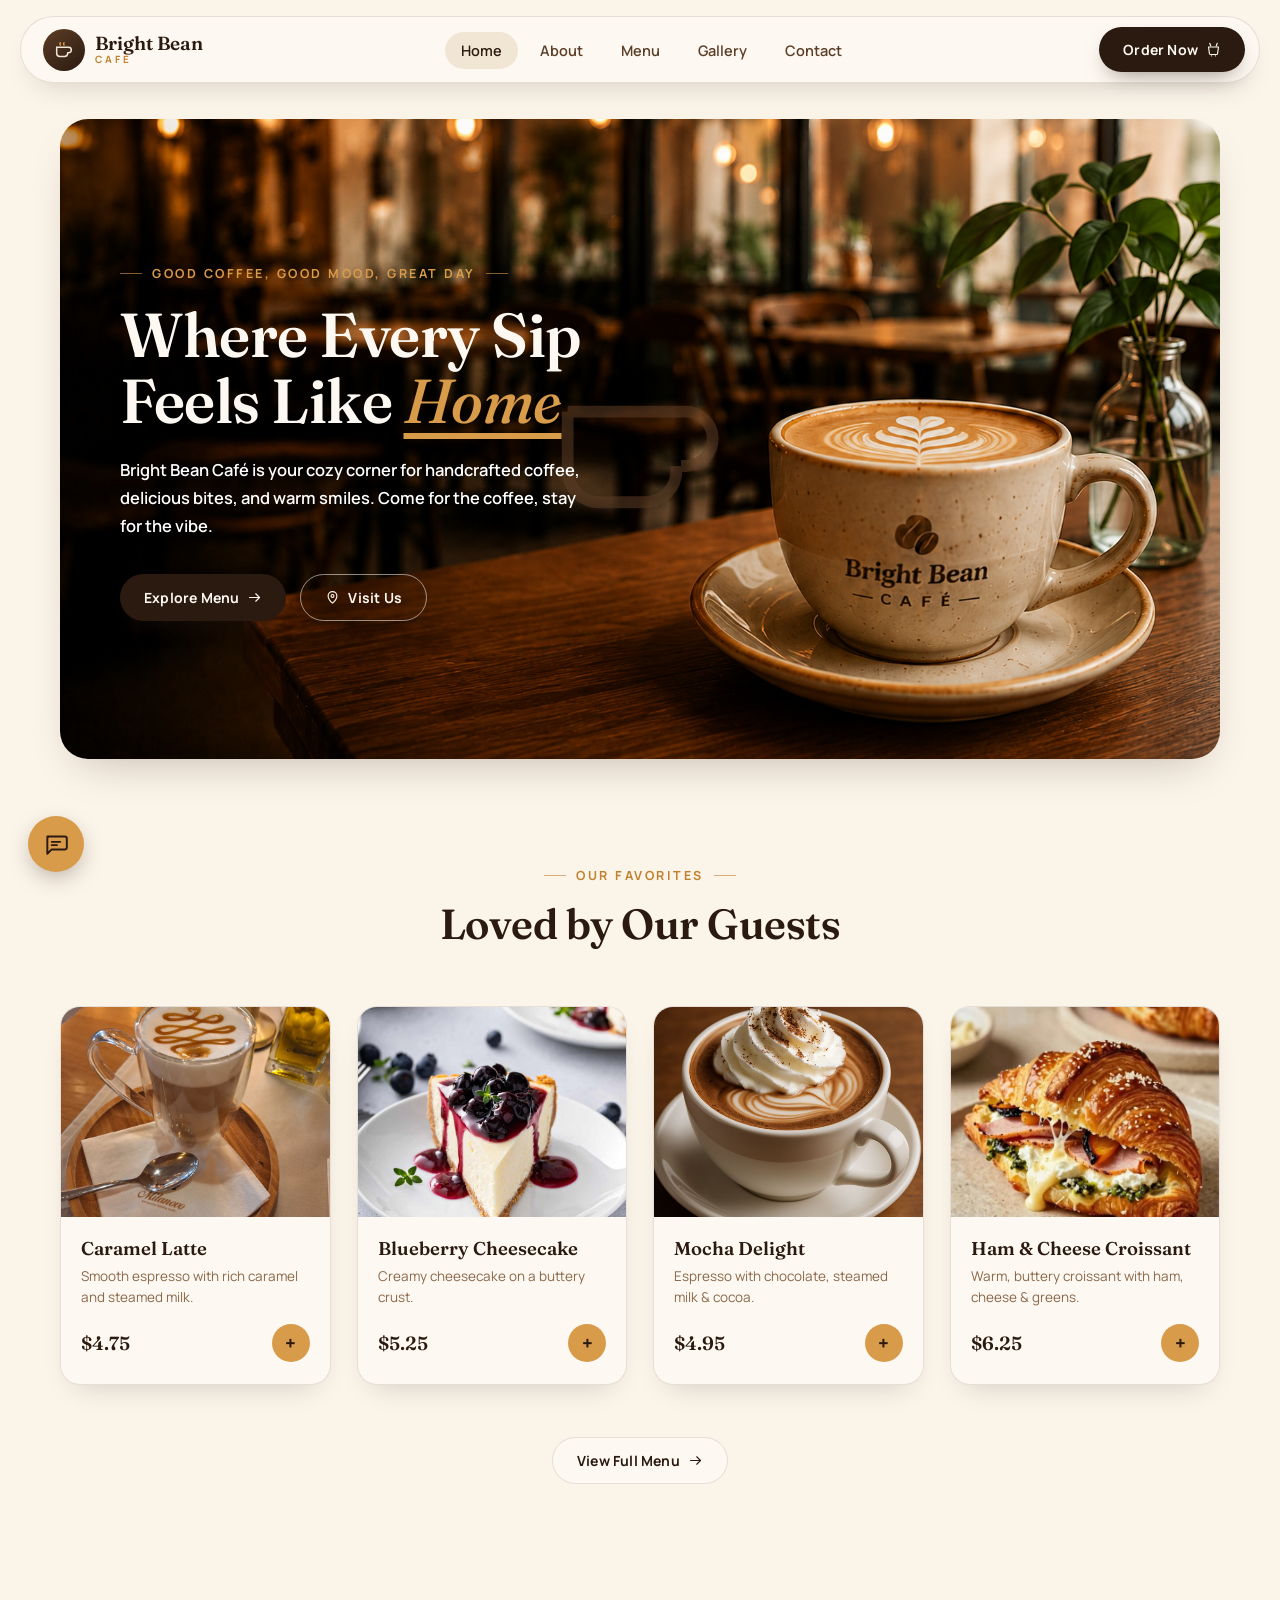
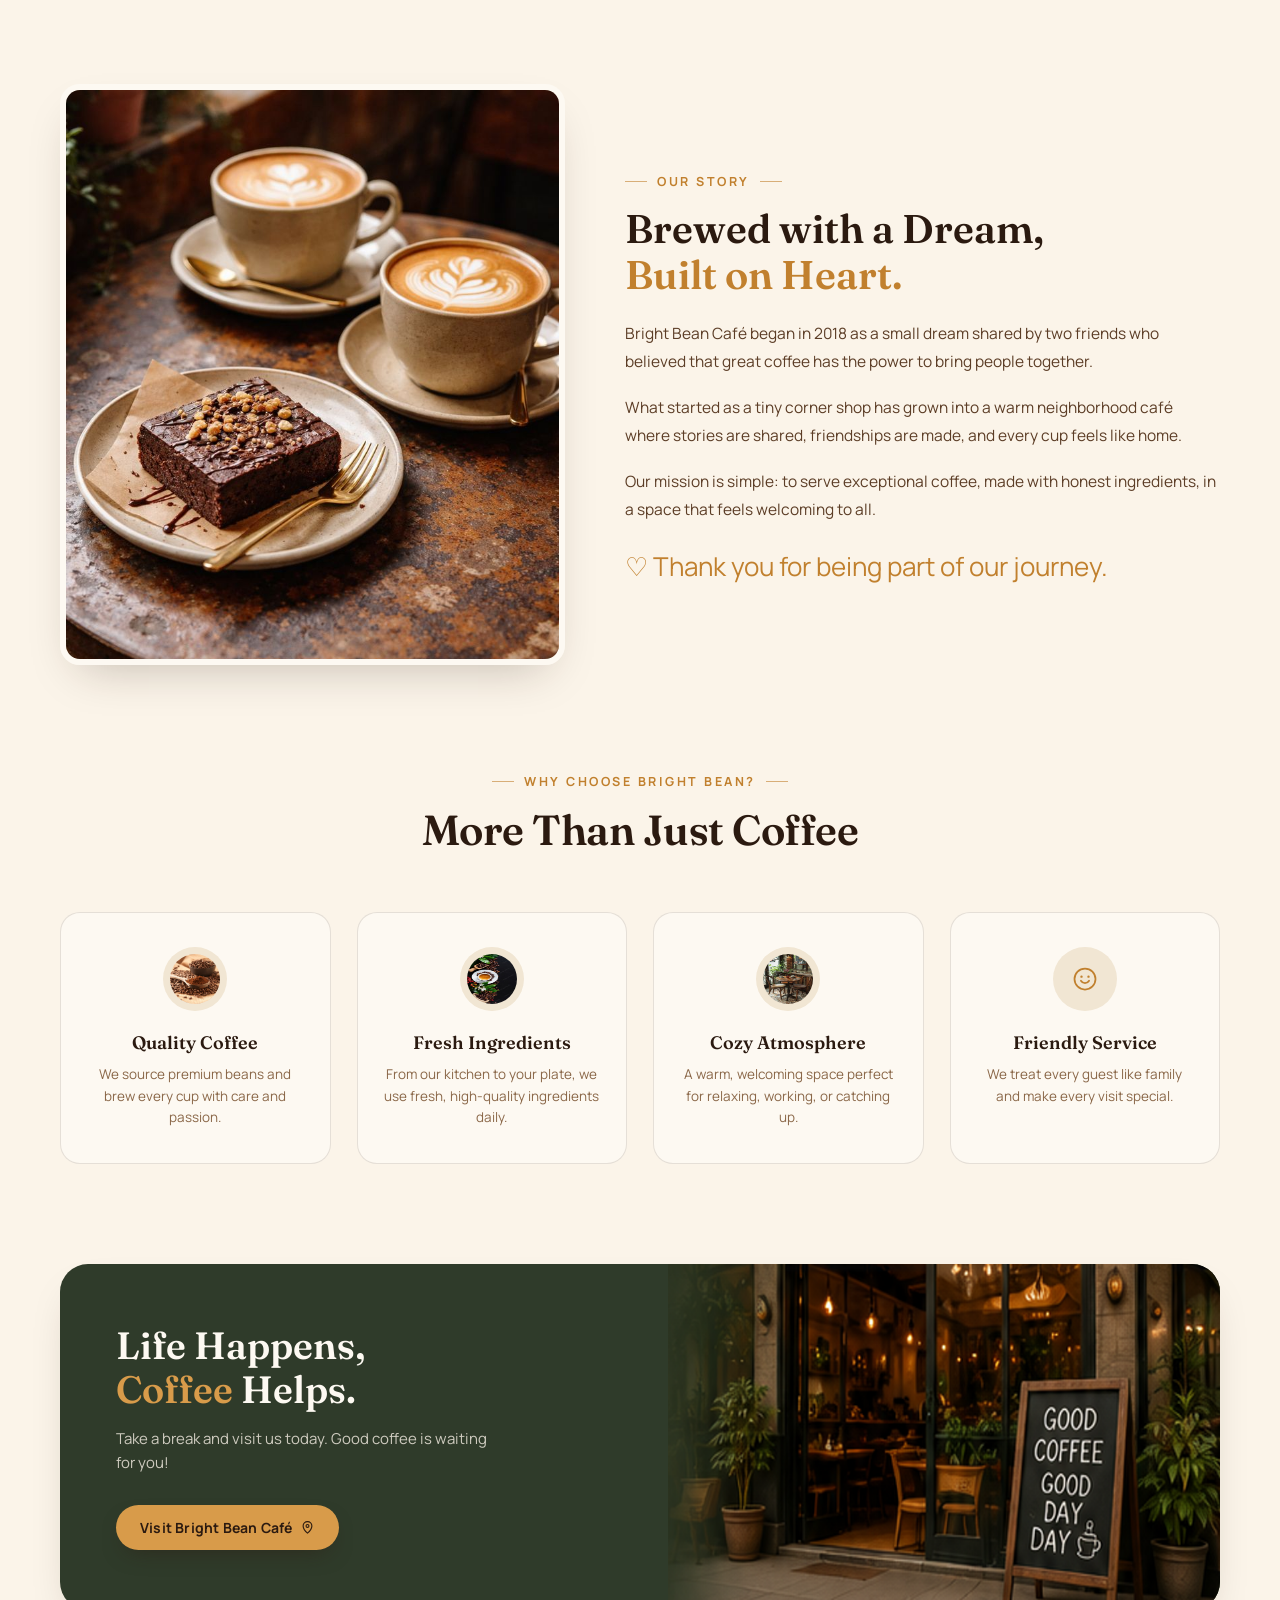
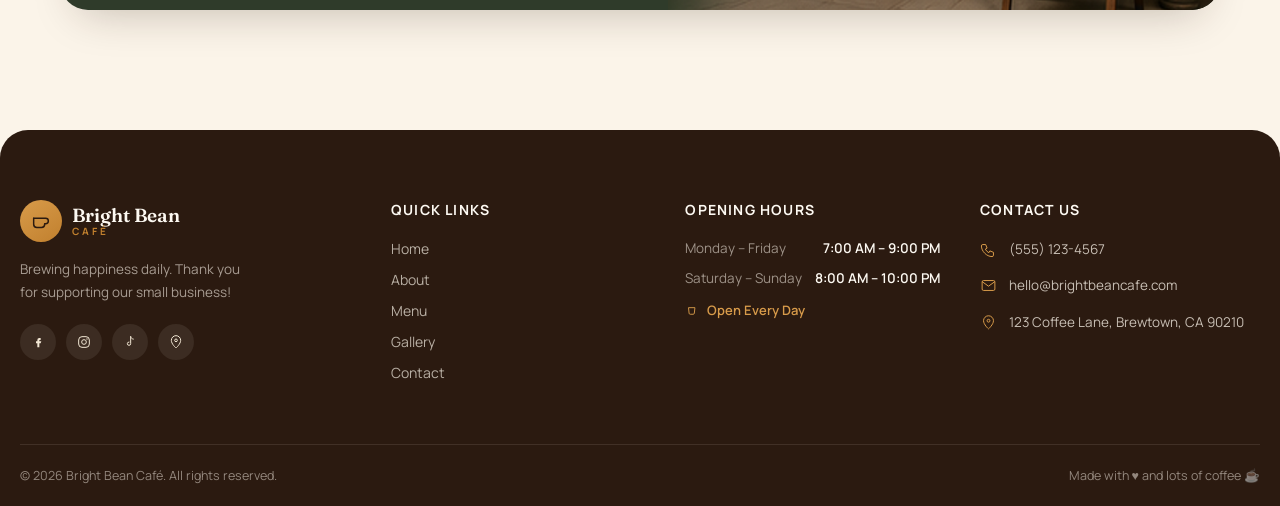
<file: index.html>
<!DOCTYPE html>
<html lang="en">
<head>
<meta charset="UTF-8">
<meta name="viewport" content="width=device-width, initial-scale=1.0">
<title>Bright Bean Café — Where Every Sip Feels Like Home</title>
<link rel="preconnect" href="https://fonts.googleapis.com">
<link href="https://fonts.googleapis.com/css2?family=Fraunces:ital,opsz,wght@0,9..144,300;0,9..144,500;0,9..144,600;0,9..144,700;1,9..144,500&family=Manrope:wght@400;500;600;700;800&display=swap" rel="stylesheet">
<style>

/* ============================================
   IMAGE SLOTS — where to drop in your photos
   ------------------------------------------------
   Every image lives inside a <div class="ph"> block.
   To add your own photo, just replace the empty
   background-image comment for that #id in the CSS
   section marked "IMAGE HOOKS" near the bottom,
   e.g.  #ph-hero { background-image:url('hero.jpg'); }
   Until then, each slot shows a soft placeholder so
   the layout stays intact.
   ============================================ */

:root{
  --cream:        #FBF4E9;
  --cream-soft:    #FDF9F2;
  --beige:        #F1E6D3;
  --coffee-950:   #2B1A10;
  --coffee-900:   #3B2415;
  --coffee-700:   #5C3D26;
  --coffee-500:   #8A6748;
  --caramel:      #D89B4A;
  --caramel-dark: #C1802E;
  --green:        #2F3B2A;
  --green-soft:   #4B5B41;
  --line:         rgba(59,36,21,0.12);
  --shadow-soft:  0 20px 45px -20px rgba(43,26,16,0.28);
  --shadow-card:  0 14px 30px -16px rgba(43,26,16,0.22);
  --radius-lg:    28px;
  --radius-md:    20px;
  --radius-sm:    14px;
  --font-display: "Fraunces", Georgia, serif;
  --font-body:    "Manrope", sans-serif;
}

*{ box-sizing:border-box; margin:0; padding:0; }
html{ scroll-behavior:smooth; }
body{
  font-family:var(--font-body);
  color:var(--coffee-950);
  background:var(--cream);
  -webkit-font-smoothing:antialiased;
  overflow-x:hidden;
}
img{ max-width:100%; display:block; }
a{ color:inherit; text-decoration:none; }
button{ font-family:inherit; cursor:pointer; border:none; }
ul{ list-style:none; }
.wrap{ max-width:1240px; margin:0 auto; padding:0 40px; }

/* eyebrow label */
.eyebrow{
  display:inline-flex; align-items:center; gap:10px;
  font-family:var(--font-body); font-weight:700; font-size:12.5px;
  letter-spacing:2.5px; text-transform:uppercase; color:var(--caramel-dark);
}
.eyebrow::before, .eyebrow::after{ content:""; width:22px; height:1px; background:var(--caramel-dark); opacity:.6; }

/* placeholder image styling (shared by all slots) */
.ph{
  position:relative;
  display:flex; align-items:center; justify-content:center;
  background:
    repeating-linear-gradient(135deg, rgba(59,36,21,0.05) 0 2px, transparent 2px 14px),
    linear-gradient(160deg, #EFE1CB, #E4D2B4);
  color:var(--coffee-700);
  background-size:cover; background-position:center;
  overflow:hidden;
}
 
.ph svg{ width:34%; height:34%; opacity:.55; }

/* ============ NAVBAR ============ */
.navbar{
  position:sticky; top:0; z-index:100;
  padding:16px 0;
}
.navbar .wrap{
  display:flex; align-items:center; justify-content:space-between;
  background:rgba(253,249,242,0.9);
  backdrop-filter:blur(14px);
  border:1px solid var(--line);
  border-radius:100px;
  padding:10px 14px 10px 22px;
  box-shadow:var(--shadow-card);
}
.logo{ display:flex; align-items:center; gap:10px; }
.logo-mark{
  width:42px; height:42px; border-radius:50%;
  background:linear-gradient(145deg, var(--coffee-700), var(--coffee-950));
  display:flex; align-items:center; justify-content:center;
  flex-shrink:0;
}
.logo-mark svg{ width:22px; height:22px; }
.logo-text{ line-height:1.05; }
.logo-text .brand{
  font-family:var(--font-display); font-weight:600; font-size:19px; color:var(--coffee-950);
}
.logo-text .sub{
  font-size:10px; letter-spacing:3px; color:var(--caramel-dark); font-weight:700;
}

.nav-links{ display:flex; align-items:center; gap:6px; }
.nav-links a{
  font-size:14.5px; font-weight:600; color:var(--coffee-700);
  padding:9px 16px; border-radius:100px; position:relative;
  transition:color .2s ease, background .2s ease;
}
.nav-links a:hover{ color:var(--coffee-950); background:var(--beige); }
.nav-links a.active{ color:var(--coffee-950); background:var(--beige); }

.btn{
  display:inline-flex; align-items:center; justify-content:center; gap:8px;
  font-weight:700; font-size:14px; letter-spacing:.2px;
  border-radius:100px; padding:13px 24px;
  transition:transform .25s ease, box-shadow .25s ease, background .25s ease, color .25s ease;
  white-space:nowrap;
}
.btn-primary{
  background:var(--coffee-950); color:var(--cream-soft);
  box-shadow:0 10px 22px -10px rgba(43,26,16,0.55);
}
.btn-primary:hover{ transform:translateY(-2px); box-shadow:0 16px 28px -12px rgba(43,26,16,0.6); }
.btn-outline{
  background:var(--cream-soft); color:var(--coffee-950); border:1.5px solid var(--line);
}
.btn-outline:hover{ background:var(--coffee-950); color:var(--cream-soft); transform:translateY(-2px); }
.btn-ghost{
  background:transparent; color:var(--cream-soft); border:1.5px solid rgba(251,244,233,0.55);
}
.btn-ghost:hover{ background:rgba(251,244,233,0.15); }

.nav-cta{ display:flex; align-items:center; gap:10px; }
.burger{
  display:none; width:42px; height:42px; border-radius:50%;
  background:var(--coffee-950); align-items:center; justify-content:center;
  flex-direction:column; gap:4px;
}
.burger span{ width:16px; height:2px; background:var(--cream); border-radius:2px; }

/* ============ HERO ============ */
.hero{ padding:20px 0 0; }
.hero-inner{
  position:relative;
  border-radius:var(--radius-lg);
  overflow:hidden;
  min-height:640px;
  display:flex; align-items:center;
  padding:70px 60px;
  box-shadow:var(--shadow-soft);
}
.hero-inner .ph{ position:absolute; inset:0; z-index:-1;
  background: url("Images2/hero-back2.png");
  background-size: cover;
 }
 
.hero-content{ position:relative; z-index:2; max-width:600px; color:var(--cream-soft); }
.hero .eyebrow{ color:var(--caramel); }
.hero .eyebrow::before, .hero .eyebrow::after{ background:var(--caramel); }
.hero h1{
  font-family:var(--font-display); font-weight:600;
  font-size:clamp(40px, 5.4vw, 62px); line-height:1.06;
  margin:20px 0 22px; letter-spacing:-0.5px;
}
.hero h1 em{ font-style:italic; color:var(--caramel); font-weight:500; text-decoration:underline; text-decoration-color: var(--caramel); text-underline-offset:10px; }
.hero p{
  font-size:16.5px; line-height:1.7; color: white;
  font-weight: 600;
  max-width:460px; margin-bottom:34px;
}
.hero-actions{ display:flex; gap:14px; flex-wrap:wrap; }

/* ============ SECTION HEADERS ============ */
.section{ padding:100px 0; }
.section-head{ text-align:center; max-width:600px; margin:0 auto 56px; }
.section-head h2{
  font-family:var(--font-display); font-weight:600;
  font-size:clamp(30px, 4vw, 42px); margin-top:14px; letter-spacing:-.5px;
}

/* ============ FAVORITES / MENU CARDS ============ */
.card-grid{
  display:grid; grid-template-columns:repeat(4, 1fr); gap:26px;
}
.food-card{
  background:var(--cream-soft); border-radius:var(--radius-md);
  overflow:hidden; border:1px solid var(--line);
  box-shadow:var(--shadow-card);
  transition:transform .35s ease, box-shadow .35s ease;
}
.food-card:hover{ transform:translateY(-8px); box-shadow:0 26px 40px -20px rgba(43,26,16,0.32); }
.food-card .ph{ height:210px; }
.food-card-body{ padding:20px 20px 22px; }
.food-card-body h3{
  font-family:var(--font-display); font-weight:600; font-size:18.5px; margin-bottom:6px;
}
.food-card-body p{
  font-size:13.5px; color:var(--coffee-500); line-height:1.55; min-height:40px;
}
.food-card-foot{
  display:flex; align-items:center; justify-content:space-between; margin-top:16px;
}
.price{ font-family:var(--font-display); font-weight:600; font-size:19px; color:var(--coffee-950); }
.add-btn{
  width:38px; height:38px; border-radius:50%;
  background:var(--caramel); color:var(--coffee-950); font-size:19px; font-weight:800;
  display:flex; align-items:center; justify-content:center;
  transition:transform .2s ease, background .2s ease;
}
.add-btn:hover{ background:var(--coffee-950); color:var(--caramel); transform:scale(1.08) rotate(90deg); }

.section-cta{ text-align:center; margin-top:52px; }

/* ============ STORY SECTION ============ */
.story{
  display:grid; grid-template-columns:0.85fr 1fr; gap:60px; align-items:center;
}
.story .ph{
  aspect-ratio:4/4.6; border-radius:var(--radius-md);
  box-shadow:var(--shadow-soft); border:6px solid var(--cream-soft);
}
.story-text h2{
  font-family:var(--font-display); font-weight:600;
  font-size:clamp(28px, 3.4vw, 40px); line-height:1.15; margin:16px 0 22px;
}
.story-text h2 em{ font-style:normal; color:var(--caramel-dark); display:block; }
.story-text p{ font-size:15.5px; line-height:1.8; color:var(--coffee-700); margin-bottom:18px; }
.story-signoff{
  font-family:var(--font-script); font-size:26px; color:var(--caramel-dark);
  margin-top:24px;
}

/* ============ WHY CHOOSE ============ */
.why-grid{
  display:grid; grid-template-columns:repeat(4, 1fr); gap:26px;
}
.why-card{
  background:var(--cream-soft); border:1px solid var(--line); border-radius:var(--radius-md);
  padding:34px 26px; text-align:center;
  transition:transform .3s ease, box-shadow .3s ease, border-color .3s ease;
}
.why-card:hover{ transform:translateY(-6px); box-shadow:var(--shadow-card); border-color:transparent; }
.why-icon{
  width:64px; height:64px; border-radius:50%; margin:0 auto 20px;
  background:var(--beige); display:flex; align-items:center; justify-content:center; 
}
.why-icon img{
  height: 50px;
  width: 50px;
  border-radius: 50%;
}
.why-icon svg{ width:28px; height:28px; }
.why-card h3{ font-family:var(--font-display); font-weight:600; font-size:18px; margin-bottom:10px; }
.why-card p{ font-size:13.5px; color:var(--coffee-500); line-height:1.6; }

/* ============ PROMO CTA ============ */
.promo{
  border-radius:var(--radius-lg);
  background:var(--green);
  display:grid; grid-template-columns:1.1fr 1fr; align-items:stretch;
  overflow:hidden;
  box-shadow:var(--shadow-soft);
  position:relative;
}
.promo-text{ padding:60px 56px; color:var(--cream-soft); align-self:center; position:relative; z-index:2; }
.promo-text h2{
  font-family:var(--font-display); font-weight:600; font-size:clamp(28px, 3.4vw, 38px);
  line-height:1.15; margin-bottom:16px;
}
.promo-text h2 span{ color:var(--caramel); }
.promo-text p{ font-size:15px; color:rgba(251,244,233,0.78); margin-bottom:30px; line-height:1.6; max-width:380px; }
.promo .ph img{ height:100%; width: 100%;}
.promo-icon-deco{
  position:absolute; top:24px; right:-10px; width:110px; height:110px; opacity:.15; z-index:1;
}

/* ============ FOOTER ============ */
footer{ background:var(--coffee-950); color:rgba(251,244,233,0.75); margin-top:20px; border-radius: var(--radius-lg) var(--radius-lg) 0 0;}
.footer-top{ padding:70px 0 50px; }
.footer-grid{
  display:grid; grid-template-columns:1.3fr 1fr 1fr 1.1fr; gap:40px;
}
.footer-brand .logo-text .brand{ color:var(--cream-soft); }
.footer-brand p{ font-size:13.5px; line-height:1.7; margin:16px 0 20px; max-width:230px; color:rgba(251,244,233,0.6); }
.footer-brand .logo-mark{ background:linear-gradient(145deg, var(--caramel), var(--caramel-dark)); }
.social-row{ display:flex; gap:10px; }
.social-row a{
  width:36px; height:36px; border-radius:50%; background:rgba(251,244,233,0.08);
  display:flex; align-items:center; justify-content:center; transition:background .2s ease, transform .2s ease;
}
.social-row a:hover{ background:var(--caramel); transform:translateY(-3px); }
.social-row svg{ width:16px; height:16px; }

.footer-col h4{
  font-family:var(--font-body); font-size:14px; font-weight:700; color:var(--cream-soft);
  text-transform:uppercase; letter-spacing:1.2px; margin-bottom:20px;
}
.footer-col ul li{ margin-bottom:12px; font-size:14px; }
.footer-col ul li a{ color:rgba(251,244,233,0.68); transition:color .2s ease, padding-left .2s ease; }
.footer-col ul li a:hover{ color:var(--caramel); padding-left:4px; }

.hours-row{ display:flex; justify-content:space-between; font-size:13.5px; margin-bottom:12px; gap:10px;}
.hours-row span:first-child{ color:rgba(251,244,233,0.55); }
.hours-row span:last-child{ font-weight:600; color:var(--cream-soft); text-align:right; }
.hours-note{ display:flex; align-items:center; gap:8px; font-size:13px; color:var(--caramel); margin-top:14px; font-weight:600; }

.contact-item{ display:flex; align-items:flex-start; gap:12px; margin-bottom:16px; font-size:13.5px; line-height:1.5; }
.contact-item svg{ width:17px; height:17px; flex-shrink:0; margin-top:2px; color:var(--caramel); }

.footer-bottom{
  border-top:1px solid rgba(251,244,233,0.1);
  padding:22px 0; display:flex; justify-content:space-between; align-items:center;
  font-size:12.5px; color:rgba(251,244,233,0.5);
}

/* ============ SCROLL REVEAL ============ */
.reveal{ opacity:0; transform:translateY(26px); transition:opacity .7s ease, transform .7s ease; }
.reveal.in-view{ opacity:1; transform:translateY(0); }

/* ============ RESPONSIVE ============ */
@media (max-width:980px){
  .wrap{ padding:0 24px; }
  .card-grid, .why-grid{ grid-template-columns:repeat(2, 1fr); }
  .promo{ grid-template-columns:1fr; }
  .promo .ph{ min-height:220px; order:-1; }
  .footer-grid{ grid-template-columns:1fr 1fr; }
}
@media (max-width:760px){
  .nav-links{
    position:absolute; top:calc(100% + 10px); left:0; right:0;
    background:var(--cream-soft); border:1px solid var(--line); border-radius:20px;
    flex-direction:column; align-items:stretch; padding:12px; gap:2px;
    box-shadow:var(--shadow-card);
    display:none;
  }
  .nav-links.open{ display:flex; }
  .nav-links a{ padding:12px 16px; }
  .burger{ display:flex; }
  .btn-primary.nav-order{ display:none; }
  .hero-inner{ padding:44px 26px; min-height:560px; }
  .hero p{ max-width:100%; }
  .card-grid, .why-grid{ grid-template-columns:1fr; }
  .section{ padding:70px 0; }
  .promo-text{ padding:40px 28px; }
  .footer-grid{ grid-template-columns:1fr; gap:34px; }
  .footer-bottom{ flex-direction:column; gap:8px; text-align:center; }
}

/* ============ IMAGE HOOKS ============
   Uncomment / edit any line below once you have a photo,
   or simply set the same selector's background-image in
   your own stylesheet loaded after this one.
--------------------------------------------------------- */
/* #ph-hero        { background-image:url('images/hero.jpg'); } */
/* #ph-caramel     { background-image:url('images/caramel-latte.jpg'); } */
/* #ph-cheesecake  { background-image:url('images/blueberry-cheesecake.jpg'); } */
/* #ph-mocha       { background-image:url('images/mocha-delight.jpg'); } */
/* #ph-croissant   { background-image:url('images/ham-cheese-croissant.jpg'); } */
/* #ph-promo       { background-image:url('images/storefront.jpg'); } */

</style>
</head>
<body>

<!-- ============ NAVBAR ============ -->
<nav class="navbar">
  <div class="wrap">
    <a href="#home" class="logo">
      <span class="logo-mark">
        <svg viewBox="0 0 24 24" fill="none"><path d="M4 9h13a3 3 0 0 1 0 6h-.5" stroke="#F1E6D3" stroke-width="1.6" stroke-linecap="round"/><path d="M4 9v6.5A3.5 3.5 0 0 0 7.5 19h5A3.5 3.5 0 0 0 16 15.5V15" stroke="#F1E6D3" stroke-width="1.6" stroke-linecap="round"/><path d="M8 4c-.8.8-.8 1.6 0 2.4M12 4c-.8.8-.8 1.6 0 2.4" stroke="#D89B4A" stroke-width="1.6" stroke-linecap="round"/></svg>
      </span>
      <span class="logo-text">
        <div class="brand">Bright Bean</div>
        <div class="sub">CAFÉ</div>
      </span>
    </a>

    <ul class="nav-links" id="navLinks">
      <li><a href="#home" class="active">Home</a></li>
      <li><a href="#about">About</a></li>
      <li><a href="html/menu.html">Menu</a></li>
      <li><a href="gallery.html">Gallery</a></li>
      <li><a href="html/contact.html">Contact</a></li>
    </ul>

    <div class="nav-cta">
      <button class="btn btn-primary nav-order">Order Now
        <svg width="15" height="15" viewBox="0 0 24 24" fill="none"><path d="M6 2l1.5 4M18 2l-1.5 4M4 8h16l-1.5 10.5a2 2 0 0 1-2 1.5H7.5a2 2 0 0 1-2-1.5L4 8z" stroke="currentColor" stroke-width="1.8" stroke-linecap="round" stroke-linejoin="round"/><circle cx="9" cy="22" r="1" fill="currentColor"/><circle cx="15" cy="22" r="1" fill="currentColor"/></svg>
      </button>
      <button class="burger" id="burgerBtn" aria-label="Open menu"><span></span><span></span><span></span></button>
    </div>
  </div>
</nav>

<!-- ============ HERO ============ -->
<header class="hero" id="home">
  <div class="wrap">
    <div class="hero-inner">
      <div class="ph" id="ph-hero" data-label="Add: café interior + latte cup photo">
        <svg viewBox="0 0 24 24" fill="none"><path d="M4 9h13a3 3 0 0 1 0 6h-.5" stroke="currentColor" stroke-width="1.3"/><path d="M4 9v6.5A3.5 3.5 0 0 0 7.5 19h5A3.5 3.5 0 0 0 16 15.5V15" stroke="currentColor" stroke-width="1.3"/></svg>
      </div>
      <div class="hero-overlay"></div>
      <div class="hero-content reveal">
        <span class="eyebrow">Good Coffee, Good Mood, Great Day</span>
        <h1>Where Every Sip<br>Feels Like <em>Home</em></h1>
        <p>Bright Bean Café is your cozy corner for handcrafted coffee, delicious bites, and warm smiles. Come for the coffee, stay for the vibe.</p>
        <div class="hero-actions">
          <a href="#menu" class="btn btn-primary">Explore Menu
            <svg width="15" height="15" viewBox="0 0 24 24" fill="none"><path d="M4 12h16M14 6l6 6-6 6" stroke="currentColor" stroke-width="1.8" stroke-linecap="round" stroke-linejoin="round"/></svg>
          </a>
          <a href="#contact" class="btn btn-ghost">
            <svg width="15" height="15" viewBox="0 0 24 24" fill="none"><path d="M12 21s7-6.1 7-11.5A7 7 0 0 0 5 9.5C5 14.9 12 21 12 21z" stroke="currentColor" stroke-width="1.8" stroke-linejoin="round"/><circle cx="12" cy="9.5" r="2.3" stroke="currentColor" stroke-width="1.8"/></svg>
            Visit Us
          </a>
        </div>
      </div>
    </div>
  </div>
</header>

<!-- ============ FAVORITES / MENU ============ -->
<section class="section" id="menu">
  <div class="wrap">
    <div class="section-head reveal">
      <span class="eyebrow">Our Favorites</span>
      <h2>Loved by Our Guests</h2>
    </div>

    <div class="card-grid">
      <article class="food-card reveal">
        <div class="ph" id="ph-caramel" data-label="Caramel latte photo">
          <img src="Images2/caramel.jpg" alt="">
        </div>
        <div class="food-card-body">
          <h3>Caramel Latte</h3>
          <p>Smooth espresso with rich caramel and steamed milk.</p>
          <div class="food-card-foot">
            <span class="price">$4.75</span>
            <button class="add-btn" aria-label="Add Caramel Latte">+</button>
          </div>
        </div>
      </article>

      <article class="food-card reveal">
        <div class="ph" id="ph-cheesecake" data-label="Blueberry cheesecake photo">
           <img src="Images2/blueberry.jpg" alt="">
        </div>
        <div class="food-card-body">
          <h3>Blueberry Cheesecake</h3>
          <p>Creamy cheesecake on a buttery crust.</p>
          <div class="food-card-foot">
            <span class="price">$5.25</span>
            <button class="add-btn" aria-label="Add Blueberry Cheesecake">+</button>
          </div>
        </div>
      </article>

      <article class="food-card reveal">
        <div class="ph" id="ph-mocha" data-label="Mocha delight photo">
           <img src="Images2/mocha.jpg" alt="">
        </div>
        <div class="food-card-body">
          <h3>Mocha Delight</h3>
          <p>Espresso with chocolate, steamed milk &amp; cocoa.</p>
          <div class="food-card-foot">
            <span class="price">$4.95</span>
            <button class="add-btn" aria-label="Add Mocha Delight">+</button>
          </div>
        </div>
      </article>

      <article class="food-card reveal">
        <div class="ph" id="ph-croissant" data-label="Ham &amp; cheese croissant photo">
           <img src="Images2/ham.jpg" alt="">
        </div>
        <div class="food-card-body">
          <h3>Ham &amp; Cheese Croissant</h3>
          <p>Warm, buttery croissant with ham, cheese &amp; greens.</p>
          <div class="food-card-foot">
            <span class="price">$6.25</span>
            <button class="add-btn" aria-label="Add Ham and Cheese Croissant">+</button>
          </div>
        </div>
      </article>
    </div>

    <div class="section-cta reveal">
      <a href="html/menu.html" class="btn btn-outline">View Full Menu
        <svg width="15" height="15" viewBox="0 0 24 24" fill="none"><path d="M4 12h16M14 6l6 6-6 6" stroke="currentColor" stroke-width="1.8" stroke-linecap="round" stroke-linejoin="round"/></svg>
      </a>
    </div>
  </div>
</section>


<!-- =========== About us ========================================== -->
<section class="section" id="about">
  <div class="wrap story">
    <div class="ph reveal" id="ph-story" data-label="Add: storefront sign + latte photo">
       <img src="Images2/aboutus.jpg" alt="">
    </div>
    <div class="story-text reveal">
      <span class="eyebrow">Our Story</span>
      <h2>Brewed with a Dream,<em>Built on Heart.</em></h2>
      <p>Bright Bean Café began in 2018 as a small dream shared by two friends who believed that great coffee has the power to bring people together.</p>
      <p>What started as a tiny corner shop has grown into a warm neighborhood café where stories are shared, friendships are made, and every cup feels like home.</p>
      <p>Our mission is simple: to serve exceptional coffee, made with honest ingredients, in a space that feels welcoming to all.</p>
      <div class="story-signoff">♡ Thank you for being part of our journey.</div>
    </div>
  </div>
</section>

<!-- ============ WHY CHOOSE ============ -->
<section class="section"  style="padding-top:0;">
  <div class="wrap">
    <div class="section-head reveal">
      <span class="eyebrow">Why Choose Bright Bean?</span>
      <h2>More Than Just Coffee</h2>
    </div>

    <div class="why-grid">
      <div class="why-card reveal">
        <div class="why-icon">
           <img src="Images2/quality.jpg" alt="">
        </div>
        <h3>Quality Coffee</h3>
        <p>We source premium beans and brew every cup with care and passion.</p>
      </div>
      <div class="why-card reveal">
        <div class="why-icon">
          <img src="Images2/fresh.jpg" alt="">
        </div>
        <h3>Fresh Ingredients</h3>
        <p>From our kitchen to your plate, we use fresh, high-quality ingredients daily.</p>
      </div>
      <div class="why-card reveal">
        <div class="why-icon">
           <img src="Images2/sofa.jpg" alt="">
        </div>
        <h3>Cozy Atmosphere</h3>
        <p>A warm, welcoming space perfect for relaxing, working, or catching up.</p>
      </div>
      <div class="why-card reveal">
        <div class="why-icon">
          <svg viewBox="0 0 24 24" fill="none"><circle cx="12" cy="12" r="9" stroke="#C1802E" stroke-width="1.5"/><path d="M8.5 13.5s1.2 2 3.5 2 3.5-2 3.5-2" stroke="#C1802E" stroke-width="1.5" stroke-linecap="round"/><circle cx="9" cy="10" r="1" fill="#C1802E"/><circle cx="15" cy="10" r="1" fill="#C1802E"/></svg>
        </div>
        <h3>Friendly Service</h3>
        <p>We treat every guest like family and make every visit special.</p>
      </div>
    </div>
  </div>
</section>

<!-- ============ PROMO CTA ============ -->
<section class="section" id="gallery" style="padding-top:0;">
  <div class="wrap">
    <div class="promo reveal">
      <div class="promo-text">
        <h2>Life Happens,<br><span>Coffee</span> Helps.</h2>
        <p>Take a break and visit us today. Good coffee is waiting for you!</p>
        <a href="#contact" class="btn btn-primary" style="background:var(--caramel); color:var(--coffee-950);">Visit Bright Bean Café
          <svg width="15" height="15" viewBox="0 0 24 24" fill="none"><path d="M12 21s7-6.1 7-11.5A7 7 0 0 0 5 9.5C5 14.9 12 21 12 21z" stroke="currentColor" stroke-width="1.8" stroke-linejoin="round"/><circle cx="12" cy="9.5" r="2.3" stroke="currentColor" stroke-width="1.8"/></svg>
        </a>
      </div>
      <div class="ph" id="ph-promo" data-label="Add: storefront / signage photo">
         <img src="Images2/cta_banner.png" alt="" >
      </div>
    </div>
  </div>
</section>

<!-- ============ FOOTER ============ -->
<footer id="contact">
  <div class="wrap footer-top">
    <div class="footer-grid">
      <div class="footer-brand">
        <a href="#home" class="logo">
          <span class="logo-mark">
            <svg viewBox="0 0 24 24" fill="none"><path d="M4 9h13a3 3 0 0 1 0 6h-.5" stroke="#2B1A10" stroke-width="1.6" stroke-linecap="round"/><path d="M4 9v6.5A3.5 3.5 0 0 0 7.5 19h5A3.5 3.5 0 0 0 16 15.5V15" stroke="#2B1A10" stroke-width="1.6" stroke-linecap="round"/></svg>
          </span>
          <span class="logo-text">
            <div class="brand">Bright Bean</div>
            <div class="sub">CAFÉ</div>
          </span>
        </a>
        <p>Brewing happiness daily. Thank you for supporting our small business!</p>
        <div class="social-row">
          <a href="#" aria-label="Facebook"><svg viewBox="0 0 24 24" fill="none"><path d="M14 9h2V6h-2a3 3 0 0 0-3 3v2H9v3h2v6h3v-6h2l1-3h-3v-1.5c0-.5.3-.5.5-.5z" fill="#F1E6D3"/></svg></a>
          <a href="#" aria-label="Instagram"><svg viewBox="0 0 24 24" fill="none"><rect x="4" y="4" width="16" height="16" rx="5" stroke="#F1E6D3" stroke-width="1.5"/><circle cx="12" cy="12" r="3.5" stroke="#F1E6D3" stroke-width="1.5"/><circle cx="16.5" cy="7.5" r="1" fill="#F1E6D3"/></svg></a>
          <a href="#" aria-label="TikTok"><svg viewBox="0 0 24 24" fill="none"><path d="M13 4v10.5a2.5 2.5 0 1 1-2.5-2.5" stroke="#F1E6D3" stroke-width="1.5" stroke-linecap="round"/><path d="M13 4c.3 2 2 3.5 4 3.7" stroke="#F1E6D3" stroke-width="1.5" stroke-linecap="round"/></svg></a>
          <a href="#" aria-label="Location"><svg viewBox="0 0 24 24" fill="none"><path d="M12 21s7-6.1 7-11.5A7 7 0 0 0 5 9.5C5 14.9 12 21 12 21z" stroke="#F1E6D3" stroke-width="1.5" stroke-linejoin="round"/><circle cx="12" cy="9.5" r="2" stroke="#F1E6D3" stroke-width="1.5"/></svg></a>
        </div>
      </div>

      <div class="footer-col">
        <h4>Quick Links</h4>
        <ul>
          <li><a href="#home">Home</a></li>
          <li><a href="#about">About</a></li>
          <li><a href="#menu">Menu</a></li>
          <li><a href="#gallery">Gallery</a></li>
          <li><a href="#contact">Contact</a></li>
        </ul>
      </div>

      <div class="footer-col">
        <h4>Opening Hours</h4>
        <div class="hours-row"><span>Monday – Friday</span><span>7:00 AM – 9:00 PM</span></div>
        <div class="hours-row"><span>Saturday – Sunday</span><span>8:00 AM – 10:00 PM</span></div>
        <div class="hours-note">
          <svg width="14" height="14" viewBox="0 0 24 24" fill="none"><path d="M6 8h11l-1 9.5a2 2 0 0 1-2 1.8H9a2 2 0 0 1-2-1.8L6 8z" stroke="currentColor" stroke-width="1.6"/></svg>
          Open Every Day
        </div>
      </div>

      <div class="footer-col">
        <h4>Contact Us</h4>
        <div class="contact-item">
          <svg viewBox="0 0 24 24" fill="none"><path d="M4 5h4l2 5-2.5 1.5a11 11 0 0 0 5 5L14 14l5 2v4a2 2 0 0 1-2 2C9.5 22 2 14.5 2 7a2 2 0 0 1 2-2z" stroke="currentColor" stroke-width="1.4"/></svg>
          <span>(555) 123-4567</span>
        </div>
        <div class="contact-item">
          <svg viewBox="0 0 24 24" fill="none"><rect x="3" y="5" width="18" height="14" rx="2" stroke="currentColor" stroke-width="1.4"/><path d="M3 6.5l9 6.5 9-6.5" stroke="currentColor" stroke-width="1.4"/></svg>
          <span>hello@brightbeancafe.com</span>
        </div>
        <div class="contact-item">
          <svg viewBox="0 0 24 24" fill="none"><path d="M12 21s7-6.1 7-11.5A7 7 0 0 0 5 9.5C5 14.9 12 21 12 21z" stroke="currentColor" stroke-width="1.4" stroke-linejoin="round"/><circle cx="12" cy="9.5" r="2" stroke="currentColor" stroke-width="1.4"/></svg>
          <span>123 Coffee Lane, Brewtown, CA 90210</span>
        </div>
      </div>
    </div>
  </div>

  <div class="wrap footer-bottom">
    <span>© 2026 Bright Bean Café. All rights reserved.</span>
    <span>Made with ♥ and lots of coffee ☕</span>
  </div>
</footer>

<script>
// ---- Mobile nav toggle ----
const burger = document.getElementById('burgerBtn');
const navLinks = document.getElementById('navLinks');
burger.addEventListener('click', () => {
  navLinks.classList.toggle('open');
});
navLinks.querySelectorAll('a').forEach(link => {
  link.addEventListener('click', () => navLinks.classList.remove('open'));
});

// ---- Active nav link on scroll ----
const sections = document.querySelectorAll('section[id], header[id]');
const navItems = document.querySelectorAll('.nav-links a');
const setActive = () => {
  let current = sections[0]?.id;
  const scrollPos = window.scrollY + 140;
  sections.forEach(sec => {
    if (scrollPos >= sec.offsetTop) current = sec.id;
  });
  navItems.forEach(a => {
    a.classList.toggle('active', a.getAttribute('href') === '#' + current);
  });
};
window.addEventListener('scroll', setActive);
setActive();

// ---- Scroll reveal ----
const revealEls = document.querySelectorAll('.reveal');
const io = new IntersectionObserver((entries) => {
  entries.forEach(entry => {
    if (entry.isIntersecting) {
      entry.target.classList.add('in-view');
      io.unobserve(entry.target);
    }
  });
}, { threshold: 0.15 });
revealEls.forEach(el => io.observe(el));

// ---- "Add to cart" micro-interaction ----
document.querySelectorAll('.add-btn').forEach(btn => {
  btn.addEventListener('click', () => {
    btn.textContent = '✓';
    btn.style.background = 'var(--green)';
    btn.style.color = '#F1E6D3';
    setTimeout(() => {
      btn.textContent = '+';
      btn.style.background = '';
      btn.style.color = '';
    }, 900);
  });
});

// ---- Order Now smooth-scrolls to menu ----
document.querySelectorAll('.nav-order').forEach(btn => {
  btn.addEventListener('click', () => {
    document.getElementById('menu').scrollIntoView({ behavior: 'smooth' });
  });
});
</script>
<script src="js/chat-widget.js"></script>
</body>
</html>
</file>
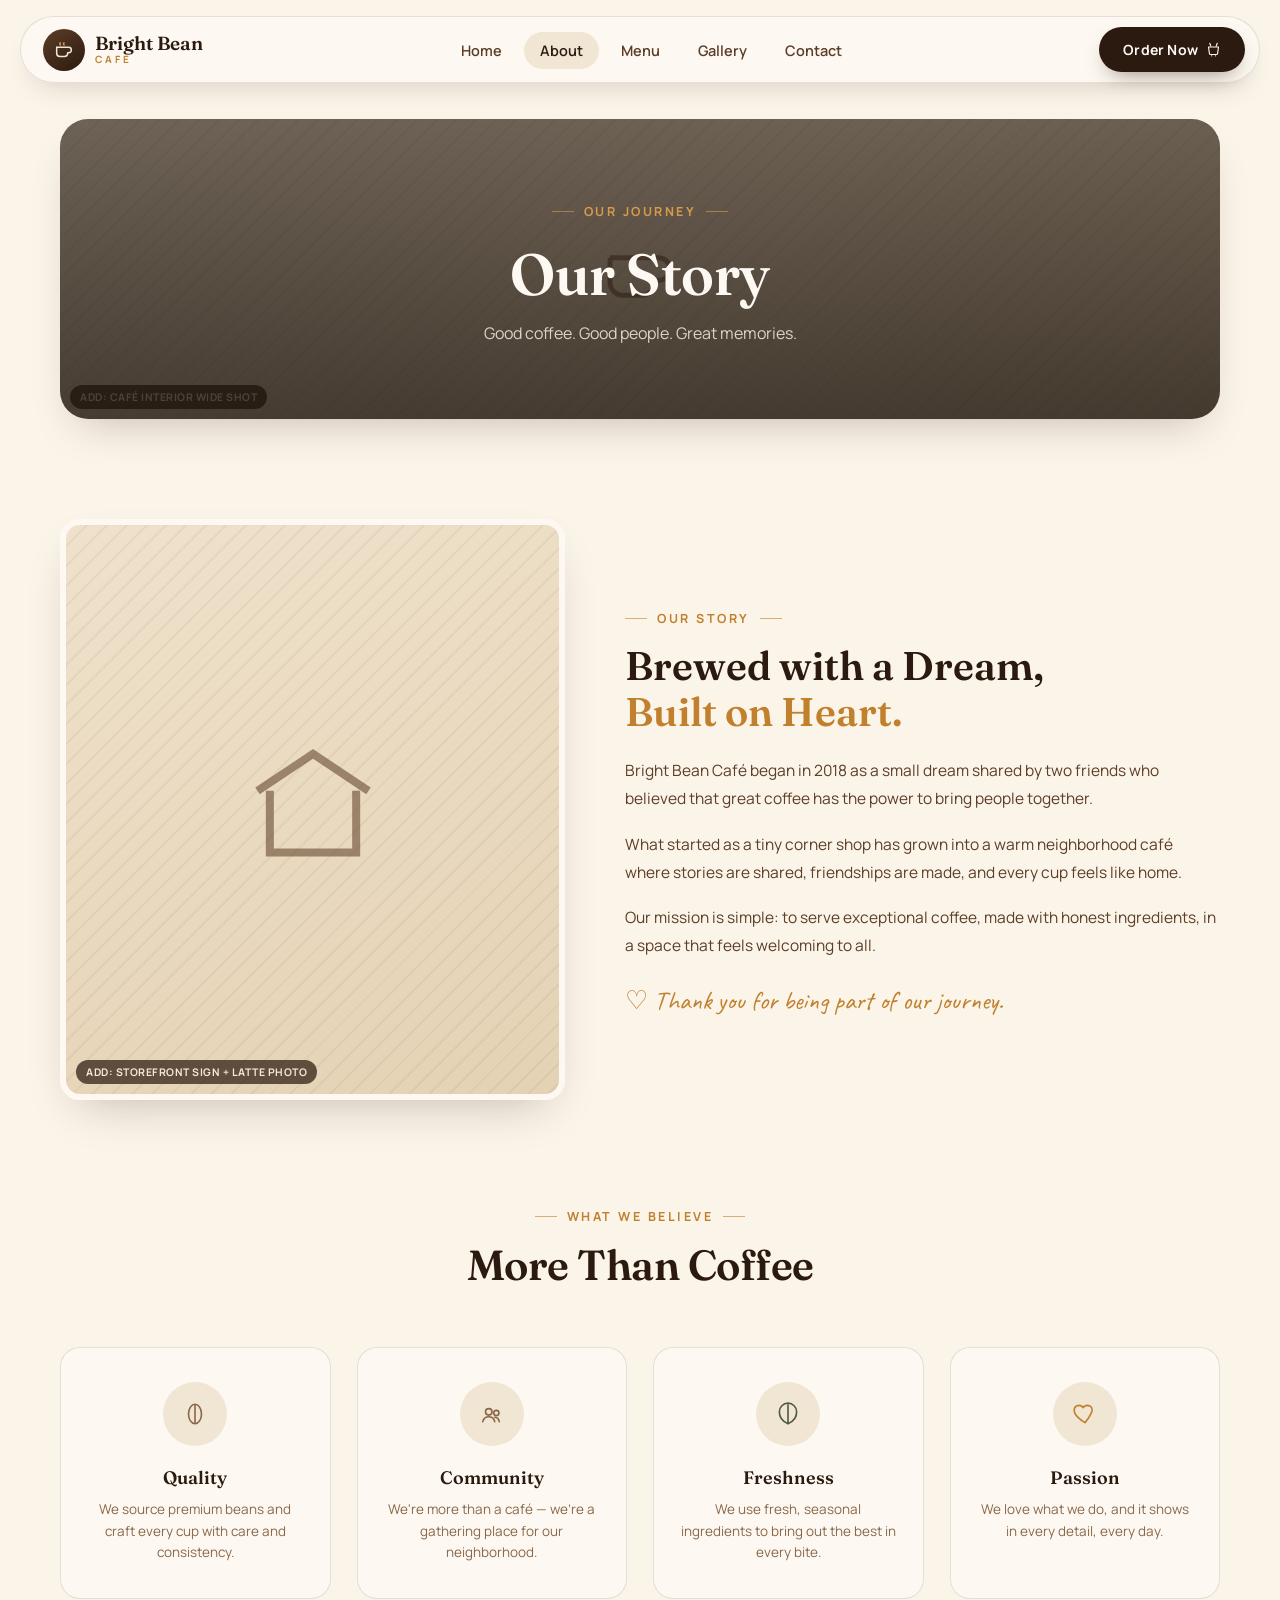
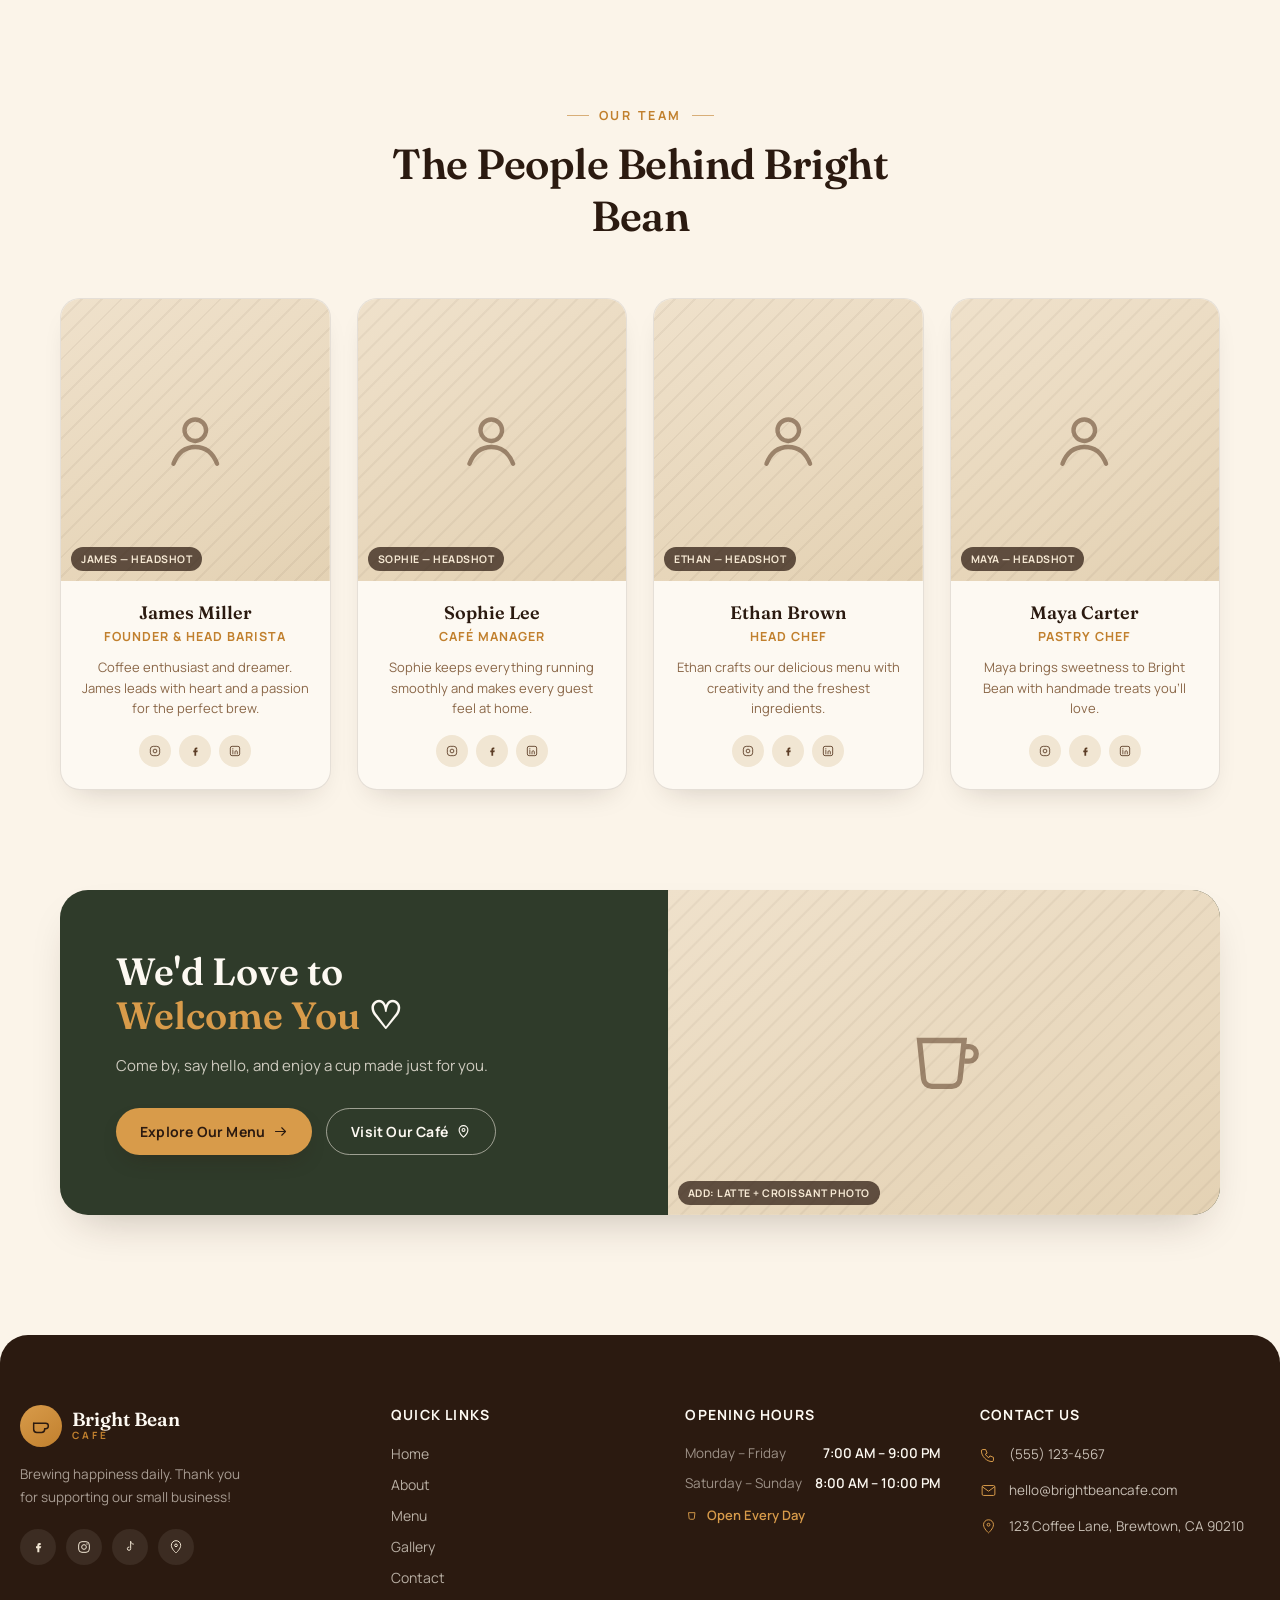
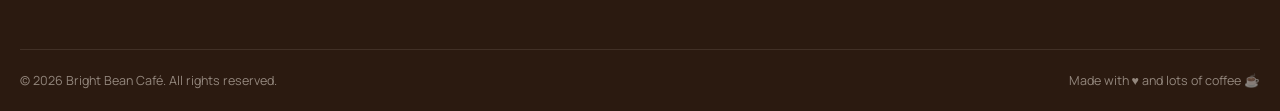
<file: bright-bean-cafe-about.html>
<!DOCTYPE html>
<html lang="en">
<head>
<meta charset="UTF-8">
<meta name="viewport" content="width=device-width, initial-scale=1.0">
<title>Our Story — Bright Bean Café</title>
<link rel="preconnect" href="https://fonts.googleapis.com">
<link href="https://fonts.googleapis.com/css2?family=Fraunces:ital,opsz,wght@0,9..144,300;0,9..144,500;0,9..144,600;0,9..144,700;1,9..144,500&family=Manrope:wght@400;500;600;700;800&family=Caveat:wght@600&display=swap" rel="stylesheet">
<style>

/* ============================================
   IMAGE SLOTS — where to drop in your photos
   ------------------------------------------------
   Every image lives inside a <div class="ph"> block.
   To add your own photo, replace the empty
   background-image comment for that #id in the
   "IMAGE HOOKS" block near the bottom of this
   stylesheet, e.g. #ph-hero { background-image:url('about-hero.jpg'); }
   Until then, each slot shows a soft placeholder so
   the layout stays intact.
   ============================================ */

:root{
  --cream:        #FBF4E9;
  --cream-soft:    #FDF9F2;
  --beige:        #F1E6D3;
  --coffee-950:   #2B1A10;
  --coffee-900:   #3B2415;
  --coffee-700:   #5C3D26;
  --coffee-500:   #8A6748;
  --caramel:      #D89B4A;
  --caramel-dark: #C1802E;
  --green:        #2F3B2A;
  --green-soft:   #4B5B41;
  --line:         rgba(59,36,21,0.12);
  --shadow-soft:  0 20px 45px -20px rgba(43,26,16,0.28);
  --shadow-card:  0 14px 30px -16px rgba(43,26,16,0.22);
  --radius-lg:    28px;
  --radius-md:    20px;
  --radius-sm:    14px;
  --font-display: "Fraunces", Georgia, serif;
  --font-body:    "Manrope", sans-serif;
  --font-script:  "Caveat", cursive;
}

*{ box-sizing:border-box; margin:0; padding:0; }
html{ scroll-behavior:smooth; }
body{
  font-family:var(--font-body);
  color:var(--coffee-950);
  background:var(--cream);
  -webkit-font-smoothing:antialiased;
  overflow-x:hidden;
}
img{ max-width:100%; display:block; }
a{ color:inherit; text-decoration:none; }
button{ font-family:inherit; cursor:pointer; border:none; }
ul{ list-style:none; }
.wrap{ max-width:1240px; margin:0 auto; padding:0 40px; }

.eyebrow{
  display:inline-flex; align-items:center; gap:10px;
  font-family:var(--font-body); font-weight:700; font-size:12.5px;
  letter-spacing:2.5px; text-transform:uppercase; color:var(--caramel-dark);
}
.eyebrow::before, .eyebrow::after{ content:""; width:22px; height:1px; background:var(--caramel-dark); opacity:.6; }

/* placeholder image styling (shared by all slots) */
.ph{
  position:relative;
  display:flex; align-items:center; justify-content:center;
  background:
    repeating-linear-gradient(135deg, rgba(59,36,21,0.05) 0 2px, transparent 2px 14px),
    linear-gradient(160deg, #EFE1CB, #E4D2B4);
  color:var(--coffee-700);
  background-size:cover; background-position:center;
  overflow:hidden;
}
.ph::after{
  content:attr(data-label);
  position:absolute; bottom:10px; left:10px;
  font-family:var(--font-body); font-size:10.5px; font-weight:700;
  letter-spacing:.5px; text-transform:uppercase;
  background:rgba(43,26,16,0.72); color:#F6E9D4;
  padding:5px 10px; border-radius:20px;
  pointer-events:none;
}
.ph svg{ width:30%; height:30%; opacity:.55; }

/* ============ NAVBAR (consistent across pages) ============ */
.navbar{ position:sticky; top:0; z-index:100; padding:16px 0; }
.navbar .wrap{
  display:flex; align-items:center; justify-content:space-between;
  background:rgba(253,249,242,0.9);
  backdrop-filter:blur(14px);
  border:1px solid var(--line);
  border-radius:100px;
  padding:10px 14px 10px 22px;
  box-shadow:var(--shadow-card);
}
.logo{ display:flex; align-items:center; gap:10px; }
.logo-mark{
  width:42px; height:42px; border-radius:50%;
  background:linear-gradient(145deg, var(--coffee-700), var(--coffee-950));
  display:flex; align-items:center; justify-content:center;
  flex-shrink:0;
}
.logo-mark svg{ width:22px; height:22px; }
.logo-text{ line-height:1.05; }
.logo-text .brand{ font-family:var(--font-display); font-weight:600; font-size:19px; color:var(--coffee-950); }
.logo-text .sub{ font-size:10px; letter-spacing:3px; color:var(--caramel-dark); font-weight:700; }

.nav-links{ display:flex; align-items:center; gap:6px; }
.nav-links a{
  font-size:14.5px; font-weight:600; color:var(--coffee-700);
  padding:9px 16px; border-radius:100px; position:relative;
  transition:color .2s ease, background .2s ease;
}
.nav-links a:hover{ color:var(--coffee-950); background:var(--beige); }
.nav-links a.active{ color:var(--coffee-950); background:var(--beige); }

.btn{
  display:inline-flex; align-items:center; justify-content:center; gap:8px;
  font-weight:700; font-size:14px; letter-spacing:.2px;
  border-radius:100px; padding:13px 24px;
  transition:transform .25s ease, box-shadow .25s ease, background .25s ease, color .25s ease;
  white-space:nowrap;
}
.btn-primary{ background:var(--coffee-950); color:var(--cream-soft); box-shadow:0 10px 22px -10px rgba(43,26,16,0.55); }
.btn-primary:hover{ transform:translateY(-2px); box-shadow:0 16px 28px -12px rgba(43,26,16,0.6); }
.btn-outline{ background:var(--cream-soft); color:var(--coffee-950); border:1.5px solid var(--line); }
.btn-outline:hover{ background:var(--coffee-950); color:var(--cream-soft); transform:translateY(-2px); }
.btn-ghost{ background:transparent; color:var(--cream-soft); border:1.5px solid rgba(251,244,233,0.55); }
.btn-ghost:hover{ background:rgba(251,244,233,0.15); }
.btn-caramel{ background:var(--caramel); color:var(--coffee-950); box-shadow:0 10px 22px -10px rgba(43,26,16,0.4); }
.btn-caramel:hover{ transform:translateY(-2px); background:var(--caramel-dark); }

.nav-cta{ display:flex; align-items:center; gap:10px; }
.burger{
  display:none; width:42px; height:42px; border-radius:50%;
  background:var(--coffee-950); align-items:center; justify-content:center;
  flex-direction:column; gap:4px;
}
.burger span{ width:16px; height:2px; background:var(--cream); border-radius:2px; }

/* ============ PAGE HERO ============ */
.page-hero{ padding:20px 0 0; }
.page-hero-inner{
  position:relative; border-radius:var(--radius-lg); overflow:hidden;
  min-height:300px; display:flex; align-items:center; justify-content:center;
  text-align:center; box-shadow:var(--shadow-soft);
}
.page-hero-inner .ph{ position:absolute; inset:0; z-index:0; }
.page-hero-overlay{ position:absolute; inset:0; z-index:1; background:linear-gradient(180deg, rgba(24,15,9,0.6), rgba(24,15,9,0.78)); }
.page-hero-content{ position:relative; z-index:2; color:var(--cream-soft); padding:50px 24px; }
.page-hero-content .eyebrow{ color:var(--caramel); justify-content:center; }
.page-hero-content .eyebrow::before, .page-hero-content .eyebrow::after{ background:var(--caramel); }
.page-hero-content h1{
  font-family:var(--font-display); font-weight:600;
  font-size:clamp(38px, 6vw, 58px); margin:18px 0 12px; letter-spacing:-0.5px;
}
.page-hero-content p{ font-size:16px; color:rgba(251,244,233,0.82); }

/* ============ SECTIONS ============ */
.section{ padding:100px 0; }
.section-head{ text-align:center; max-width:600px; margin:0 auto 56px; }
.section-head h2{
  font-family:var(--font-display); font-weight:600;
  font-size:clamp(30px, 4vw, 42px); margin-top:14px; letter-spacing:-.5px;
}

/* ============ STORY SECTION ============ */
.story{
  display:grid; grid-template-columns:0.85fr 1fr; gap:60px; align-items:center;
}
.story .ph{
  aspect-ratio:4/4.6; border-radius:var(--radius-md);
  box-shadow:var(--shadow-soft); border:6px solid var(--cream-soft);
}
.story-text h2{
  font-family:var(--font-display); font-weight:600;
  font-size:clamp(28px, 3.4vw, 40px); line-height:1.15; margin:16px 0 22px;
}
.story-text h2 em{ font-style:normal; color:var(--caramel-dark); display:block; }
.story-text p{ font-size:15.5px; line-height:1.8; color:var(--coffee-700); margin-bottom:18px; }
.story-signoff{
  font-family:var(--font-script); font-size:26px; color:var(--caramel-dark);
  margin-top:24px;
}

/* ============ VALUES / WHAT WE BELIEVE ============ */
.values-grid{ display:grid; grid-template-columns:repeat(4, 1fr); gap:26px; }
.value-card{
  background:var(--cream-soft); border:1px solid var(--line); border-radius:var(--radius-md);
  padding:34px 26px; text-align:center;
  transition:transform .3s ease, box-shadow .3s ease, border-color .3s ease;
}
.value-card:hover{ transform:translateY(-6px); box-shadow:var(--shadow-card); border-color:transparent; }
.value-icon{
  width:64px; height:64px; border-radius:50%; margin:0 auto 20px;
  background:var(--beige); display:flex; align-items:center; justify-content:center;
  font-size:26px;
}
.value-card h3{ font-family:var(--font-display); font-weight:600; font-size:18px; margin-bottom:10px; }
.value-card p{ font-size:13.5px; color:var(--coffee-500); line-height:1.6; }

/* ============ TEAM ============ */
.team-grid{ display:grid; grid-template-columns:repeat(4, 1fr); gap:26px; }
.team-card{
  background:var(--cream-soft); border:1px solid var(--line); border-radius:var(--radius-md);
  overflow:hidden; box-shadow:var(--shadow-card);
  transition:transform .35s ease, box-shadow .35s ease;
}
.team-card:hover{ transform:translateY(-8px); box-shadow:0 26px 40px -20px rgba(43,26,16,0.32); }
.team-card .ph{ aspect-ratio:1/1.05; }
.team-card-body{ padding:20px 20px 22px; text-align:center; }
.team-card-body h3{ font-family:var(--font-display); font-weight:600; font-size:18px; margin-bottom:4px; }
.team-role{ font-size:12.5px; font-weight:700; color:var(--caramel-dark); text-transform:uppercase; letter-spacing:1px; margin-bottom:12px; }
.team-card-body p{ font-size:13px; color:var(--coffee-500); line-height:1.6; margin-bottom:16px; }
.team-social{ display:flex; justify-content:center; gap:8px; }
.team-social a{
  width:32px; height:32px; border-radius:50%; background:var(--beige);
  display:flex; align-items:center; justify-content:center;
  transition:background .2s ease, transform .2s ease;
}
.team-social a:hover{ background:var(--coffee-950); transform:translateY(-2px); }
.team-social a:hover svg path, .team-social a:hover svg circle{ stroke:var(--cream-soft); }
.team-social svg{ width:14px; height:14px; }

/* ============ PROMO CTA (shared style w/ home) ============ */
.promo{
  border-radius:var(--radius-lg); background:var(--green);
  display:grid; grid-template-columns:1.1fr 1fr; align-items:stretch;
  overflow:hidden; box-shadow:var(--shadow-soft); position:relative;
}
.promo-text{ padding:60px 56px; color:var(--cream-soft); align-self:center; position:relative; z-index:2; }
.promo-text h2{
  font-family:var(--font-display); font-weight:600; font-size:clamp(28px, 3.4vw, 38px);
  line-height:1.15; margin-bottom:16px;
}
.promo-text h2 span{ color:var(--caramel); }
.promo-text p{ font-size:15px; color:rgba(251,244,233,0.78); margin-bottom:30px; line-height:1.6; max-width:380px; }
.promo .ph{ min-height:280px; }
.promo-actions{ display:flex; gap:14px; flex-wrap:wrap; }

/* ============ FOOTER (consistent across pages) ============ */
footer{ background:var(--coffee-950); color:rgba(251,244,233,0.75); margin-top:20px; border-radius:var(--radius-lg) var(--radius-lg) 0 0; }
.footer-top{ padding:70px 0 50px; }
.footer-grid{ display:grid; grid-template-columns:1.3fr 1fr 1fr 1.1fr; gap:40px; }
.footer-brand .logo-text .brand{ color:var(--cream-soft); }
.footer-brand p{ font-size:13.5px; line-height:1.7; margin:16px 0 20px; max-width:230px; color:rgba(251,244,233,0.6); }
.footer-brand .logo-mark{ background:linear-gradient(145deg, var(--caramel), var(--caramel-dark)); }
.social-row{ display:flex; gap:10px; }
.social-row a{
  width:36px; height:36px; border-radius:50%; background:rgba(251,244,233,0.08);
  display:flex; align-items:center; justify-content:center; transition:background .2s ease, transform .2s ease;
}
.social-row a:hover{ background:var(--caramel); transform:translateY(-3px); }
.social-row svg{ width:16px; height:16px; }
.footer-col h4{
  font-family:var(--font-body); font-size:14px; font-weight:700; color:var(--cream-soft);
  text-transform:uppercase; letter-spacing:1.2px; margin-bottom:20px;
}
.footer-col ul li{ margin-bottom:12px; font-size:14px; }
.footer-col ul li a{ color:rgba(251,244,233,0.68); transition:color .2s ease, padding-left .2s ease; }
.footer-col ul li a:hover{ color:var(--caramel); padding-left:4px; }
.hours-row{ display:flex; justify-content:space-between; font-size:13.5px; margin-bottom:12px; gap:10px; }
.hours-row span:first-child{ color:rgba(251,244,233,0.55); }
.hours-row span:last-child{ font-weight:600; color:var(--cream-soft); text-align:right; }
.hours-note{ display:flex; align-items:center; gap:8px; font-size:13px; color:var(--caramel); margin-top:14px; font-weight:600; }
.contact-item{ display:flex; align-items:flex-start; gap:12px; margin-bottom:16px; font-size:13.5px; line-height:1.5; }
.contact-item svg{ width:17px; height:17px; flex-shrink:0; margin-top:2px; color:var(--caramel); }
.footer-bottom{
  border-top:1px solid rgba(251,244,233,0.1); padding:22px 0;
  display:flex; justify-content:space-between; align-items:center;
  font-size:12.5px; color:rgba(251,244,233,0.5);
}

/* ============ SCROLL REVEAL ============ */
.reveal{ opacity:0; transform:translateY(26px); transition:opacity .7s ease, transform .7s ease; }
.reveal.in-view{ opacity:1; transform:translateY(0); }

/* ============ RESPONSIVE ============ */
@media (max-width:980px){
  .wrap{ padding:0 24px; }
  .values-grid{ grid-template-columns:repeat(2, 1fr); }
  .team-grid{ grid-template-columns:repeat(2, 1fr); }
  .story{ grid-template-columns:1fr; gap:34px; }
  .story .ph{ aspect-ratio:16/10; }
  .promo{ grid-template-columns:1fr; }
  .promo .ph{ min-height:220px; order:-1; }
  .footer-grid{ grid-template-columns:1fr 1fr; }
}
@media (max-width:760px){
  .nav-links{
    position:absolute; top:calc(100% + 10px); left:0; right:0;
    background:var(--cream-soft); border:1px solid var(--line); border-radius:20px;
    flex-direction:column; align-items:stretch; padding:12px; gap:2px;
    box-shadow:var(--shadow-card); display:none;
  }
  .nav-links.open{ display:flex; }
  .nav-links a{ padding:12px 16px; }
  .burger{ display:flex; }
  .btn-primary.nav-order{ display:none; }
  .values-grid, .team-grid{ grid-template-columns:1fr; }
  .section{ padding:70px 0; }
  .promo-text{ padding:40px 28px; }
  .footer-grid{ grid-template-columns:1fr; gap:34px; }
  .footer-bottom{ flex-direction:column; gap:8px; text-align:center; }
}

/* ============ IMAGE HOOKS ============
   Uncomment / edit any line below once you have a photo.
--------------------------------------------------------- */
/* #ph-hero        { background-image:url('images/about-hero.jpg'); } */
/* #ph-story       { background-image:url('images/storefront-sign.jpg'); } */
/* #ph-team-1      { background-image:url('images/team-james.jpg'); } */
/* #ph-team-2      { background-image:url('images/team-sophie.jpg'); } */
/* #ph-team-3      { background-image:url('images/team-ethan.jpg'); } */
/* #ph-team-4      { background-image:url('images/team-maya.jpg'); } */
/* #ph-promo       { background-image:url('images/latte-croissant.jpg'); } */

</style>
</head>
<body>

<!-- ============ NAVBAR ============ -->
<nav class="navbar">
  <div class="wrap">
    <a href="index.html" class="logo">
      <span class="logo-mark">
        <svg viewBox="0 0 24 24" fill="none"><path d="M4 9h13a3 3 0 0 1 0 6h-.5" stroke="#F1E6D3" stroke-width="1.6" stroke-linecap="round"/><path d="M4 9v6.5A3.5 3.5 0 0 0 7.5 19h5A3.5 3.5 0 0 0 16 15.5V15" stroke="#F1E6D3" stroke-width="1.6" stroke-linecap="round"/><path d="M8 4c-.8.8-.8 1.6 0 2.4M12 4c-.8.8-.8 1.6 0 2.4" stroke="#D89B4A" stroke-width="1.6" stroke-linecap="round"/></svg>
      </span>
      <span class="logo-text">
        <div class="brand">Bright Bean</div>
        <div class="sub">CAFÉ</div>
      </span>
    </a>

    <ul class="nav-links" id="navLinks">
      <li><a href="index.html">Home</a></li>
      <li><a href="about.html" class="active">About</a></li>
      <li><a href="menu.html">Menu</a></li>
      <li><a href="gallery.html">Gallery</a></li>
      <li><a href="contact.html">Contact</a></li>
    </ul>

    <div class="nav-cta">
      <button class="btn btn-primary nav-order">Order Now
        <svg width="15" height="15" viewBox="0 0 24 24" fill="none"><path d="M6 2l1.5 4M18 2l-1.5 4M4 8h16l-1.5 10.5a2 2 0 0 1-2 1.5H7.5a2 2 0 0 1-2-1.5L4 8z" stroke="currentColor" stroke-width="1.8" stroke-linecap="round" stroke-linejoin="round"/><circle cx="9" cy="22" r="1" fill="currentColor"/><circle cx="15" cy="22" r="1" fill="currentColor"/></svg>
      </button>
      <button class="burger" id="burgerBtn" aria-label="Open menu"><span></span><span></span><span></span></button>
    </div>
  </div>
</nav>

<!-- ============ PAGE HERO ============ -->
<header class="page-hero">
  <div class="wrap">
    <div class="page-hero-inner">
      <div class="ph" id="ph-hero" data-label="Add: café interior wide shot">
        <svg viewBox="0 0 24 24" fill="none"><path d="M4 9h13a3 3 0 0 1 0 6h-.5" stroke="currentColor" stroke-width="1.3"/><path d="M4 9v6.5A3.5 3.5 0 0 0 7.5 19h5A3.5 3.5 0 0 0 16 15.5V15" stroke="currentColor" stroke-width="1.3"/></svg>
      </div>
      <div class="page-hero-overlay"></div>
      <div class="page-hero-content reveal">
        <span class="eyebrow">Our Journey</span>
        <h1>Our Story</h1>
        <p>Good coffee. Good people. Great memories.</p>
      </div>
    </div>
  </div>
</header>

<!-- ============ STORY SECTION ============ -->
<section class="section">
  <div class="wrap story">
    <div class="ph reveal" id="ph-story" data-label="Add: storefront sign + latte photo">
      <svg viewBox="0 0 24 24" fill="none"><path d="M3 9l9-6 9 6" stroke="currentColor" stroke-width="1.3"/><path d="M5 9v10h14V9" stroke="currentColor" stroke-width="1.3"/></svg>
    </div>
    <div class="story-text reveal">
      <span class="eyebrow">Our Story</span>
      <h2>Brewed with a Dream,<em>Built on Heart.</em></h2>
      <p>Bright Bean Café began in 2018 as a small dream shared by two friends who believed that great coffee has the power to bring people together.</p>
      <p>What started as a tiny corner shop has grown into a warm neighborhood café where stories are shared, friendships are made, and every cup feels like home.</p>
      <p>Our mission is simple: to serve exceptional coffee, made with honest ingredients, in a space that feels welcoming to all.</p>
      <div class="story-signoff">♡ Thank you for being part of our journey.</div>
    </div>
  </div>
</section>

<!-- ============ WHAT WE BELIEVE ============ -->
<section class="section" style="padding-top:0;">
  <div class="wrap">
    <div class="section-head reveal">
      <span class="eyebrow">What We Believe</span>
      <h2>More Than Coffee</h2>
    </div>

    <div class="values-grid">
      <div class="value-card reveal">
        <div class="value-icon">
          <svg width="26" height="26" viewBox="0 0 24 24" fill="none"><ellipse cx="12" cy="12" rx="6" ry="9" stroke="#8A6748" stroke-width="1.5"/><path d="M12 3v18" stroke="#8A6748" stroke-width="1.5"/></svg>
        </div>
        <h3>Quality</h3>
        <p>We source premium beans and craft every cup with care and consistency.</p>
      </div>
      <div class="value-card reveal">
        <div class="value-icon">
          <svg width="26" height="26" viewBox="0 0 24 24" fill="none"><circle cx="9" cy="10" r="3" stroke="#8A6748" stroke-width="1.5"/><circle cx="16" cy="11" r="2.4" stroke="#8A6748" stroke-width="1.5"/><path d="M3.5 19c.6-2.8 2.7-4.5 5.5-4.5s4.9 1.7 5.5 4.5" stroke="#8A6748" stroke-width="1.5" stroke-linecap="round"/><path d="M14.5 15c2 0 3.7 1.5 4.2 4" stroke="#8A6748" stroke-width="1.5" stroke-linecap="round"/></svg>
        </div>
        <h3>Community</h3>
        <p>We're more than a café — we're a gathering place for our neighborhood.</p>
      </div>
      <div class="value-card reveal">
        <div class="value-icon">
          <svg width="26" height="26" viewBox="0 0 24 24" fill="none"><path d="M12 21c5-2 8-6 8-11a8 8 0 0 0-8-8 8 8 0 0 0-8 8c0 5 3 9 8 11z" stroke="#4B5B41" stroke-width="1.5"/><path d="M12 3v18" stroke="#4B5B41" stroke-width="1.5"/></svg>
        </div>
        <h3>Freshness</h3>
        <p>We use fresh, seasonal ingredients to bring out the best in every bite.</p>
      </div>
      <div class="value-card reveal">
        <div class="value-icon">
          <svg width="26" height="26" viewBox="0 0 24 24" fill="none"><path d="M12 20s-7.5-4.5-9.5-9C1 7 3 4 6.3 4c2 0 3.4 1.1 4 2.2.6-1.1 2-2.2 4-2.2C17.6 4 19.6 7 18 10.7c-2 4.5-6 9.3-6 9.3z" stroke="#C1802E" stroke-width="1.5" stroke-linejoin="round"/></svg>
        </div>
        <h3>Passion</h3>
        <p>We love what we do, and it shows in every detail, every day.</p>
      </div>
    </div>
  </div>
</section>

<!-- ============ TEAM ============ -->
<section class="section" style="padding-top:0;">
  <div class="wrap">
    <div class="section-head reveal">
      <span class="eyebrow">Our Team</span>
      <h2>The People Behind Bright Bean</h2>
    </div>

    <div class="team-grid">
      <article class="team-card reveal">
        <div class="ph" id="ph-team-1" data-label="James — headshot">
          <svg viewBox="0 0 24 24" fill="none"><circle cx="12" cy="9" r="3.2" stroke="currentColor" stroke-width="1.3"/><path d="M5.5 19c1.3-3.4 3.7-5 6.5-5s5.2 1.6 6.5 5" stroke="currentColor" stroke-width="1.3" stroke-linecap="round"/></svg>
        </div>
        <div class="team-card-body">
          <h3>James Miller</h3>
          <div class="team-role">Founder &amp; Head Barista</div>
          <p>Coffee enthusiast and dreamer. James leads with heart and a passion for the perfect brew.</p>
          <div class="team-social">
            <a href="#" aria-label="Instagram"><svg viewBox="0 0 24 24" fill="none"><rect x="4" y="4" width="16" height="16" rx="5" stroke="#5C3D26" stroke-width="1.5"/><circle cx="12" cy="12" r="3.2" stroke="#5C3D26" stroke-width="1.5"/></svg></a>
            <a href="#" aria-label="Facebook"><svg viewBox="0 0 24 24" fill="none"><path d="M14 9h2V6h-2a3 3 0 0 0-3 3v2H9v3h2v6h3v-6h2l1-3h-3v-1.5c0-.5.3-.5.5-.5z" fill="#5C3D26"/></svg></a>
            <a href="#" aria-label="LinkedIn"><svg viewBox="0 0 24 24" fill="none"><rect x="4" y="4" width="16" height="16" rx="3" stroke="#5C3D26" stroke-width="1.5"/><circle cx="8.3" cy="8.3" r="1" fill="#5C3D26"/><path d="M8.3 11v6M12 17v-3.5c0-1.4 1-2 2-2s2 .8 2 2V17" stroke="#5C3D26" stroke-width="1.4" stroke-linecap="round"/></svg></a>
          </div>
        </div>
      </article>

      <article class="team-card reveal">
        <div class="ph" id="ph-team-2" data-label="Sophie — headshot">
          <svg viewBox="0 0 24 24" fill="none"><circle cx="12" cy="9" r="3.2" stroke="currentColor" stroke-width="1.3"/><path d="M5.5 19c1.3-3.4 3.7-5 6.5-5s5.2 1.6 6.5 5" stroke="currentColor" stroke-width="1.3" stroke-linecap="round"/></svg>
        </div>
        <div class="team-card-body">
          <h3>Sophie Lee</h3>
          <div class="team-role">Café Manager</div>
          <p>Sophie keeps everything running smoothly and makes every guest feel at home.</p>
          <div class="team-social">
            <a href="#" aria-label="Instagram"><svg viewBox="0 0 24 24" fill="none"><rect x="4" y="4" width="16" height="16" rx="5" stroke="#5C3D26" stroke-width="1.5"/><circle cx="12" cy="12" r="3.2" stroke="#5C3D26" stroke-width="1.5"/></svg></a>
            <a href="#" aria-label="Facebook"><svg viewBox="0 0 24 24" fill="none"><path d="M14 9h2V6h-2a3 3 0 0 0-3 3v2H9v3h2v6h3v-6h2l1-3h-3v-1.5c0-.5.3-.5.5-.5z" fill="#5C3D26"/></svg></a>
            <a href="#" aria-label="LinkedIn"><svg viewBox="0 0 24 24" fill="none"><rect x="4" y="4" width="16" height="16" rx="3" stroke="#5C3D26" stroke-width="1.5"/><circle cx="8.3" cy="8.3" r="1" fill="#5C3D26"/><path d="M8.3 11v6M12 17v-3.5c0-1.4 1-2 2-2s2 .8 2 2V17" stroke="#5C3D26" stroke-width="1.4" stroke-linecap="round"/></svg></a>
          </div>
        </div>
      </article>

      <article class="team-card reveal">
        <div class="ph" id="ph-team-3" data-label="Ethan — headshot">
          <svg viewBox="0 0 24 24" fill="none"><circle cx="12" cy="9" r="3.2" stroke="currentColor" stroke-width="1.3"/><path d="M5.5 19c1.3-3.4 3.7-5 6.5-5s5.2 1.6 6.5 5" stroke="currentColor" stroke-width="1.3" stroke-linecap="round"/></svg>
        </div>
        <div class="team-card-body">
          <h3>Ethan Brown</h3>
          <div class="team-role">Head Chef</div>
          <p>Ethan crafts our delicious menu with creativity and the freshest ingredients.</p>
          <div class="team-social">
            <a href="#" aria-label="Instagram"><svg viewBox="0 0 24 24" fill="none"><rect x="4" y="4" width="16" height="16" rx="5" stroke="#5C3D26" stroke-width="1.5"/><circle cx="12" cy="12" r="3.2" stroke="#5C3D26" stroke-width="1.5"/></svg></a>
            <a href="#" aria-label="Facebook"><svg viewBox="0 0 24 24" fill="none"><path d="M14 9h2V6h-2a3 3 0 0 0-3 3v2H9v3h2v6h3v-6h2l1-3h-3v-1.5c0-.5.3-.5.5-.5z" fill="#5C3D26"/></svg></a>
            <a href="#" aria-label="LinkedIn"><svg viewBox="0 0 24 24" fill="none"><rect x="4" y="4" width="16" height="16" rx="3" stroke="#5C3D26" stroke-width="1.5"/><circle cx="8.3" cy="8.3" r="1" fill="#5C3D26"/><path d="M8.3 11v6M12 17v-3.5c0-1.4 1-2 2-2s2 .8 2 2V17" stroke="#5C3D26" stroke-width="1.4" stroke-linecap="round"/></svg></a>
          </div>
        </div>
      </article>

      <article class="team-card reveal">
        <div class="ph" id="ph-team-4" data-label="Maya — headshot">
          <svg viewBox="0 0 24 24" fill="none"><circle cx="12" cy="9" r="3.2" stroke="currentColor" stroke-width="1.3"/><path d="M5.5 19c1.3-3.4 3.7-5 6.5-5s5.2 1.6 6.5 5" stroke="currentColor" stroke-width="1.3" stroke-linecap="round"/></svg>
        </div>
        <div class="team-card-body">
          <h3>Maya Carter</h3>
          <div class="team-role">Pastry Chef</div>
          <p>Maya brings sweetness to Bright Bean with handmade treats you'll love.</p>
          <div class="team-social">
            <a href="#" aria-label="Instagram"><svg viewBox="0 0 24 24" fill="none"><rect x="4" y="4" width="16" height="16" rx="5" stroke="#5C3D26" stroke-width="1.5"/><circle cx="12" cy="12" r="3.2" stroke="#5C3D26" stroke-width="1.5"/></svg></a>
            <a href="#" aria-label="Facebook"><svg viewBox="0 0 24 24" fill="none"><path d="M14 9h2V6h-2a3 3 0 0 0-3 3v2H9v3h2v6h3v-6h2l1-3h-3v-1.5c0-.5.3-.5.5-.5z" fill="#5C3D26"/></svg></a>
            <a href="#" aria-label="LinkedIn"><svg viewBox="0 0 24 24" fill="none"><rect x="4" y="4" width="16" height="16" rx="3" stroke="#5C3D26" stroke-width="1.5"/><circle cx="8.3" cy="8.3" r="1" fill="#5C3D26"/><path d="M8.3 11v6M12 17v-3.5c0-1.4 1-2 2-2s2 .8 2 2V17" stroke="#5C3D26" stroke-width="1.4" stroke-linecap="round"/></svg></a>
          </div>
        </div>
      </article>
    </div>
  </div>
</section>

<!-- ============ PROMO CTA ============ -->
<section class="section" style="padding-top:0;">
  <div class="wrap">
    <div class="promo reveal">
      <div class="promo-text">
        <h2>We'd Love to<br><span>Welcome You</span> ♡</h2>
        <p>Come by, say hello, and enjoy a cup made just for you.</p>
        <div class="promo-actions">
          <a href="menu.html" class="btn btn-caramel">Explore Our Menu
            <svg width="15" height="15" viewBox="0 0 24 24" fill="none"><path d="M4 12h16M14 6l6 6-6 6" stroke="currentColor" stroke-width="1.8" stroke-linecap="round" stroke-linejoin="round"/></svg>
          </a>
          <a href="contact.html" class="btn btn-ghost">Visit Our Café
            <svg width="15" height="15" viewBox="0 0 24 24" fill="none"><path d="M12 21s7-6.1 7-11.5A7 7 0 0 0 5 9.5C5 14.9 12 21 12 21z" stroke="currentColor" stroke-width="1.8" stroke-linejoin="round"/><circle cx="12" cy="9.5" r="2.3" stroke="currentColor" stroke-width="1.8"/></svg>
          </a>
        </div>
      </div>
      <div class="ph" id="ph-promo" data-label="Add: latte + croissant photo">
        <svg viewBox="0 0 24 24" fill="none"><path d="M6 9h11l-1 9.5a2 2 0 0 1-2 1.8H9a2 2 0 0 1-2-1.8L6 9z" stroke="currentColor" stroke-width="1.3"/><path d="M17 10.5h1.2a1.8 1.8 0 0 1 0 3.6H17" stroke="currentColor" stroke-width="1.3"/></svg>
      </div>
    </div>
  </div>
</section>

<!-- ============ FOOTER ============ -->
<footer>
  <div class="wrap footer-top">
    <div class="footer-grid">
      <div class="footer-brand">
        <a href="index.html" class="logo">
          <span class="logo-mark">
            <svg viewBox="0 0 24 24" fill="none"><path d="M4 9h13a3 3 0 0 1 0 6h-.5" stroke="#2B1A10" stroke-width="1.6" stroke-linecap="round"/><path d="M4 9v6.5A3.5 3.5 0 0 0 7.5 19h5A3.5 3.5 0 0 0 16 15.5V15" stroke="#2B1A10" stroke-width="1.6" stroke-linecap="round"/></svg>
          </span>
          <span class="logo-text">
            <div class="brand">Bright Bean</div>
            <div class="sub">CAFÉ</div>
          </span>
        </a>
        <p>Brewing happiness daily. Thank you for supporting our small business!</p>
        <div class="social-row">
          <a href="#" aria-label="Facebook"><svg viewBox="0 0 24 24" fill="none"><path d="M14 9h2V6h-2a3 3 0 0 0-3 3v2H9v3h2v6h3v-6h2l1-3h-3v-1.5c0-.5.3-.5.5-.5z" fill="#F1E6D3"/></svg></a>
          <a href="#" aria-label="Instagram"><svg viewBox="0 0 24 24" fill="none"><rect x="4" y="4" width="16" height="16" rx="5" stroke="#F1E6D3" stroke-width="1.5"/><circle cx="12" cy="12" r="3.5" stroke="#F1E6D3" stroke-width="1.5"/><circle cx="16.5" cy="7.5" r="1" fill="#F1E6D3"/></svg></a>
          <a href="#" aria-label="TikTok"><svg viewBox="0 0 24 24" fill="none"><path d="M13 4v10.5a2.5 2.5 0 1 1-2.5-2.5" stroke="#F1E6D3" stroke-width="1.5" stroke-linecap="round"/><path d="M13 4c.3 2 2 3.5 4 3.7" stroke="#F1E6D3" stroke-width="1.5" stroke-linecap="round"/></svg></a>
          <a href="#" aria-label="Location"><svg viewBox="0 0 24 24" fill="none"><path d="M12 21s7-6.1 7-11.5A7 7 0 0 0 5 9.5C5 14.9 12 21 12 21z" stroke="#F1E6D3" stroke-width="1.5" stroke-linejoin="round"/><circle cx="12" cy="9.5" r="2" stroke="#F1E6D3" stroke-width="1.5"/></svg></a>
        </div>
      </div>

      <div class="footer-col">
        <h4>Quick Links</h4>
        <ul>
          <li><a href="index.html">Home</a></li>
          <li><a href="about.html">About</a></li>
          <li><a href="menu.html">Menu</a></li>
          <li><a href="gallery.html">Gallery</a></li>
          <li><a href="contact.html">Contact</a></li>
        </ul>
      </div>

      <div class="footer-col">
        <h4>Opening Hours</h4>
        <div class="hours-row"><span>Monday – Friday</span><span>7:00 AM – 9:00 PM</span></div>
        <div class="hours-row"><span>Saturday – Sunday</span><span>8:00 AM – 10:00 PM</span></div>
        <div class="hours-note">
          <svg width="14" height="14" viewBox="0 0 24 24" fill="none"><path d="M6 8h11l-1 9.5a2 2 0 0 1-2 1.8H9a2 2 0 0 1-2-1.8L6 8z" stroke="currentColor" stroke-width="1.6"/></svg>
          Open Every Day
        </div>
      </div>

      <div class="footer-col">
        <h4>Contact Us</h4>
        <div class="contact-item">
          <svg viewBox="0 0 24 24" fill="none"><path d="M4 5h4l2 5-2.5 1.5a11 11 0 0 0 5 5L14 14l5 2v4a2 2 0 0 1-2 2C9.5 22 2 14.5 2 7a2 2 0 0 1 2-2z" stroke="currentColor" stroke-width="1.4"/></svg>
          <span>(555) 123-4567</span>
        </div>
        <div class="contact-item">
          <svg viewBox="0 0 24 24" fill="none"><rect x="3" y="5" width="18" height="14" rx="2" stroke="currentColor" stroke-width="1.4"/><path d="M3 6.5l9 6.5 9-6.5" stroke="currentColor" stroke-width="1.4"/></svg>
          <span>hello@brightbeancafe.com</span>
        </div>
        <div class="contact-item">
          <svg viewBox="0 0 24 24" fill="none"><path d="M12 21s7-6.1 7-11.5A7 7 0 0 0 5 9.5C5 14.9 12 21 12 21z" stroke="currentColor" stroke-width="1.4" stroke-linejoin="round"/><circle cx="12" cy="9.5" r="2" stroke="currentColor" stroke-width="1.4"/></svg>
          <span>123 Coffee Lane, Brewtown, CA 90210</span>
        </div>
      </div>
    </div>
  </div>

  <div class="wrap footer-bottom">
    <span>© 2026 Bright Bean Café. All rights reserved.</span>
    <span>Made with ♥ and lots of coffee ☕</span>
  </div>
</footer>

<script>
// ---- Mobile nav toggle ----
const burger = document.getElementById('burgerBtn');
const navLinks = document.getElementById('navLinks');
burger.addEventListener('click', () => navLinks.classList.toggle('open'));
navLinks.querySelectorAll('a').forEach(link => {
  link.addEventListener('click', () => navLinks.classList.remove('open'));
});

// ---- Scroll reveal ----
const revealEls = document.querySelectorAll('.reveal');
const io = new IntersectionObserver((entries) => {
  entries.forEach(entry => {
    if (entry.isIntersecting) {
      entry.target.classList.add('in-view');
      io.unobserve(entry.target);
    }
  });
}, { threshold: 0.15 });
revealEls.forEach(el => io.observe(el));

// ---- Order Now scrolls to top of page hero (menu lives on its own page) ----
document.querySelectorAll('.nav-order').forEach(btn => {
  btn.addEventListener('click', () => {
    window.location.href = 'menu.html';
  });
});
</script>
</body>
</html>
</file>
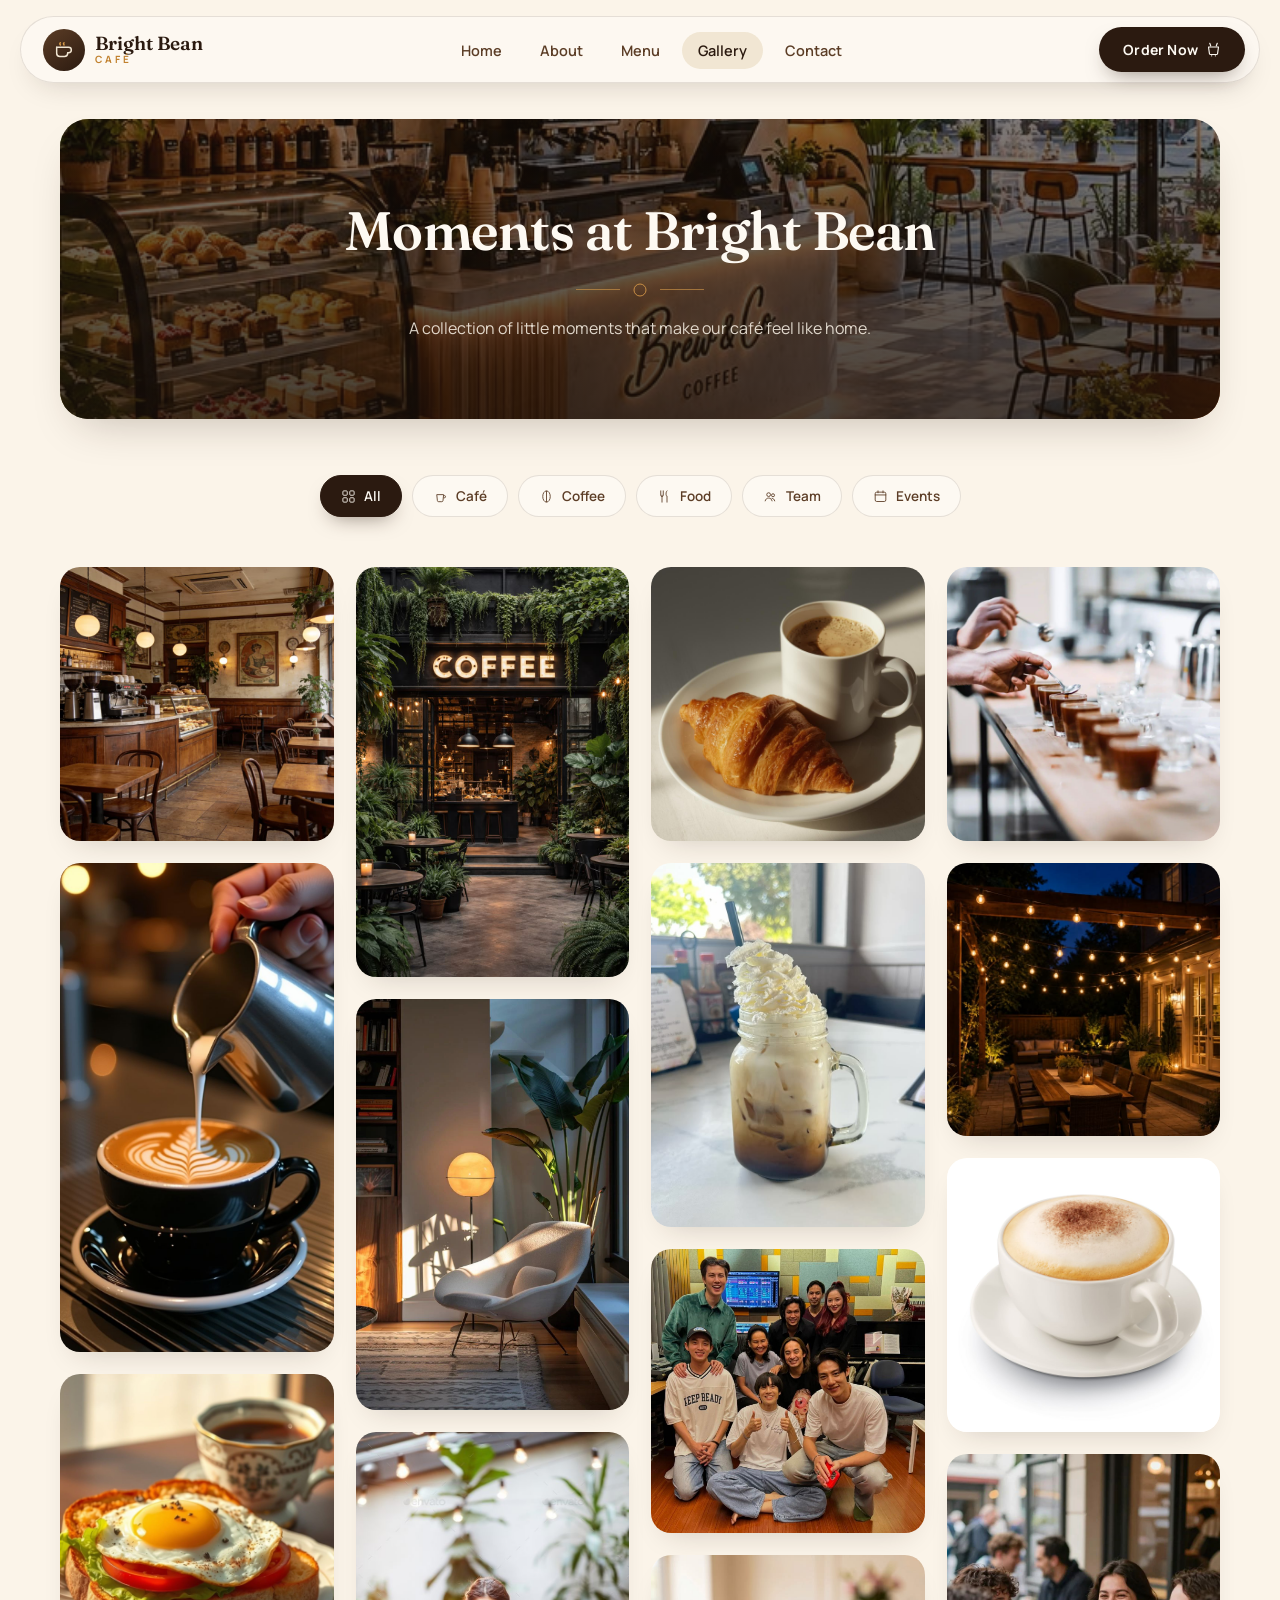
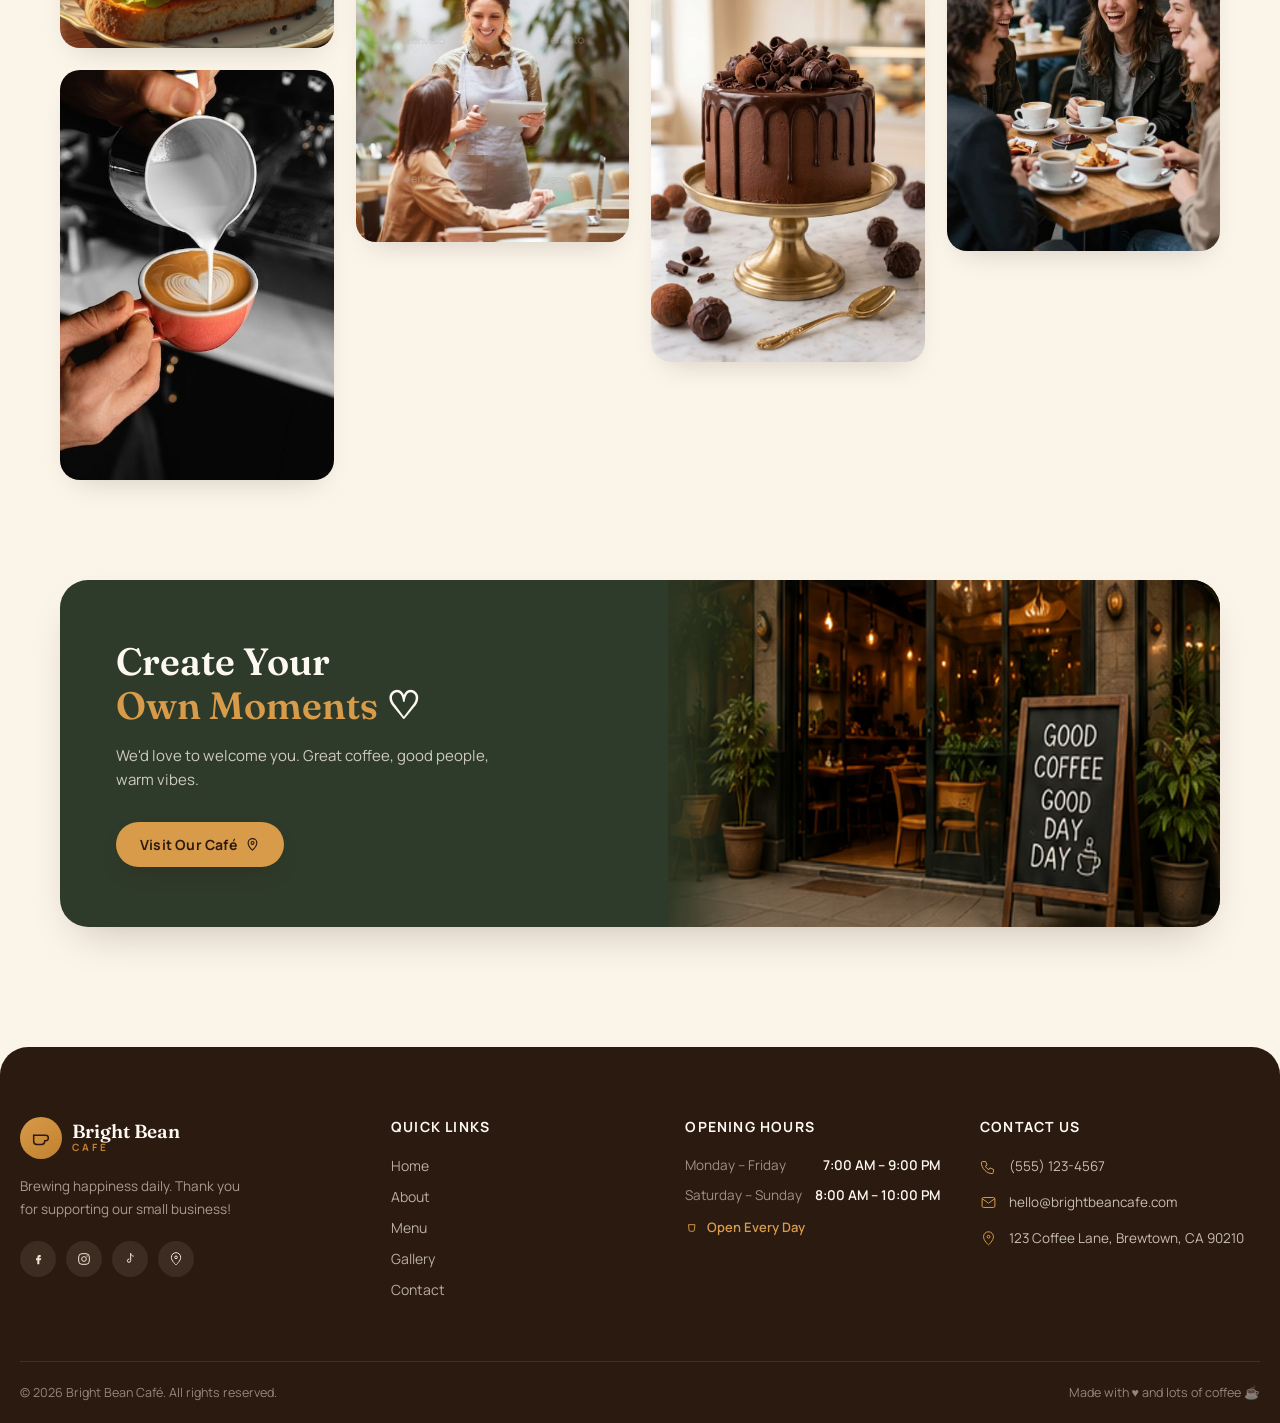
<file: gallery.html>
<!DOCTYPE html>
<html lang="en">
<head>
<meta charset="UTF-8">
<meta name="viewport" content="width=device-width, initial-scale=1.0">
<title>Gallery — Bright Bean Café</title>
<link rel="preconnect" href="https://fonts.googleapis.com">
<link href="https://fonts.googleapis.com/css2?family=Fraunces:ital,opsz,wght@0,9..144,300;0,9..144,500;0,9..144,600;0,9..144,700;1,9..144,500&family=Manrope:wght@400;500;600;700;800&display=swap" rel="stylesheet">
<style>

/* ============================================
   IMAGE SLOTS — where to drop in your photos
   ------------------------------------------------
   Every photo in this page comes from the `galleryItems`
   array near the top of the <script> at the bottom —
   each item has an `image` path (e.g. "images/cafe-1.jpg").
   Just drop matching files into an /images folder next to
   this page. Until a file exists, that tile automatically
   shows a soft placeholder so the layout never breaks.
   The hero banner and CTA banner use their own <div class="ph">
   slots — see the "IMAGE HOOKS" comment near the bottom of
   this stylesheet.
   ============================================ */

:root{
  --cream:        #FBF4E9;
  --cream-soft:    #FDF9F2;
  --beige:        #F1E6D3;
  --coffee-950:   #2B1A10;
  --coffee-900:   #3B2415;
  --coffee-700:   #5C3D26;
  --coffee-500:   #8A6748;
  --caramel:      #D89B4A;
  --caramel-dark: #C1802E;
  --green:        #2F3B2A;
  --green-soft:   #4B5B41;
  --line:         rgba(59,36,21,0.12);
  --shadow-soft:  0 20px 45px -20px rgba(43,26,16,0.28);
  --shadow-card:  0 14px 30px -16px rgba(43,26,16,0.22);
  --radius-lg:    28px;
  --radius-md:    20px;
  --radius-sm:    14px;
  --font-display: "Fraunces", Georgia, serif;
  --font-body:    "Manrope", sans-serif;
}

*{ box-sizing:border-box; margin:0; padding:0; }
html{ scroll-behavior:smooth; }
body{
  font-family:var(--font-body);
  color:var(--coffee-950);
  background:var(--cream);
  -webkit-font-smoothing:antialiased;
  overflow-x:hidden;
}
img{ max-width:100%; display:block; }
a{ color:inherit; text-decoration:none; }
button{ font-family:inherit; cursor:pointer; border:none; background:none; }
ul{ list-style:none; }
.wrap{ max-width:1240px; margin:0 auto; padding:0 40px; }

.eyebrow{
  display:inline-flex; align-items:center; gap:10px;
  font-weight:700; font-size:12.5px;
  letter-spacing:2.5px; text-transform:uppercase; color:var(--caramel-dark);
}

/* generic placeholder styling (layout + gallery images) */
.ph{
  position:relative;
  display:flex; align-items:center; justify-content:center;
  background:
    repeating-linear-gradient(135deg, rgba(59,36,21,0.05) 0 2px, transparent 2px 14px),
    linear-gradient(160deg, #EFE1CB, #E4D2B4);
  color:var(--coffee-700);
  background-size:cover; background-position:center;
  overflow:hidden;
}
/* .ph::after{
  content:attr(data-label);
  position:absolute; bottom:10px; left:10px;
  font-size:10.5px; font-weight:700;
  letter-spacing:.5px; text-transform:uppercase;
  background:rgba(43,26,16,0.72); color:#F6E9D4;
  padding:5px 10px; border-radius:20px;
  pointer-events:none;
} */
.ph svg{ width:28%; height:28%; opacity:.55; }

/* ============ NAVBAR ============ */
.navbar{ position:sticky; top:0; z-index:100; padding:16px 0; }
.navbar .wrap{
  display:flex; align-items:center; justify-content:space-between;
  background:rgba(253,249,242,0.9);
  backdrop-filter:blur(14px);
  border:1px solid var(--line);
  border-radius:100px;
  padding:10px 14px 10px 22px;
  box-shadow:var(--shadow-card);
}
.logo{ display:flex; align-items:center; gap:10px; }
.logo-mark{
  width:42px; height:42px; border-radius:50%;
  background:linear-gradient(145deg, var(--coffee-700), var(--coffee-950));
  display:flex; align-items:center; justify-content:center;
  flex-shrink:0;
}
.logo-mark svg{ width:22px; height:22px; }
.logo-text{ line-height:1.05; }
.logo-text .brand{ font-family:var(--font-display); font-weight:600; font-size:19px; color:var(--coffee-950); }
.logo-text .sub{ font-size:10px; letter-spacing:3px; color:var(--caramel-dark); font-weight:700; }

.nav-links{ display:flex; align-items:center; gap:6px; }
.nav-links a{
  font-size:14.5px; font-weight:600; color:var(--coffee-700);
  padding:9px 16px; border-radius:100px;
  transition:color .2s ease, background .2s ease;
}
.nav-links a:hover{ color:var(--coffee-950); background:var(--beige); }
.nav-links a.active{ color:var(--coffee-950); background:var(--beige); }

.btn{
  display:inline-flex; align-items:center; justify-content:center; gap:8px;
  font-weight:700; font-size:14px; letter-spacing:.2px;
  border-radius:100px; padding:13px 24px;
  transition:transform .25s ease, box-shadow .25s ease, background .25s ease, color .25s ease;
  white-space:nowrap;
}
.btn-primary{ background:var(--coffee-950); color:var(--cream-soft); box-shadow:0 10px 22px -10px rgba(43,26,16,0.55); }
.btn-primary:hover{ transform:translateY(-2px); box-shadow:0 16px 28px -12px rgba(43,26,16,0.6); }
.btn-caramel{ background:var(--caramel); color:var(--coffee-950); box-shadow:0 10px 22px -10px rgba(43,26,16,0.4); }
.btn-caramel:hover{ transform:translateY(-2px); background:var(--caramel-dark); }

.nav-cta{ display:flex; align-items:center; gap:10px; }
.burger{
  display:none; width:42px; height:42px; border-radius:50%;
  background:var(--coffee-950); align-items:center; justify-content:center;
  flex-direction:column; gap:4px;
}
.burger span{ width:16px; height:2px; background:var(--cream); border-radius:2px; }

/* ============ PAGE HERO ============ */
.page-hero{ padding:20px 0 0; }
.page-hero-inner{
  position:relative; border-radius:var(--radius-lg); overflow:hidden;
  min-height:300px; display:flex; align-items:center; justify-content:center;
  text-align:center; box-shadow:var(--shadow-soft);
}
.page-hero-inner .ph{ position:absolute; inset:0; z-index:0; }
.page-hero-inner .ph img{width: 100%;}
.page-hero-overlay{ position:absolute; inset:0; z-index:1; background:linear-gradient(180deg, rgba(24,15,9,0.55), rgba(24,15,9,0.8)); }
.page-hero-content{ position:relative; z-index:2; color:var(--cream-soft); padding:50px 24px; }
.page-hero-content h1{
  font-family:var(--font-display); font-weight:600;
  font-size:clamp(34px, 5.6vw, 54px); letter-spacing:-0.5px;
}
.hero-divider{ display:flex; align-items:center; justify-content:center; gap:12px; margin:18px 0; }
.hero-divider span{ width:44px; height:1px; background:rgba(216,155,74,0.6); }
.page-hero-content p{ font-size:16px; color:rgba(251,244,233,0.85); max-width:480px; margin:0 auto; line-height:1.6; }

/* ============ CATEGORY FILTER ============ */
.filter-section{ padding:56px 0 0; }
.filter-bar{ display:flex; flex-wrap:wrap; justify-content:center; gap:10px; }
.filter-btn{
  display:inline-flex; align-items:center; gap:8px;
  background:var(--cream-soft); border:1px solid var(--line);
  color:var(--coffee-700); font-weight:600; font-size:13.5px;
  padding:11px 20px; border-radius:100px;
  transition:all .25s ease;
}
.filter-btn:hover{ border-color:var(--caramel); color:var(--coffee-950); transform:translateY(-2px); }
.filter-btn.active{
  background:var(--coffee-950); color:var(--cream-soft); border-color:var(--coffee-950);
  box-shadow:0 10px 20px -10px rgba(43,26,16,0.5);
}
.filter-btn svg{ width:15px; height:15px; }

/* ============ MASONRY GALLERY ============ */
.section{ padding:100px 0; }
.gallery-section{ padding-top:50px; }
.gallery-status{ text-align:center; font-size:14px; color:var(--coffee-500); padding:20px 0; }
.gallery-status.hidden{ display:none; }

.masonry{
  column-count:4; column-gap:22px;
}
.gallery-item{
  break-inside:avoid; margin-bottom:22px;
  position:relative; border-radius:var(--radius-md); overflow:hidden;
  cursor:pointer;
  box-shadow:var(--shadow-card);
  transition:transform .4s ease, opacity .4s ease, box-shadow .4s ease;
  opacity:0; transform:translateY(16px);
}
.gallery-item.visible{ opacity:1; transform:translateY(0); }
.gallery-item:hover{ box-shadow:0 24px 38px -18px rgba(43,26,16,0.35); }
.gallery-item img{ width:100%; display:block; transition:transform .55s ease; }
.gallery-item:hover img{ transform:scale(1.08); }

.item-overlay{
  position:absolute; inset:0;
  background:linear-gradient(180deg, rgba(24,15,9,0) 45%, rgba(24,15,9,0.82) 100%);
  opacity:0; transition:opacity .35s ease;
  display:flex; flex-direction:column; justify-content:flex-end; padding:18px;
}
.gallery-item:hover .item-overlay{ opacity:1; }
.item-category{
  align-self:flex-start;
  font-size:10.5px; font-weight:700; letter-spacing:.5px; text-transform:uppercase;
  background:rgba(251,244,233,0.15); color:var(--cream-soft);
  border:1px solid rgba(251,244,233,0.35);
  padding:5px 12px; border-radius:100px; margin-bottom:8px;
  backdrop-filter:blur(4px);
}
.item-caption{ color:var(--cream-soft); font-size:14px; font-weight:600; }
.zoom-icon{
  position:absolute; top:16px; right:16px;
  width:36px; height:36px; border-radius:50%;
  background:rgba(251,244,233,0.9); display:flex; align-items:center; justify-content:center;
  opacity:0; transform:scale(0.7); transition:opacity .3s ease, transform .3s ease;
}
.gallery-item:hover .zoom-icon{ opacity:1; transform:scale(1); }
.zoom-icon svg{ width:16px; height:16px; color:var(--coffee-950); }

/* item entrance animation delay is handled inline via JS */

/* ============ LIGHTBOX ============ */
.lightbox{
  position:fixed; inset:0; z-index:1000;
  background:rgba(15,9,5,0.92);
  display:none; align-items:center; justify-content:center;
  padding:40px 20px;
  backdrop-filter:blur(6px);
}
.lightbox.open{ display:flex; }
.lightbox-inner{
  position:relative; max-width:820px; width:100%;
  display:flex; flex-direction:column; align-items:center;
}
.lightbox-close{
  position:absolute; top:-18px; right:-18px; z-index:5;
  width:42px; height:42px; border-radius:50%;
  background:var(--cream-soft); display:flex; align-items:center; justify-content:center;
  box-shadow:var(--shadow-card);
  transition:transform .2s ease;
}
.lightbox-close:hover{ transform:rotate(90deg) scale(1.05); }
.lightbox-close svg{ width:18px; height:18px; color:var(--coffee-950); }

.lightbox-media{
  position:relative; width:100%;
  border-radius:var(--radius-md); overflow:hidden;
  background:var(--coffee-900);
  box-shadow:0 30px 60px -20px rgba(0,0,0,0.6);
  aspect-ratio:4/3.1;
  display:flex; align-items:center; justify-content:center;
}
.lightbox-media img{ width:100%; height:100%; object-fit:cover; }
.lightbox-media .ph{ position:absolute; inset:0; }

.lightbox-caption{
  color:var(--cream-soft); text-align:center; margin-top:16px;
}
.lightbox-caption .item-category{ margin:0 auto 6px; display:inline-flex; }
.lightbox-caption p{ font-size:14.5px; font-weight:600; }

.lightbox-nav{
  position:absolute; top:50%; transform:translateY(-50%);
  width:46px; height:46px; border-radius:50%;
  background:rgba(251,244,233,0.12); border:1px solid rgba(251,244,233,0.35);
  display:flex; align-items:center; justify-content:center;
  transition:background .2s ease, transform .25s ease;
  z-index:4;
}
.lightbox-nav:hover{ background:var(--caramel); transform:translateY(-50%) scale(1.08); }
.lightbox-nav svg{ width:18px; height:18px; color:var(--cream-soft); }
.lightbox-prev{ left:-64px; }
.lightbox-next{ right:-64px; }

.lightbox-thumbs{
  display:flex; gap:8px; margin-top:18px; overflow-x:auto; max-width:100%;
  padding-bottom:4px;
}
.lightbox-thumbs::-webkit-scrollbar{ height:5px; }
.lightbox-thumbs::-webkit-scrollbar-thumb{ background:rgba(251,244,233,0.25); border-radius:10px; }
.thumb{
  width:56px; height:56px; border-radius:10px; overflow:hidden; flex-shrink:0;
  cursor:pointer; opacity:.55; border:2px solid transparent;
  transition:opacity .2s ease, border-color .2s ease;
}
.thumb.active{ opacity:1; border-color:var(--caramel); }
.thumb img{ width:100%; height:100%; object-fit:cover; }
.thumb .ph{ width:100%; height:100%; }
.thumb .ph::after{ display:none; }
.thumb .ph svg{ width:40%; height:40%; }

/* ============ CTA / PROMO ============ */
.promo{
  border-radius:var(--radius-lg); background:var(--green);
  display:grid; grid-template-columns:1.1fr 1fr; align-items:stretch;
  overflow:hidden; box-shadow:var(--shadow-soft); position:relative;
}
.promo-text{ padding:60px 56px; color:var(--cream-soft); align-self:center; }
.promo-text h2{
  font-family:var(--font-display); font-weight:600; font-size:clamp(28px, 3.4vw, 38px);
  line-height:1.15; margin-bottom:16px;
}
.promo-text h2 span{ color:var(--caramel); }
.promo-text p{ font-size:15px; color:rgba(251,244,233,0.78); margin-bottom:30px; line-height:1.6; max-width:380px; }
.promo .ph{ min-height:280px; }
.promo .ph img{height: 100%;}

/* ============ FOOTER ============ */
footer{ background:var(--coffee-950); color:rgba(251,244,233,0.75); margin-top:20px; border-radius:var(--radius-lg) var(--radius-lg) 0 0; }
.footer-top{ padding:70px 0 50px; }
.footer-grid{ display:grid; grid-template-columns:1.3fr 1fr 1fr 1.1fr; gap:40px; }
.footer-brand .logo-text .brand{ color:var(--cream-soft); }
.footer-brand p{ font-size:13.5px; line-height:1.7; margin:16px 0 20px; max-width:230px; color:rgba(251,244,233,0.6); }
.footer-brand .logo-mark{ background:linear-gradient(145deg, var(--caramel), var(--caramel-dark)); }
.social-row{ display:flex; gap:10px; }
.social-row a{
  width:36px; height:36px; border-radius:50%; background:rgba(251,244,233,0.08);
  display:flex; align-items:center; justify-content:center; transition:background .2s ease, transform .2s ease;
}
.social-row a:hover{ background:var(--caramel); transform:translateY(-3px); }
.social-row svg{ width:16px; height:16px; }
.footer-col h4{
  font-size:14px; font-weight:700; color:var(--cream-soft);
  text-transform:uppercase; letter-spacing:1.2px; margin-bottom:20px;
}
.footer-col ul li{ margin-bottom:12px; font-size:14px; }
.footer-col ul li a{ color:rgba(251,244,233,0.68); transition:color .2s ease, padding-left .2s ease; }
.footer-col ul li a:hover{ color:var(--caramel); padding-left:4px; }
.hours-row{ display:flex; justify-content:space-between; font-size:13.5px; margin-bottom:12px; gap:10px; }
.hours-row span:first-child{ color:rgba(251,244,233,0.55); }
.hours-row span:last-child{ font-weight:600; color:var(--cream-soft); text-align:right; }
.hours-note{ display:flex; align-items:center; gap:8px; font-size:13px; color:var(--caramel); margin-top:14px; font-weight:600; }
.contact-item{ display:flex; align-items:flex-start; gap:12px; margin-bottom:16px; font-size:13.5px; line-height:1.5; }
.contact-item svg{ width:17px; height:17px; flex-shrink:0; margin-top:2px; color:var(--caramel); }
.footer-bottom{
  border-top:1px solid rgba(251,244,233,0.1); padding:22px 0;
  display:flex; justify-content:space-between; align-items:center;
  font-size:12.5px; color:rgba(251,244,233,0.5);
}

/* ============ SCROLL REVEAL ============ */
.reveal{ opacity:0; transform:translateY(26px); transition:opacity .7s ease, transform .7s ease; }
.reveal.in-view{ opacity:1; transform:translateY(0); }

/* ============ RESPONSIVE ============ */
@media (max-width:1080px){
  .masonry{ column-count:3; }
}
@media (max-width:980px){
  .wrap{ padding:0 24px; }
  .masonry{ column-count:2; }
  .promo{ grid-template-columns:1fr; }
  .promo .ph{ min-height:220px; order:-1; }
  .footer-grid{ grid-template-columns:1fr 1fr; }
  .lightbox-prev{ left:6px; }
  .lightbox-next{ right:6px; }
}
@media (max-width:760px){
  .nav-links{
    position:absolute; top:calc(100% + 10px); left:0; right:0;
    background:var(--cream-soft); border:1px solid var(--line); border-radius:20px;
    flex-direction:column; align-items:stretch; padding:12px; gap:2px;
    box-shadow:var(--shadow-card); display:none;
  }
  .nav-links.open{ display:flex; }
  .nav-links a{ padding:12px 16px; }
  .burger{ display:flex; }
  .btn-primary.nav-order{ display:none; }
  .filter-bar{ justify-content:flex-start; overflow-x:auto; flex-wrap:nowrap; padding-bottom:8px; -webkit-overflow-scrolling:touch; }
  .filter-btn{ flex-shrink:0; }
  .masonry{ column-count:1; }
  .section{ padding:70px 0; }
  .promo-text{ padding:40px 28px; }
  .footer-grid{ grid-template-columns:1fr; gap:34px; }
  .footer-bottom{ flex-direction:column; gap:8px; text-align:center; }
  .lightbox-nav{ width:38px; height:38px; }
}

/* ============ IMAGE HOOKS (layout placeholders only) ============ */
/* #ph-hero  { background-image:url('images/gallery-hero.jpg'); } */
/* #ph-promo { background-image:url('images/storefront.jpg'); } */

</style>
</head>
<body>

<!-- ============ NAVBAR ============ -->
<nav class="navbar">
  <div class="wrap">
    <a href="index.html" class="logo">
      <span class="logo-mark">
        <svg viewBox="0 0 24 24" fill="none"><path d="M4 9h13a3 3 0 0 1 0 6h-.5" stroke="#F1E6D3" stroke-width="1.6" stroke-linecap="round"/><path d="M4 9v6.5A3.5 3.5 0 0 0 7.5 19h5A3.5 3.5 0 0 0 16 15.5V15" stroke="#F1E6D3" stroke-width="1.6" stroke-linecap="round"/><path d="M8 4c-.8.8-.8 1.6 0 2.4M12 4c-.8.8-.8 1.6 0 2.4" stroke="#D89B4A" stroke-width="1.6" stroke-linecap="round"/></svg>
      </span>
      <span class="logo-text">
        <div class="brand">Bright Bean</div>
        <div class="sub">CAFÉ</div>
      </span>
    </a>

    <ul class="nav-links" id="navLinks">
      <li><a href="index.html">Home</a></li>
      <li><a href="index.html#about">About</a></li>
      <li><a href="html/menu.html">Menu</a></li>
      <li><a href="gallery.html" class="active">Gallery</a></li>
      <li><a href="html/contact.html">Contact</a></li>
    </ul>

    <div class="nav-cta">
      <button class="btn btn-primary nav-order">Order Now
        <svg width="15" height="15" viewBox="0 0 24 24" fill="none"><path d="M6 2l1.5 4M18 2l-1.5 4M4 8h16l-1.5 10.5a2 2 0 0 1-2 1.5H7.5a2 2 0 0 1-2-1.5L4 8z" stroke="currentColor" stroke-width="1.8" stroke-linecap="round" stroke-linejoin="round"/><circle cx="9" cy="22" r="1" fill="currentColor"/><circle cx="15" cy="22" r="1" fill="currentColor"/></svg>
      </button>
      <button class="burger" id="burgerBtn" aria-label="Open menu"><span></span><span></span><span></span></button>
    </div>
  </div>
</nav>

<!-- ============ GALLERY HERO ============ -->
<header class="page-hero">
  <div class="wrap">
    <div class="page-hero-inner">
      <div class="ph" id="ph-hero" data-label="Add: café interior + coffee cup">
        <img src="Images2/hero_back.jpg" alt="">
      </div>
      <div class="page-hero-overlay"></div>
      <div class="page-hero-content reveal">
        <h1>Moments at Bright Bean</h1>
        <div class="hero-divider"><span></span><svg width="16" height="16" viewBox="0 0 24 24" fill="none"><circle cx="12" cy="12" r="9" stroke="#D89B4A" stroke-width="1.3"/></svg><span></span></div>
        <p>A collection of little moments that make our café feel like home.</p>
      </div>
    </div>
  </div>
</header>

<!-- ============ CATEGORY FILTER ============ -->
<section class="filter-section">
  <div class="wrap">
    <div class="filter-bar" id="filterBar">
      <button class="filter-btn active" data-category="All">
        <svg viewBox="0 0 24 24" fill="none"><rect x="3" y="3" width="7" height="7" rx="1.5" stroke="currentColor" stroke-width="1.4"/><rect x="14" y="3" width="7" height="7" rx="1.5" stroke="currentColor" stroke-width="1.4"/><rect x="3" y="14" width="7" height="7" rx="1.5" stroke="currentColor" stroke-width="1.4"/><rect x="14" y="14" width="7" height="7" rx="1.5" stroke="currentColor" stroke-width="1.4"/></svg>
        All
      </button>
      <button class="filter-btn" data-category="Café">
        <svg viewBox="0 0 24 24" fill="none"><path d="M6 9h11l-1 9.5a2 2 0 0 1-2 1.8H9a2 2 0 0 1-2-1.8L6 9z" stroke="currentColor" stroke-width="1.4"/><path d="M17 10.5h1.2a1.8 1.8 0 0 1 0 3.6H17" stroke="currentColor" stroke-width="1.4"/></svg>
        Café
      </button>
      <button class="filter-btn" data-category="Coffee">
        <svg viewBox="0 0 24 24" fill="none"><ellipse cx="12" cy="12" rx="6" ry="9" stroke="currentColor" stroke-width="1.4"/><path d="M12 3v18" stroke="currentColor" stroke-width="1.4"/></svg>
        Coffee
      </button>
      <button class="filter-btn" data-category="Food">
        <svg viewBox="0 0 24 24" fill="none"><path d="M6 3v7a2 2 0 0 0 4 0V3M8 10v11" stroke="currentColor" stroke-width="1.4" stroke-linecap="round"/><path d="M16 3c-1.2 1.2-1.5 3-1.5 5s.3 3 1.5 3v10" stroke="currentColor" stroke-width="1.4" stroke-linecap="round"/></svg>
        Food
      </button>
      <button class="filter-btn" data-category="Team">
        <svg viewBox="0 0 24 24" fill="none"><circle cx="9" cy="9" r="3" stroke="currentColor" stroke-width="1.4"/><circle cx="16" cy="10" r="2.4" stroke="currentColor" stroke-width="1.4"/><path d="M3.5 19c.6-2.8 2.7-4.5 5.5-4.5s4.9 1.7 5.5 4.5" stroke="currentColor" stroke-width="1.4" stroke-linecap="round"/><path d="M14.5 15c2 0 3.7 1.5 4.2 4" stroke="currentColor" stroke-width="1.4" stroke-linecap="round"/></svg>
        Team
      </button>
      <button class="filter-btn" data-category="Events">
        <svg viewBox="0 0 24 24" fill="none"><rect x="3.5" y="5" width="17" height="15" rx="2.5" stroke="currentColor" stroke-width="1.4"/><path d="M3.5 9.5h17M8 3v3M16 3v3" stroke="currentColor" stroke-width="1.4" stroke-linecap="round"/></svg>
        Events
      </button>
    </div>
  </div>
</section>

<!-- ============ MASONRY GALLERY ============ -->
<section class="section gallery-section">
  <div class="wrap">
    <div id="galleryStatus" class="gallery-status hidden"></div>
    <div class="masonry" id="masonryGrid"></div>
  </div>
</section>

<!-- ============ CTA ============ -->
<section class="section" style="padding-top:0;">
  <div class="wrap">
    <div class="promo reveal">
      <div class="promo-text">
        <h2>Create Your<br><span>Own Moments</span> ♡</h2>
        <p>We'd love to welcome you. Great coffee, good people, warm vibes.</p>
        <a href="contact.html" class="btn btn-caramel">Visit Our Café
          <svg width="15" height="15" viewBox="0 0 24 24" fill="none"><path d="M12 21s7-6.1 7-11.5A7 7 0 0 0 5 9.5C5 14.9 12 21 12 21z" stroke="currentColor" stroke-width="1.8" stroke-linejoin="round"/><circle cx="12" cy="9.5" r="2.3" stroke="currentColor" stroke-width="1.8"/></svg>
        </a>
      </div>
      <div class="ph" id="ph-promo" data-label="Add: storefront / signage photo">
         <img src="Images2/cta_banner.png" alt="">
      </div>
    </div>
  </div>
</section>

<!-- ============ FOOTER ============ -->
<footer id="contact">
  <div class="wrap footer-top">
    <div class="footer-grid">
      <div class="footer-brand">
        <a href="index.html" class="logo">
          <span class="logo-mark">
            <svg viewBox="0 0 24 24" fill="none"><path d="M4 9h13a3 3 0 0 1 0 6h-.5" stroke="#2B1A10" stroke-width="1.6" stroke-linecap="round"/><path d="M4 9v6.5A3.5 3.5 0 0 0 7.5 19h5A3.5 3.5 0 0 0 16 15.5V15" stroke="#2B1A10" stroke-width="1.6" stroke-linecap="round"/></svg>
          </span>
          <span class="logo-text">
            <div class="brand">Bright Bean</div>
            <div class="sub">CAFÉ</div>
          </span>
        </a>
        <p>Brewing happiness daily. Thank you for supporting our small business!</p>
        <div class="social-row">
          <a href="#" aria-label="Facebook"><svg viewBox="0 0 24 24" fill="none"><path d="M14 9h2V6h-2a3 3 0 0 0-3 3v2H9v3h2v6h3v-6h2l1-3h-3v-1.5c0-.5.3-.5.5-.5z" fill="#F1E6D3"/></svg></a>
          <a href="#" aria-label="Instagram"><svg viewBox="0 0 24 24" fill="none"><rect x="4" y="4" width="16" height="16" rx="5" stroke="#F1E6D3" stroke-width="1.5"/><circle cx="12" cy="12" r="3.5" stroke="#F1E6D3" stroke-width="1.5"/><circle cx="16.5" cy="7.5" r="1" fill="#F1E6D3"/></svg></a>
          <a href="#" aria-label="TikTok"><svg viewBox="0 0 24 24" fill="none"><path d="M13 4v10.5a2.5 2.5 0 1 1-2.5-2.5" stroke="#F1E6D3" stroke-width="1.5" stroke-linecap="round"/><path d="M13 4c.3 2 2 3.5 4 3.7" stroke="#F1E6D3" stroke-width="1.5" stroke-linecap="round"/></svg></a>
          <a href="#" aria-label="Location"><svg viewBox="0 0 24 24" fill="none"><path d="M12 21s7-6.1 7-11.5A7 7 0 0 0 5 9.5C5 14.9 12 21 12 21z" stroke="#F1E6D3" stroke-width="1.5" stroke-linejoin="round"/><circle cx="12" cy="9.5" r="2" stroke="#F1E6D3" stroke-width="1.5"/></svg></a>
        </div>
      </div>

      <div class="footer-col">
        <h4>Quick Links</h4>
        <ul>
          <li><a href="index.html">Home</a></li>
          <li><a href="about.html">About</a></li>
          <li><a href="html/menu.html">Menu</a></li>
          <li><a href="gallery.html">Gallery</a></li>
          <li><a href="contact.html">Contact</a></li>
        </ul>
      </div>

      <div class="footer-col">
        <h4>Opening Hours</h4>
        <div class="hours-row"><span>Monday – Friday</span><span>7:00 AM – 9:00 PM</span></div>
        <div class="hours-row"><span>Saturday – Sunday</span><span>8:00 AM – 10:00 PM</span></div>
        <div class="hours-note">
          <svg width="14" height="14" viewBox="0 0 24 24" fill="none"><path d="M6 8h11l-1 9.5a2 2 0 0 1-2 1.8H9a2 2 0 0 1-2-1.8L6 8z" stroke="currentColor" stroke-width="1.6"/></svg>
          Open Every Day
        </div>
      </div>

      <div class="footer-col">
        <h4>Contact Us</h4>
        <div class="contact-item">
          <svg viewBox="0 0 24 24" fill="none"><path d="M4 5h4l2 5-2.5 1.5a11 11 0 0 0 5 5L14 14l5 2v4a2 2 0 0 1-2 2C9.5 22 2 14.5 2 7a2 2 0 0 1 2-2z" stroke="currentColor" stroke-width="1.4"/></svg>
          <span>(555) 123-4567</span>
        </div>
        <div class="contact-item">
          <svg viewBox="0 0 24 24" fill="none"><rect x="3" y="5" width="18" height="14" rx="2" stroke="currentColor" stroke-width="1.4"/><path d="M3 6.5l9 6.5 9-6.5" stroke="currentColor" stroke-width="1.4"/></svg>
          <span>hello@brightbeancafe.com</span>
        </div>
        <div class="contact-item">
          <svg viewBox="0 0 24 24" fill="none"><path d="M12 21s7-6.1 7-11.5A7 7 0 0 0 5 9.5C5 14.9 12 21 12 21z" stroke="currentColor" stroke-width="1.4" stroke-linejoin="round"/><circle cx="12" cy="9.5" r="2" stroke="currentColor" stroke-width="1.4"/></svg>
          <span>123 Coffee Lane, Brewtown, CA 90210</span>
        </div>
      </div>
    </div>
  </div>

  <div class="wrap footer-bottom">
    <span>© 2026 Bright Bean Café. All rights reserved.</span>
    <span>Made with ♥ and lots of coffee ☕</span>
  </div>
</footer>

<!-- ============ LIGHTBOX ============ -->
<div class="lightbox" id="lightbox">
  <div class="lightbox-inner">
    <button class="lightbox-close" id="lightboxClose" aria-label="Close">
      <svg viewBox="0 0 24 24" fill="none"><path d="M6 6l12 12M18 6L6 18" stroke="currentColor" stroke-width="2" stroke-linecap="round"/></svg>
    </button>
    <button class="lightbox-nav lightbox-prev" id="lightboxPrev" aria-label="Previous image">
      <svg viewBox="0 0 24 24" fill="none"><path d="M15 6l-6 6 6 6" stroke="currentColor" stroke-width="2" stroke-linecap="round" stroke-linejoin="round"/></svg>
    </button>
    <div class="lightbox-media" id="lightboxMedia"></div>
    <button class="lightbox-nav lightbox-next" id="lightboxNext" aria-label="Next image">
      <svg viewBox="0 0 24 24" fill="none"><path d="M9 6l6 6-6 6" stroke="currentColor" stroke-width="2" stroke-linecap="round" stroke-linejoin="round"/></svg>
    </button>
    <div class="lightbox-caption">
      <span class="item-category" id="lightboxCategory"></span>
      <p id="lightboxLabel"></p>
    </div>
    <div class="lightbox-thumbs" id="lightboxThumbs"></div>
  </div>
</div>

<script>
/* ==================================================
   BRIGHT BEAN CAFÉ — GALLERY LOGIC
   ==================================================
   1. Holds all gallery photos in the `galleryItems` array
   2. Renders the masonry grid
   3. Filters by category on button click
   4. Opens a lightbox with prev/next + thumbnail navigation
   5. Falls back to a placeholder if an image file is missing
   ================================================== */

// ---------- Gallery data (loaded from the FastAPI backend) ----------
// The array is populated on boot via fetch('/api/gallery').
let galleryItems = [];

// Boot — use inlined data directly, no server needed
const GALLERY_DATA = [
  { id: 1,  category: "Café",   image: "Gallery/interior.jpg",         label: "Warm café interior" },
  { id: 2,  category: "Coffee", image: "Gallery/latte-art.jpg",         label: "Latte art close-up" },
  { id: 3,  category: "Food",   image: "Gallery/egg.jpg",               label: "Fried egg toast" },
  { id: 4,  category: "Team",   image: "Gallery/barista.jpg",           label: "Barista pouring milk" },
  { id: 5,  category: "Café",   image: "Gallery/cafe-lang.jpg",         label: "Café signage & plants" },
  { id: 6,  category: "Café",   image: "Gallery/lounge.jpg",            label: "Cozy lounge corner" },
  { id: 7,  category: "Team",   image: "Gallery/team.jpg",              label: "Team behind the counter" },
  { id: 8,  category: "Food",   image: "Gallery/croissant.jpg",         label: "Fresh croissants" },
  { id: 9,  category: "Coffee", image: "Gallery/ice.jpg",               label: "Iced coffee with cream" },
  { id: 10, category: "Team",   image: "Gallery/team-group.jpg",        label: "The Bright Bean team" },
  { id: 11, category: "Food",   image: "Gallery/chocolate-cake.jpg",    label: "Chocolate drip cake" },
  { id: 12, category: "Events", image: "Gallery/tasting-event.jpg",     label: "Coffee tasting event" },
  { id: 13, category: "Café",   image: "Gallery/patio-lights.jpg",      label: "String lights on the patio" },
  { id: 14, category: "Coffee", image: "Gallery/cappuccino-close.jpg",  label: "Cappuccino foam art" },
  { id: 15, category: "Events", image: "Gallery/friends-table.jpg",     label: "Friends catching up" }
];

// ---------- Element references ----------
const masonryGrid = document.getElementById("masonryGrid");
const galleryStatus = document.getElementById("galleryStatus");
const filterBar = document.getElementById("filterBar");

const lightbox = document.getElementById("lightbox");
const lightboxMedia = document.getElementById("lightboxMedia");
const lightboxCategory = document.getElementById("lightboxCategory");
const lightboxLabel = document.getElementById("lightboxLabel");
const lightboxThumbs = document.getElementById("lightboxThumbs");
const lightboxClose = document.getElementById("lightboxClose");
const lightboxPrev = document.getElementById("lightboxPrev");
const lightboxNext = document.getElementById("lightboxNext");

// ---------- State ----------
let currentCategory = "All";
let visibleItems = [...galleryItems]; // items currently shown (respects filter)
let activeIndex = 0;                  // index within visibleItems for the lightbox

// ---------- Placeholder builder ----------
function createPlaceholder(label) {
  const div = document.createElement("div");
  div.className = "ph";
  div.setAttribute("data-label", label);
  div.innerHTML = `
    <svg viewBox="0 0 24 24" fill="none">
      <path d="M4 9h13a3 3 0 0 1 0 6h-.5" stroke="currentColor" stroke-width="1.3"/>
      <path d="M4 9v6.5A3.5 3.5 0 0 0 7.5 19h5A3.5 3.5 0 0 0 16 15.5V15" stroke="currentColor" stroke-width="1.3"/>
    </svg>`;
  return div;
}

// ---------- Build one masonry tile ----------
function createGalleryTile(item, index) {
  const tile = document.createElement("div");
  tile.className = "gallery-item";
  tile.setAttribute("data-category", item.category);

  const img = document.createElement("img");
  img.src = item.image;
  img.alt = item.label;
  img.loading = "lazy";
  img.onerror = function () {
    img.remove();
    tile.prepend(createPlaceholder(`Add: ${item.label}`));
  };
  tile.appendChild(img);

  const overlay = document.createElement("div");
  overlay.className = "item-overlay";
  overlay.innerHTML = `
    <span class="item-category">${item.category}</span>
    <span class="item-caption">${item.label}</span>
  `;
  tile.appendChild(overlay);

  const zoom = document.createElement("span");
  zoom.className = "zoom-icon";
  zoom.innerHTML = `
    <svg viewBox="0 0 24 24" fill="none"><circle cx="11" cy="11" r="6.5" stroke="currentColor" stroke-width="1.7"/><path d="M20 20l-4-4" stroke="currentColor" stroke-width="1.7" stroke-linecap="round"/><path d="M11 8.5v5M8.5 11h5" stroke="currentColor" stroke-width="1.5" stroke-linecap="round"/></svg>
  `;
  tile.appendChild(zoom);

  tile.addEventListener("click", () => openLightbox(index));

  return tile;
}

// ---------- Render the masonry grid for a category ----------
function renderGallery(category) {
  masonryGrid.innerHTML = "";

  visibleItems =
    category === "All"
      ? [...galleryItems]
      : galleryItems.filter((item) => item.category === category);

  if (visibleItems.length === 0) {
    galleryStatus.textContent = "No photos in this category yet.";
    galleryStatus.classList.remove("hidden");
    return;
  }
  galleryStatus.classList.add("hidden");

  visibleItems.forEach((item, index) => {
    const tile = createGalleryTile(item, index);
    masonryGrid.appendChild(tile);
    setTimeout(() => tile.classList.add("visible"), index * 55);
  });
}

// ---------- Filter button clicks ----------
filterBar.addEventListener("click", (event) => {
  const button = event.target.closest(".filter-btn");
  if (!button) return;

  currentCategory = button.getAttribute("data-category");
  filterBar.querySelectorAll(".filter-btn").forEach((btn) => btn.classList.remove("active"));
  button.classList.add("active");

  renderGallery(currentCategory);
});

// ---------- Lightbox: render main image + thumbnails ----------
function renderLightboxContent() {
  const item = visibleItems[activeIndex];
  if (!item) return;

  // main media
  lightboxMedia.innerHTML = "";
  const img = document.createElement("img");
  img.src = item.image;
  img.alt = item.label;
  img.onerror = function () {
    img.remove();
    lightboxMedia.appendChild(createPlaceholder(`Add: ${item.label}`));
  };
  lightboxMedia.appendChild(img);

  lightboxCategory.textContent = item.category;
  lightboxLabel.textContent = item.label;

  // thumbnail strip
  lightboxThumbs.innerHTML = "";
  visibleItems.forEach((thumbItem, index) => {
    const thumb = document.createElement("div");
    thumb.className = "thumb" + (index === activeIndex ? " active" : "");

    const thumbImg = document.createElement("img");
    thumbImg.src = thumbItem.image;
    thumbImg.alt = thumbItem.label;
    thumbImg.onerror = function () {
      thumbImg.remove();
      thumb.appendChild(createPlaceholder(""));
    };
    thumb.appendChild(thumbImg);

    thumb.addEventListener("click", () => {
      activeIndex = index;
      renderLightboxContent();
    });

    lightboxThumbs.appendChild(thumb);
  });
}

// ---------- Open / close / navigate ----------
function openLightbox(index) {
  activeIndex = index;
  renderLightboxContent();
  lightbox.classList.add("open");
  document.body.style.overflow = "hidden";
}

function closeLightbox() {
  lightbox.classList.remove("open");
  document.body.style.overflow = "";
}

function showNext() {
  activeIndex = (activeIndex + 1) % visibleItems.length;
  renderLightboxContent();
}

function showPrev() {
  activeIndex = (activeIndex - 1 + visibleItems.length) % visibleItems.length;
  renderLightboxContent();
}

lightboxClose.addEventListener("click", closeLightbox);
lightboxNext.addEventListener("click", showNext);
lightboxPrev.addEventListener("click", showPrev);

// click on the dark backdrop (outside the image/thumbs) closes it
lightbox.addEventListener("click", (event) => {
  if (event.target === lightbox) closeLightbox();
});

// keyboard support
document.addEventListener("keydown", (event) => {
  if (!lightbox.classList.contains("open")) return;
  if (event.key === "Escape") closeLightbox();
  if (event.key === "ArrowRight") showNext();
  if (event.key === "ArrowLeft") showPrev();
});

// ---------- Mobile nav toggle ----------
const burger = document.getElementById("burgerBtn");
const navLinks = document.getElementById("navLinks");
burger.addEventListener("click", () => navLinks.classList.toggle("open"));
navLinks.querySelectorAll("a").forEach((link) => {
  link.addEventListener("click", () => navLinks.classList.remove("open"));
});

// ---------- Scroll reveal (hero + CTA) ----------
const revealEls = document.querySelectorAll(".reveal");
const io = new IntersectionObserver((entries) => {
  entries.forEach((entry) => {
    if (entry.isIntersecting) {
      entry.target.classList.add("in-view");
      io.unobserve(entry.target);
    }
  });
}, { threshold: 0.15 });
revealEls.forEach((el) => io.observe(el));

// ---------- Boot ----------
// ---------- Boot — use inlined data, no server needed ----------
galleryItems = GALLERY_DATA;
renderGallery("All");
</script>
</body>
</html>
</file>
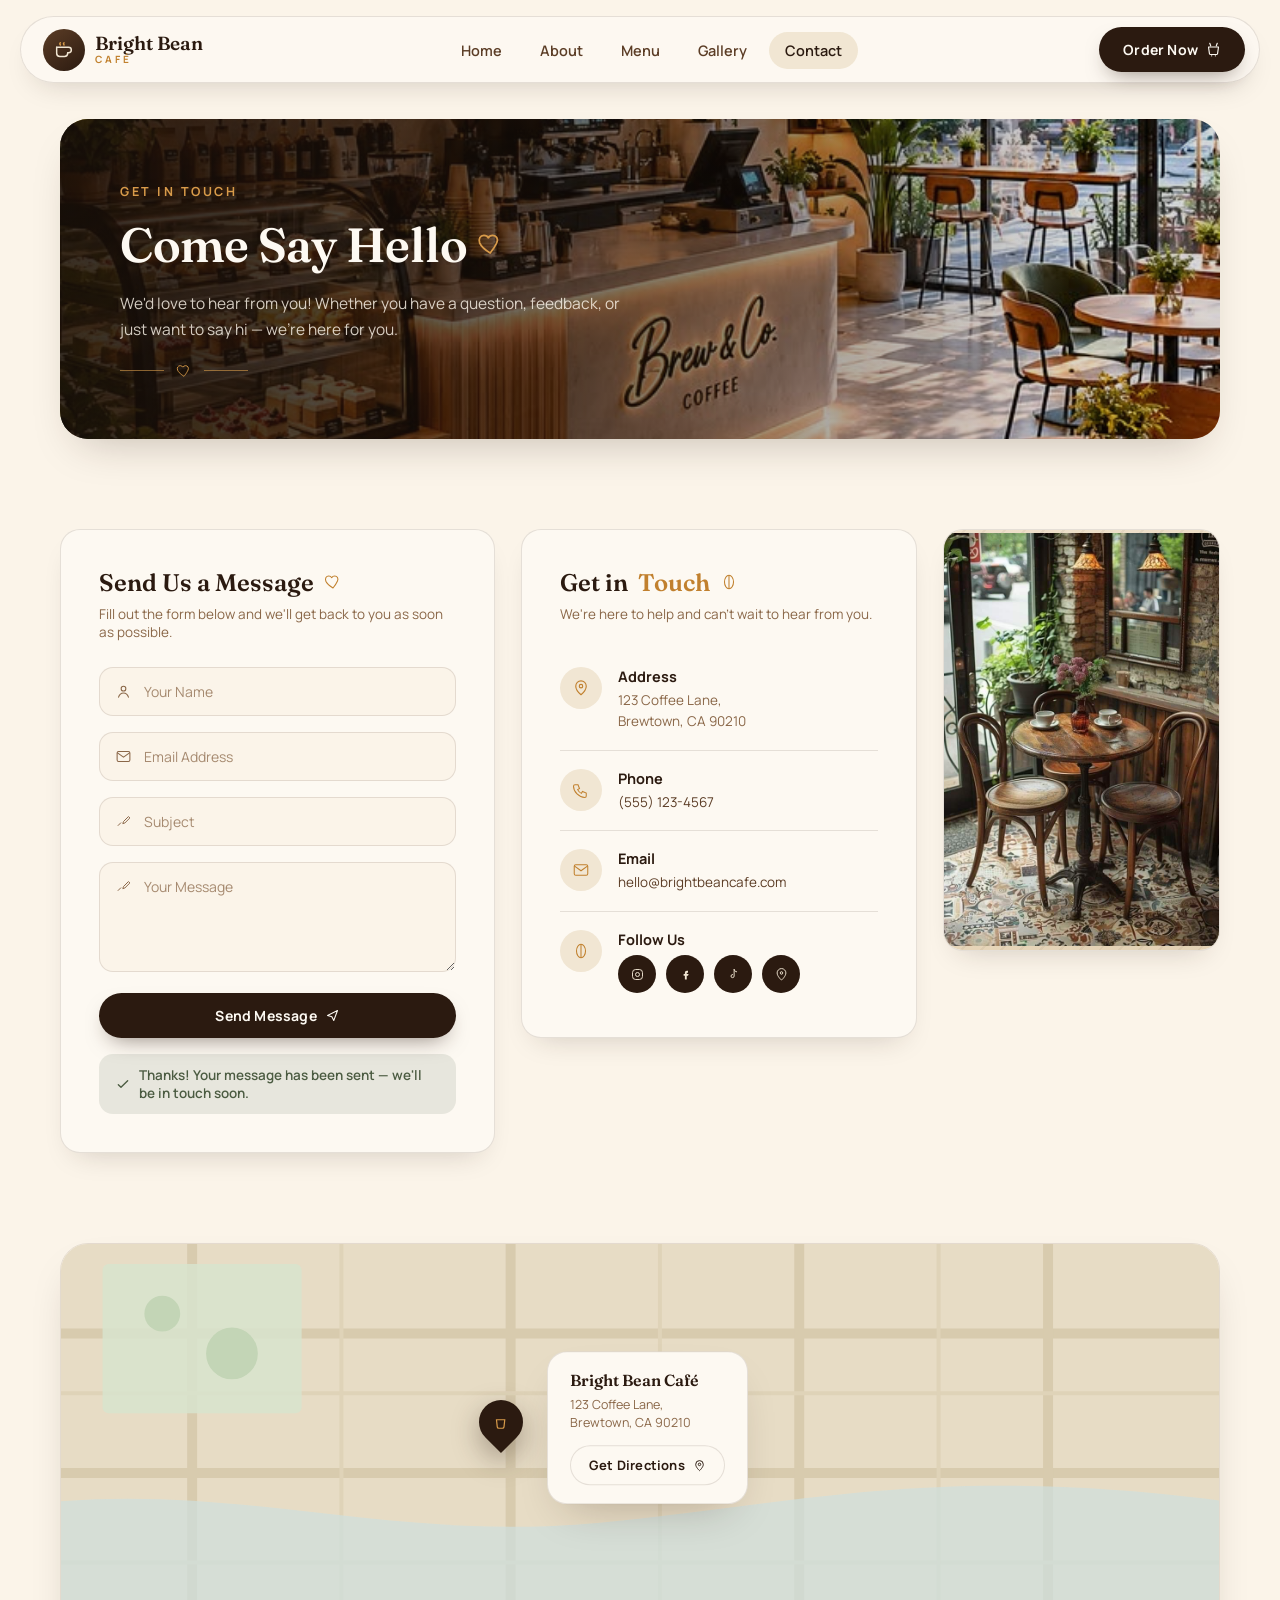
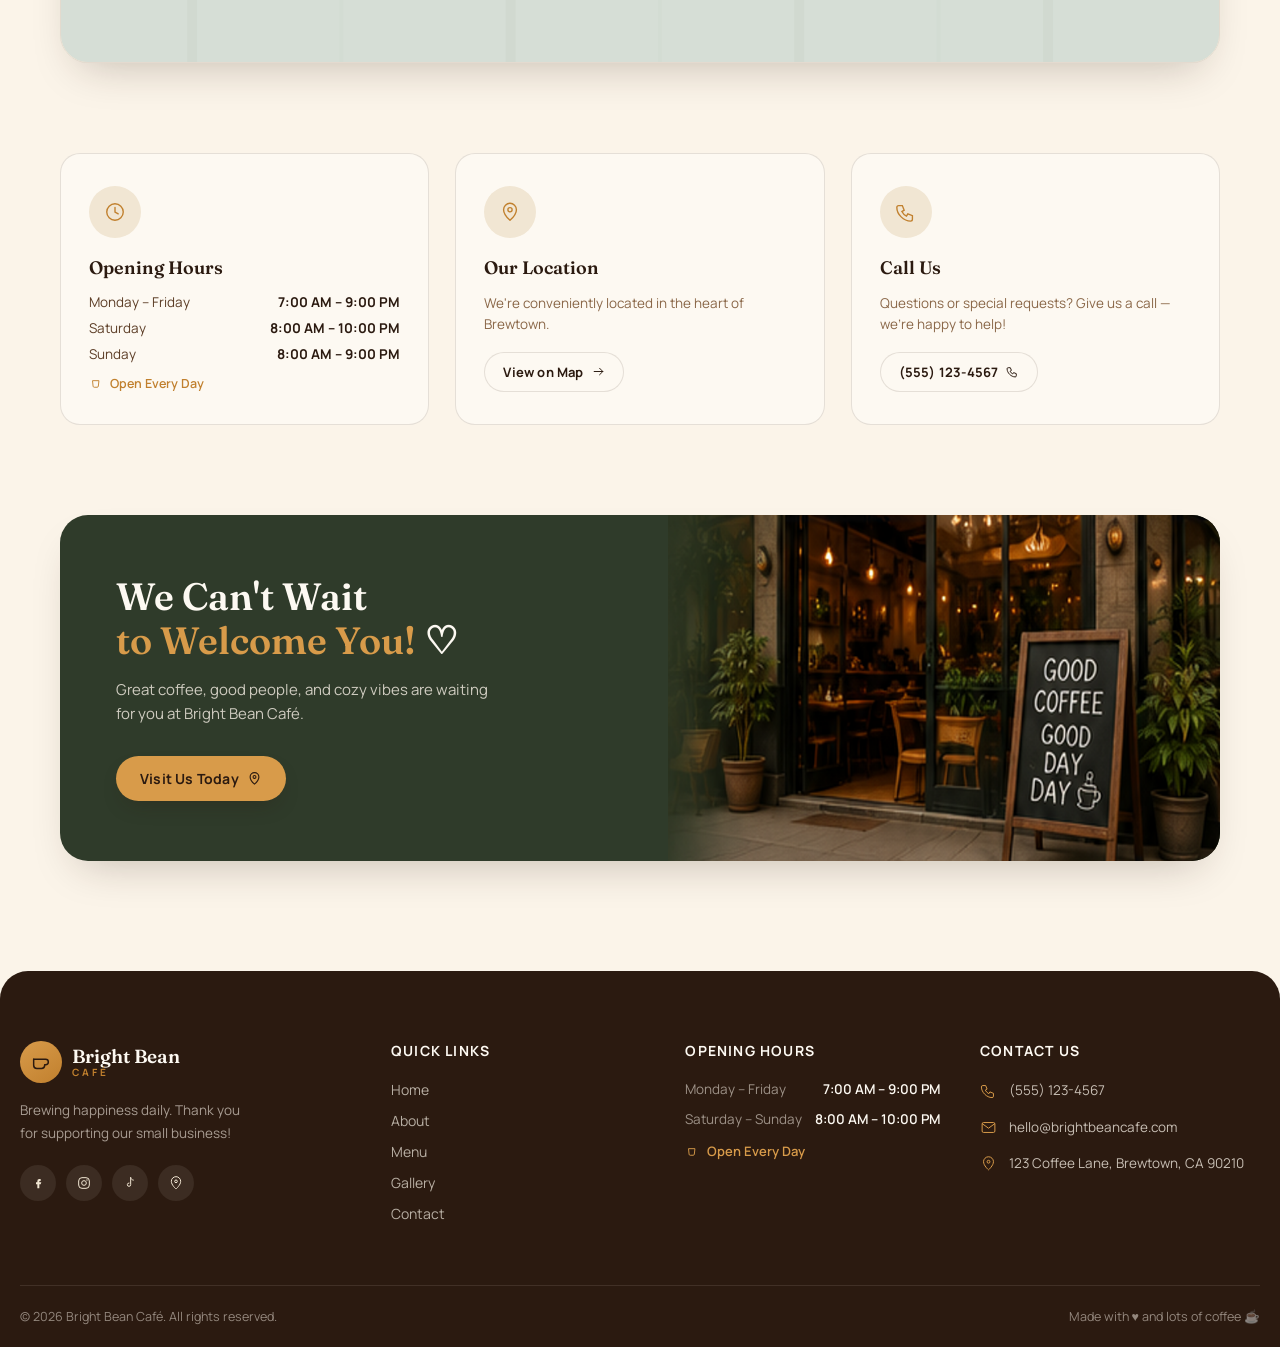
<file: html/contact.html>
<!DOCTYPE html>
<html lang="en">
<head>
<meta charset="UTF-8">
<meta name="viewport" content="width=device-width, initial-scale=1.0">
<title>Contact Us — Bright Bean Café</title>
<link rel="preconnect" href="https://fonts.googleapis.com">
<link href="https://fonts.googleapis.com/css2?family=Fraunces:ital,opsz,wght@0,9..144,300;0,9..144,500;0,9..144,600;0,9..144,700;1,9..144,500&family=Manrope:wght@400;500;600;700;800&display=swap" rel="stylesheet">
<style>

/* ============================================
   IMAGE SLOTS — where to drop in your photos
   ------------------------------------------------
   Two photo spots on this page live inside <div class="ph">
   blocks: the hero banner and the storefront photo beside
   the contact form. Add your own image by setting a
   background-image on the matching #id in the "IMAGE HOOKS"
   block near the bottom of this stylesheet. Until then, each
   slot shows a soft placeholder so the layout stays intact.
   The map area is a stylised illustrative map — swap the
   #mapEmbed div for a real Google Maps <iframe> whenever
   you have an embed URL (see the comment above #mapEmbed).
   ============================================ */

:root{
  --cream:        #FBF4E9;
  --cream-soft:    #FDF9F2;
  --beige:        #F1E6D3;
  --coffee-950:   #2B1A10;
  --coffee-900:   #3B2415;
  --coffee-700:   #5C3D26;
  --coffee-500:   #8A6748;
  --caramel:      #D89B4A;
  --caramel-dark: #C1802E;
  --green:        #2F3B2A;
  --green-soft:   #4B5B41;
  --line:         rgba(59,36,21,0.12);
  --shadow-soft:  0 20px 45px -20px rgba(43,26,16,0.28);
  --shadow-card:  0 14px 30px -16px rgba(43,26,16,0.22);
  --radius-lg:    28px;
  --radius-md:    20px;
  --radius-sm:    14px;
  --font-display: "Fraunces", Georgia, serif;
  --font-body:    "Manrope", sans-serif;
}

*{ box-sizing:border-box; margin:0; padding:0; }
html{ scroll-behavior:smooth; }
body{
  font-family:var(--font-body);
  color:var(--coffee-950);
  background:var(--cream);
  -webkit-font-smoothing:antialiased;
  overflow-x:hidden;
}
img{ max-width:100%; display:block; }
a{ color:inherit; text-decoration:none; }
button{ font-family:inherit; cursor:pointer; border:none; }
ul{ list-style:none; }
.wrap{ max-width:1240px; margin:0 auto; padding:0 40px; }

.eyebrow{
  display:inline-flex; align-items:center; gap:10px;
  font-weight:700; font-size:12.5px;
  letter-spacing:2.5px; text-transform:uppercase; color:var(--caramel-dark);
}

/* generic placeholder styling */
.ph{
  position:relative;
  display:flex; align-items:center; justify-content:center;
  background:
    repeating-linear-gradient(135deg, rgba(59,36,21,0.05) 0 2px, transparent 2px 14px),
    linear-gradient(160deg, #EFE1CB, #E4D2B4);
  color:var(--coffee-700);
  background-size:cover; background-position:center;
  overflow:hidden;
}
.ph svg{ width:28%; height:28%; opacity:.55; }

/* ============ NAVBAR ============ */
.navbar{ position:sticky; top:0; z-index:100; padding:16px 0; }
.navbar .wrap{
  display:flex; align-items:center; justify-content:space-between;
  background:rgba(253,249,242,0.9);
  backdrop-filter:blur(14px);
  border:1px solid var(--line);
  border-radius:100px;
  padding:10px 14px 10px 22px;
  box-shadow:var(--shadow-card);
}
.logo{ display:flex; align-items:center; gap:10px; }
.logo-mark{
  width:42px; height:42px; border-radius:50%;
  background:linear-gradient(145deg, var(--coffee-700), var(--coffee-950));
  display:flex; align-items:center; justify-content:center;
  flex-shrink:0;
}
.logo-mark svg{ width:22px; height:22px; }
.logo-text{ line-height:1.05; }
.logo-text .brand{ font-family:var(--font-display); font-weight:600; font-size:19px; color:var(--coffee-950); }
.logo-text .sub{ font-size:10px; letter-spacing:3px; color:var(--caramel-dark); font-weight:700; }

.nav-links{ display:flex; align-items:center; gap:6px; }
.nav-links a{
  font-size:14.5px; font-weight:600; color:var(--coffee-700);
  padding:9px 16px; border-radius:100px;
  transition:color .2s ease, background .2s ease;
}
.nav-links a:hover{ color:var(--coffee-950); background:var(--beige); }
.nav-links a.active{ color:var(--coffee-950); background:var(--beige); }

.btn{
  display:inline-flex; align-items:center; justify-content:center; gap:8px;
  font-weight:700; font-size:14px; letter-spacing:.2px;
  border-radius:100px; padding:13px 24px;
  transition:transform .25s ease, box-shadow .25s ease, background .25s ease, color .25s ease;
  white-space:nowrap;
}
.btn-primary{ background:var(--coffee-950); color:var(--cream-soft); box-shadow:0 10px 22px -10px rgba(43,26,16,0.55); }
.btn-primary:hover{ transform:translateY(-2px); box-shadow:0 16px 28px -12px rgba(43,26,16,0.6); }
.btn-caramel{ background:var(--caramel); color:var(--coffee-950); box-shadow:0 10px 22px -10px rgba(43,26,16,0.4); }
.btn-caramel:hover{ transform:translateY(-2px); background:var(--caramel-dark); }
.btn-outline{ background:var(--cream-soft); color:var(--coffee-950); border:1.5px solid var(--line); }
.btn-outline:hover{ background:var(--coffee-950); color:var(--cream-soft); }
.btn-block{ width:100%; }
.btn-sm{ padding:10px 18px; font-size:13px; }

.nav-cta{ display:flex; align-items:center; gap:10px; }
.burger{
  display:none; width:42px; height:42px; border-radius:50%;
  background:var(--coffee-950); align-items:center; justify-content:center;
  flex-direction:column; gap:4px;
}
.burger span{ width:16px; height:2px; background:var(--cream); border-radius:2px; }

/* ============ HERO ============ */
.page-hero{ padding:20px 0 0; }
.page-hero-inner{
  position:relative; border-radius:var(--radius-lg); overflow:hidden;
  min-height:300px; display:flex; align-items:center;
  padding:60px; box-shadow:var(--shadow-soft);
}
.page-hero-inner .ph{ position:absolute; inset:0; z-index:0;}
.page-hero-inner .ph img{width: 100%; }
.page-hero-overlay{ position:absolute; inset:0; z-index:1; background:linear-gradient(100deg, rgba(24,15,9,0.85) 15%, rgba(24,15,9,0.5) 55%, rgba(24,15,9,0.15) 85%); }
.page-hero-content{ position:relative; z-index:2; color:var(--cream-soft); max-width:520px; }
.page-hero-content h1{
  font-family:var(--font-display); font-weight:600;
  font-size:clamp(34px, 5vw, 48px); letter-spacing:-0.5px;
  display:flex; align-items:center; gap:10px; flex-wrap:wrap;
}
.page-hero-content h1 svg{ width:0.55em; height:0.55em; color:var(--caramel); }
.page-hero-content p{ font-size:15.5px; color:rgba(251,244,233,0.82); line-height:1.7; margin:16px 0 20px; }
.hero-divider{ display:flex; align-items:center; gap:12px; }
.hero-divider span{ width:44px; height:1px; background:rgba(216,155,74,0.6); }

/* ============ SECTIONS ============ */
.section{ padding:90px 0; }

/* ============ CONTACT GRID ============ */
.contact-grid{
  display:grid; grid-template-columns:1.1fr 1fr 0.7fr; gap:26px; align-items:start;
}
.panel{
  background:var(--cream-soft); border:1px solid var(--line); border-radius:var(--radius-md);
  padding:38px; box-shadow:var(--shadow-card);
}
.panel h2{
  font-family:var(--font-display); font-weight:600; font-size:24px;
  display:flex; align-items:center; gap:10px; margin-bottom:8px;
}
.panel h2 svg{ width:18px; height:18px; color:var(--caramel-dark); }
.panel > p.sub{ font-size:13.5px; color:var(--coffee-500); margin-bottom:26px; }

/* form */
.form-field{ margin-bottom:16px; position:relative; }
.form-field .field-icon{
  position:absolute; left:16px; top:16px; width:17px; height:17px; color:var(--coffee-500);
  pointer-events:none;
}
.form-field input, .form-field textarea{
  width:100%; font-family:inherit; font-size:14px; color:var(--coffee-950);
  background:var(--cream); border:1.5px solid var(--line); border-radius:var(--radius-sm);
  padding:14px 16px 14px 44px;
  transition:border-color .2s ease, box-shadow .2s ease;
}
.form-field textarea{ resize:vertical; min-height:110px; padding-top:14px; }
.form-field textarea + .field-icon{ top:16px; }
.form-field input:focus, .form-field textarea:focus{
  outline:none; border-color:var(--caramel); box-shadow:0 0 0 4px rgba(216,155,74,0.15);
}
.form-field input::placeholder, .form-field textarea::placeholder{ color:var(--coffee-500); opacity:.75; }
.field-error{ font-size:12px; color:#B24A3C; margin-top:6px; display:none; }
.form-field.invalid input, .form-field.invalid textarea{ border-color:#B24A3C; }
.form-field.invalid .field-error{ display:block; }

.form-status{
  margin-top:16px; padding:12px 16px; border-radius:var(--radius-sm);
  font-size:13.5px; font-weight:600; display:none; align-items:center; gap:8px;
}
.form-status.success{ display:flex; background:rgba(75,91,65,0.12); color:var(--green-soft); }
.form-status svg{ width:16px; height:16px; flex-shrink:0; }

/* contact info list */
.info-list{ display:flex; flex-direction:column; }
.info-row{
  display:flex; gap:16px; padding:18px 0;
  border-bottom:1px solid var(--line);
}
.info-row:last-of-type{ border-bottom:none; padding-bottom:6px; }
.info-icon{
  width:42px; height:42px; border-radius:50%; background:var(--beige);
  display:flex; align-items:center; justify-content:center; flex-shrink:0;
}
.info-icon svg{ width:18px; height:18px; color:var(--caramel-dark); }
.info-row h4{ font-size:14.5px; font-weight:700; margin-bottom:4px; }
.info-row p{ font-size:13.5px; color:var(--coffee-500); line-height:1.55; }
.info-row a{ color:var(--coffee-700); }

.social-links{ display:flex; gap:10px; margin-top:6px; }
.social-links a{
  width:38px; height:38px; border-radius:50%; background:var(--coffee-950);
  display:flex; align-items:center; justify-content:center;
  transition:background .2s ease, transform .2s ease;
}
.social-links a:hover{ background:var(--caramel); transform:translateY(-2px); }
.social-links svg{ width:15px; height:15px; }

/* storefront panel (image) */
.storefront-panel{ padding:0; overflow:hidden; }
.storefront-panel .ph{ height:100%; min-height:420px; }

/* ============ MAP ============ */
.map-wrap{
  position:relative; border-radius:var(--radius-lg); overflow:hidden;
  box-shadow:var(--shadow-soft); border:1px solid var(--line);
  height:420px;
}
.map-illustration{
  position:absolute; inset:0; width:100%; height:100%;
  display:block;
}
.map-pin{
  position:absolute; left:38%; top:48%; transform:translate(-50%,-100%);
  display:flex; flex-direction:column; align-items:center;
  filter:drop-shadow(0 10px 14px rgba(43,26,16,0.35));
}
.map-pin-dot{
  width:44px; height:44px; border-radius:50% 50% 50% 0; transform:rotate(-45deg);
  background:var(--coffee-950); display:flex; align-items:center; justify-content:center;
}
.map-pin-dot svg{ width:18px; height:18px; transform:rotate(45deg); color:var(--caramel); }
.map-card{
  position:absolute; left:calc(38% + 46px); top:44%; transform:translateY(-50%);
  background:var(--cream-soft); border-radius:var(--radius-md);
  padding:18px 22px; box-shadow:var(--shadow-soft); border:1px solid var(--line);
  max-width:230px;
}
.map-card h4{ font-family:var(--font-display); font-weight:600; font-size:16px; margin-bottom:6px; }
.map-card p{ font-size:12.5px; color:var(--coffee-500); line-height:1.5; margin-bottom:12px; }

/* ============ INFO CARDS ROW ============ */
.info-cards{ display:grid; grid-template-columns:repeat(3, 1fr); gap:26px; }
.info-card{
  background:var(--cream-soft); border:1px solid var(--line); border-radius:var(--radius-md);
  padding:32px 28px;
}
.info-card-icon{
  width:52px; height:52px; border-radius:50%; background:var(--beige);
  display:flex; align-items:center; justify-content:center; margin-bottom:18px;
}
.info-card-icon svg{ width:22px; height:22px; color:var(--caramel-dark); }
.info-card h3{ font-family:var(--font-display); font-weight:600; font-size:18px; margin-bottom:14px; }
.hours-line{ display:flex; justify-content:space-between; font-size:13.5px; margin-bottom:8px; color:var(--coffee-700); }
.hours-line span:last-child{ font-weight:700; color:var(--coffee-950); }
.info-card p{ font-size:13.5px; color:var(--coffee-500); line-height:1.6; margin-bottom:16px; }
.info-card .hours-note{ display:flex; align-items:center; gap:7px; font-size:12.5px; color:var(--caramel-dark); font-weight:600; margin-top:12px; }

/* ============ PROMO CTA ============ */
.promo{
  border-radius:var(--radius-lg); background:var(--green);
  display:grid; grid-template-columns:1.1fr 1fr; align-items:stretch;
  overflow:hidden; box-shadow:var(--shadow-soft); position:relative;
}
.promo-text{ padding:60px 56px; color:var(--cream-soft); align-self:center; }
.promo-text h2{
  font-family:var(--font-display); font-weight:600; font-size:clamp(28px, 3.4vw, 38px);
  line-height:1.15; margin-bottom:16px;
}
.promo-text h2 span{ color:var(--caramel); }
.promo-text p{ font-size:15px; color:rgba(251,244,233,0.78); margin-bottom:30px; line-height:1.6; max-width:380px; }
.promo .ph{ min-height:280px; }
.promo .ph img{height: 100%;}

/* ============ FOOTER ============ */
footer{ background:var(--coffee-950); color:rgba(251,244,233,0.75); margin-top:20px; border-radius:var(--radius-lg) var(--radius-lg) 0 0; }
.footer-top{ padding:70px 0 50px; }
.footer-grid{ display:grid; grid-template-columns:1.3fr 1fr 1fr 1.1fr; gap:40px; }
.footer-brand .logo-text .brand{ color:var(--cream-soft); }
.footer-brand p{ font-size:13.5px; line-height:1.7; margin:16px 0 20px; max-width:230px; color:rgba(251,244,233,0.6); }
.footer-brand .logo-mark{ background:linear-gradient(145deg, var(--caramel), var(--caramel-dark)); }
.social-row{ display:flex; gap:10px; }
.social-row a{
  width:36px; height:36px; border-radius:50%; background:rgba(251,244,233,0.08);
  display:flex; align-items:center; justify-content:center; transition:background .2s ease, transform .2s ease;
}
.social-row a:hover{ background:var(--caramel); transform:translateY(-3px); }
.social-row svg{ width:16px; height:16px; }
.footer-col h4{
  font-size:14px; font-weight:700; color:var(--cream-soft);
  text-transform:uppercase; letter-spacing:1.2px; margin-bottom:20px;
}
.footer-col ul li{ margin-bottom:12px; font-size:14px; }
.footer-col ul li a{ color:rgba(251,244,233,0.68); transition:color .2s ease, padding-left .2s ease; }
.footer-col ul li a:hover{ color:var(--caramel); padding-left:4px; }
.hours-row{ display:flex; justify-content:space-between; font-size:13.5px; margin-bottom:12px; gap:10px; }
.hours-row span:first-child{ color:rgba(251,244,233,0.55); }
.hours-row span:last-child{ font-weight:600; color:var(--cream-soft); text-align:right; }
.hours-note{ display:flex; align-items:center; gap:8px; font-size:13px; color:var(--caramel); margin-top:14px; font-weight:600; }
.contact-item{ display:flex; align-items:flex-start; gap:12px; margin-bottom:16px; font-size:13.5px; line-height:1.5; }
.contact-item svg{ width:17px; height:17px; flex-shrink:0; margin-top:2px; color:var(--caramel); }
.footer-bottom{
  border-top:1px solid rgba(251,244,233,0.1); padding:22px 0;
  display:flex; justify-content:space-between; align-items:center;
  font-size:12.5px; color:rgba(251,244,233,0.5);
}

/* ============ SCROLL REVEAL ============ */
.reveal{ opacity:0; transform:translateY(26px); transition:opacity .7s ease, transform .7s ease; }
.reveal.in-view{ opacity:1; transform:translateY(0); }

/* ============ RESPONSIVE ============ */
@media (max-width:1080px){
  .contact-grid{ grid-template-columns:1fr 1fr; }
  .storefront-panel{ grid-column:1 / -1; }
  .storefront-panel .ph{ min-height:260px; }
}
@media (max-width:980px){
  .wrap{ padding:0 24px; }
  .contact-grid{ grid-template-columns:1fr; }
  .info-cards{ grid-template-columns:1fr; }
  .promo{ grid-template-columns:1fr; }
  .promo .ph{ min-height:220px; order:-1; }
  .footer-grid{ grid-template-columns:1fr 1fr; }
  .map-card{ left:50%; top:auto; bottom:18px; transform:translateX(-50%); }
  .map-pin{ left:50%; top:44%; }
}
@media (max-width:760px){
  .nav-links{
    position:absolute; top:calc(100% + 10px); left:0; right:0;
    background:var(--cream-soft); border:1px solid var(--line); border-radius:20px;
    flex-direction:column; align-items:stretch; padding:12px; gap:2px;
    box-shadow:var(--shadow-card); display:none;
  }
  .nav-links.open{ display:flex; }
  .nav-links a{ padding:12px 16px; }
  .burger{ display:flex; }
  .btn-primary.nav-order{ display:none; }
  .page-hero-inner{ padding:40px 26px; }
  .section{ padding:64px 0; }
  .panel{ padding:28px; }
  .promo-text{ padding:40px 28px; }
  .footer-grid{ grid-template-columns:1fr; gap:34px; }
  .footer-bottom{ flex-direction:column; gap:8px; text-align:center; }
  .map-wrap{ height:360px; }
}

/* ============ IMAGE HOOKS ============ */
/* #ph-hero        { background-image:url('images/contact-hero.jpg'); } */
/* #ph-storefront  { background-image:url('images/storefront.jpg'); } */
/* #ph-promo       { background-image:url('images/latte-hand.jpg'); } */

</style>
</head>
<body>

<!-- ============ NAVBAR ============ -->
<nav class="navbar">
  <div class="wrap">
    <a href="index.html" class="logo">
      <span class="logo-mark">
        <svg viewBox="0 0 24 24" fill="none"><path d="M4 9h13a3 3 0 0 1 0 6h-.5" stroke="#F1E6D3" stroke-width="1.6" stroke-linecap="round"/><path d="M4 9v6.5A3.5 3.5 0 0 0 7.5 19h5A3.5 3.5 0 0 0 16 15.5V15" stroke="#F1E6D3" stroke-width="1.6" stroke-linecap="round"/><path d="M8 4c-.8.8-.8 1.6 0 2.4M12 4c-.8.8-.8 1.6 0 2.4" stroke="#D89B4A" stroke-width="1.6" stroke-linecap="round"/></svg>
      </span>
      <span class="logo-text">
        <div class="brand">Bright Bean</div>
        <div class="sub">CAFÉ</div>
      </span>
    </a>

    <ul class="nav-links" id="navLinks">
      <li><a href="../index.html">Home</a></li>
      <li><a href="../index.html#about">About</a></li>
      <li><a href="menu.html">Menu</a></li>
      <li><a href="../gallery.html">Gallery</a></li>
      <li><a href="contact.html" class="active">Contact</a></li>
    </ul>

    <div class="nav-cta">
      <button class="btn btn-primary nav-order">Order Now
        <svg width="15" height="15" viewBox="0 0 24 24" fill="none"><path d="M6 2l1.5 4M18 2l-1.5 4M4 8h16l-1.5 10.5a2 2 0 0 1-2 1.5H7.5a2 2 0 0 1-2-1.5L4 8z" stroke="currentColor" stroke-width="1.8" stroke-linecap="round" stroke-linejoin="round"/><circle cx="9" cy="22" r="1" fill="currentColor"/><circle cx="15" cy="22" r="1" fill="currentColor"/></svg>
      </button>
      <button class="burger" id="burgerBtn" aria-label="Open menu"><span></span><span></span><span></span></button>
    </div>
  </div>
</nav>

<!-- ============ HERO ============ -->
<header class="page-hero">
  <div class="wrap">
    <div class="page-hero-inner">
      <div class="ph" id="ph-hero" data-label="Add: café interior + latte cup photo">
         <img src="../Images2/hero_back.jpg" alt="">
      </div>
      <div class="page-hero-overlay"></div>
      <div class="page-hero-content reveal">
        <span class="eyebrow" style="color:var(--caramel);">Get In Touch</span>
        <h1 style="margin-top:14px;">Come Say Hello
          <svg viewBox="0 0 24 24" fill="none"><path d="M12 20s-7.5-4.5-9.5-9C1 7 3 4 6.3 4c2 0 3.4 1.1 4 2.2.6-1.1 2-2.2 4-2.2C17.6 4 19.6 7 18 10.7c-2 4.5-6 9.3-6 9.3z" stroke="currentColor" stroke-width="1.6" stroke-linejoin="round"/></svg>
        </h1>
        <p>We'd love to hear from you! Whether you have a question, feedback, or just want to say hi — we're here for you.</p>
        <div class="hero-divider"><span></span>
          <svg width="16" height="16" viewBox="0 0 24 24" fill="none"><path d="M12 20s-7.5-4.5-9.5-9C1 7 3 4 6.3 4c2 0 3.4 1.1 4 2.2.6-1.1 2-2.2 4-2.2C17.6 4 19.6 7 18 10.7c-2 4.5-6 9.3-6 9.3z" stroke="#D89B4A" stroke-width="1.4" stroke-linejoin="round"/></svg>
          <span></span>
        </div>
      </div>
    </div>
  </div>
</header>

<!-- ============ CONTACT GRID ============ -->
<section class="section">
  <div class="wrap contact-grid">

    <!-- Contact Form -->
    <div class="panel reveal">
      <h2>Send Us a Message
        <svg viewBox="0 0 24 24" fill="none"><path d="M12 20s-7.5-4.5-9.5-9C1 7 3 4 6.3 4c2 0 3.4 1.1 4 2.2.6-1.1 2-2.2 4-2.2C17.6 4 19.6 7 18 10.7c-2 4.5-6 9.3-6 9.3z" stroke="currentColor" stroke-width="1.4" stroke-linejoin="round"/></svg>
      </h2>
      <p class="sub">Fill out the form below and we'll get back to you as soon as possible.</p>

      <form id="contactForm" novalidate>
        <div class="form-field" data-field="name">
          <svg class="field-icon" viewBox="0 0 24 24" fill="none"><circle cx="12" cy="8" r="3.3" stroke="currentColor" stroke-width="1.5"/><path d="M5 20c1.2-4 4-6 7-6s5.8 2 7 6" stroke="currentColor" stroke-width="1.5" stroke-linecap="round"/></svg>
          <input type="text" id="nameInput" placeholder="Your Name" autocomplete="name">
          <span class="field-error">Please enter your name.</span>
        </div>

        <div class="form-field" data-field="email">
          <svg class="field-icon" viewBox="0 0 24 24" fill="none"><rect x="3" y="5" width="18" height="14" rx="2" stroke="currentColor" stroke-width="1.5"/><path d="M3 6.5l9 6.5 9-6.5" stroke="currentColor" stroke-width="1.5"/></svg>
          <input type="email" id="emailInput" placeholder="Email Address" autocomplete="email">
          <span class="field-error">Please enter a valid email address.</span>
        </div>

        <div class="form-field" data-field="subject">
          <svg class="field-icon" viewBox="0 0 24 24" fill="none"><path d="M4 18l4.5-4.5M12 12l7-7 2 2-7 7-3 1 1-3z" stroke="currentColor" stroke-width="1.4" stroke-linejoin="round"/></svg>
          <input type="text" id="subjectInput" placeholder="Subject">
          <span class="field-error">Please add a short subject.</span>
        </div>

        <div class="form-field" data-field="message">
          <svg class="field-icon" viewBox="0 0 24 24" fill="none"><path d="M4 18l4.5-4.5M12 12l7-7 2 2-7 7-3 1 1-3z" stroke="currentColor" stroke-width="1.4" stroke-linejoin="round"/></svg>
          <textarea id="messageInput" placeholder="Your Message"></textarea>
          <span class="field-error">Please write a short message.</span>
        </div>

        <button type="submit" class="btn btn-primary btn-block">Send Message
          <svg width="15" height="15" viewBox="0 0 24 24" fill="none"><path d="M4 12l16-8-6 16-3-6-7-2z" stroke="currentColor" stroke-width="1.7" stroke-linejoin="round"/></svg>
        </button>

        <div class="form-status success" id="formStatus">
          <svg viewBox="0 0 24 24" fill="none"><path d="M5 13l4 4L19 7" stroke="currentColor" stroke-width="2" stroke-linecap="round" stroke-linejoin="round"/></svg>
          Thanks! Your message has been sent — we'll be in touch soon.
        </div>
      </form>
    </div>

    <!-- Contact Info -->
    <div class="panel reveal">
      <h2>Get in <span style="color:var(--caramel-dark);">Touch</span>
        <svg viewBox="0 0 24 24" fill="none"><ellipse cx="12" cy="12" rx="6" ry="9" stroke="currentColor" stroke-width="1.4"/><path d="M12 3v18" stroke="currentColor" stroke-width="1.4"/></svg>
      </h2>
      <p class="sub">We're here to help and can't wait to hear from you.</p>

      <div class="info-list">
        <div class="info-row">
          <span class="info-icon">
            <svg viewBox="0 0 24 24" fill="none"><path d="M12 21s7-6.1 7-11.5A7 7 0 0 0 5 9.5C5 14.9 12 21 12 21z" stroke="currentColor" stroke-width="1.5" stroke-linejoin="round"/><circle cx="12" cy="9.5" r="2.3" stroke="currentColor" stroke-width="1.5"/></svg>
          </span>
          <div>
            <h4>Address</h4>
            <p>123 Coffee Lane,<br>Brewtown, CA 90210</p>
          </div>
        </div>
        <div class="info-row">
          <span class="info-icon">
            <svg viewBox="0 0 24 24" fill="none"><path d="M4 5h4l2 5-2.5 1.5a11 11 0 0 0 5 5L14 14l5 2v4a2 2 0 0 1-2 2C9.5 22 2 14.5 2 7a2 2 0 0 1 2-2z" stroke="currentColor" stroke-width="1.4"/></svg>
          </span>
          <div>
            <h4>Phone</h4>
            <p><a href="tel:+15551234567">(555) 123-4567</a></p>
          </div>
        </div>
        <div class="info-row">
          <span class="info-icon">
            <svg viewBox="0 0 24 24" fill="none"><rect x="3" y="5" width="18" height="14" rx="2" stroke="currentColor" stroke-width="1.4"/><path d="M3 6.5l9 6.5 9-6.5" stroke="currentColor" stroke-width="1.4"/></svg>
          </span>
          <div>
            <h4>Email</h4>
            <p><a href="mailto:hello@brightbeancafe.com">hello@brightbeancafe.com</a></p>
          </div>
        </div>
        <div class="info-row">
          <span class="info-icon">
            <svg viewBox="0 0 24 24" fill="none"><ellipse cx="12" cy="12" rx="6" ry="9" stroke="currentColor" stroke-width="1.4"/><path d="M12 3v18" stroke="currentColor" stroke-width="1.4"/></svg>
          </span>
          <div>
            <h4>Follow Us</h4>
            <div class="social-links">
              <a href="#" aria-label="Instagram"><svg viewBox="0 0 24 24" fill="none"><rect x="4" y="4" width="16" height="16" rx="5" stroke="#F1E6D3" stroke-width="1.5"/><circle cx="12" cy="12" r="3.2" stroke="#F1E6D3" stroke-width="1.5"/></svg></a>
              <a href="#" aria-label="Facebook"><svg viewBox="0 0 24 24" fill="none"><path d="M14 9h2V6h-2a3 3 0 0 0-3 3v2H9v3h2v6h3v-6h2l1-3h-3v-1.5c0-.5.3-.5.5-.5z" fill="#F1E6D3"/></svg></a>
              <a href="#" aria-label="TikTok"><svg viewBox="0 0 24 24" fill="none"><path d="M13 4v10.5a2.5 2.5 0 1 1-2.5-2.5" stroke="#F1E6D3" stroke-width="1.5" stroke-linecap="round"/><path d="M13 4c.3 2 2 3.5 4 3.7" stroke="#F1E6D3" stroke-width="1.5" stroke-linecap="round"/></svg></a>
              <a href="#" aria-label="Location"><svg viewBox="0 0 24 24" fill="none"><path d="M12 21s7-6.1 7-11.5A7 7 0 0 0 5 9.5C5 14.9 12 21 12 21z" stroke="#F1E6D3" stroke-width="1.5" stroke-linejoin="round"/><circle cx="12" cy="9.5" r="2" stroke="#F1E6D3" stroke-width="1.5"/></svg></a>
            </div>
          </div>
        </div>
      </div>
    </div>

    <!-- Storefront photo -->
    <div class="panel storefront-panel reveal">
      <div class="ph" id="ph-storefront" data-label="Add: storefront / signage photo">
        <img src="../Images2/sofa.jpg" alt="">
      </div>
    </div>
  </div>
</section>

<!-- ============ MAP ============ -->
<section class="section" style="padding-top:0;">
  <div class="wrap">
    <!--
      To use a real embed instead of this illustration, replace the
      contents of #mapEmbed with an iframe, e.g.:
      <iframe src="https://www.google.com/maps/embed?pb=YOUR_EMBED_URL"
              width="100%" height="100%" style="border:0;" loading="lazy"></iframe>
    -->
    <div class="map-wrap reveal" id="mapEmbed">
      <svg class="map-illustration" viewBox="0 0 1200 420" preserveAspectRatio="xMidYMid slice" xmlns="http://www.w3.org/2000/svg">
        <rect width="1200" height="420" fill="#EFE6D6"/>
        <rect x="0" y="0" width="1200" height="420" fill="#E7DCC5"/>
        <g stroke="#D8CBAE" stroke-width="10">
          <line x1="0" y1="90" x2="1200" y2="90"/>
          <line x1="0" y1="230" x2="1200" y2="230"/>
          <line x1="150" y1="0" x2="150" y2="420"/>
          <line x1="470" y1="0" x2="470" y2="420"/>
          <line x1="760" y1="0" x2="760" y2="420"/>
          <line x1="1010" y1="0" x2="1010" y2="420"/>
        </g>
        <g stroke="#DFD3B8" stroke-width="4">
          <line x1="0" y1="150" x2="1200" y2="150"/>
          <line x1="0" y1="320" x2="1200" y2="320"/>
          <line x1="300" y1="0" x2="300" y2="420"/>
          <line x1="620" y1="0" x2="620" y2="420"/>
          <line x1="900" y1="0" x2="900" y2="420"/>
        </g>
        <path d="M0 260 C 200 240, 350 300, 560 280 S 900 220, 1200 260 L 1200 420 L 0 420 Z" fill="#CFE0DE" opacity="0.7"/>
        <rect x="60" y="20" width="200" height="150" rx="6" fill="#D9E4CE" opacity="0.85"/>
        <circle cx="120" cy="70" r="18" fill="#C3D5B6"/>
        <circle cx="190" cy="110" r="26" fill="#C3D5B6"/>
      </svg>

      <div class="map-pin">
        <div class="map-pin-dot">
          <svg viewBox="0 0 24 24" fill="none"><path d="M6 9h11l-1 9.5a2 2 0 0 1-2 1.8H9a2 2 0 0 1-2-1.8L6 9z" stroke="currentColor" stroke-width="1.6"/></svg>
        </div>
      </div>

      <div class="map-card">
        <h4>Bright Bean Café</h4>
        <p>123 Coffee Lane,<br>Brewtown, CA 90210</p>
        <a href="https://maps.google.com" target="_blank" rel="noopener" class="btn btn-outline btn-sm">Get Directions
          <svg width="13" height="13" viewBox="0 0 24 24" fill="none"><path d="M12 21s7-6.1 7-11.5A7 7 0 0 0 5 9.5C5 14.9 12 21 12 21z" stroke="currentColor" stroke-width="1.8" stroke-linejoin="round"/><circle cx="12" cy="9.5" r="2.3" stroke="currentColor" stroke-width="1.8"/></svg>
        </a>
      </div>
    </div>
  </div>
</section>

<!-- ============ INFO CARDS ============ -->
<section class="section" style="padding-top:0;">
  <div class="wrap info-cards">
    <div class="info-card reveal">
      <span class="info-card-icon">
        <svg viewBox="0 0 24 24" fill="none"><circle cx="12" cy="12" r="9" stroke="currentColor" stroke-width="1.5"/><path d="M12 7v5l3.5 2" stroke="currentColor" stroke-width="1.5" stroke-linecap="round"/></svg>
      </span>
      <h3>Opening Hours</h3>
      <div class="hours-line"><span>Monday – Friday</span><span>7:00 AM – 9:00 PM</span></div>
      <div class="hours-line"><span>Saturday</span><span>8:00 AM – 10:00 PM</span></div>
      <div class="hours-line"><span>Sunday</span><span>8:00 AM – 9:00 PM</span></div>
      <div class="hours-note">
        <svg width="14" height="14" viewBox="0 0 24 24" fill="none"><path d="M6 8h11l-1 9.5a2 2 0 0 1-2 1.8H9a2 2 0 0 1-2-1.8L6 8z" stroke="currentColor" stroke-width="1.6"/></svg>
        Open Every Day
      </div>
    </div>

    <div class="info-card reveal">
      <span class="info-card-icon">
        <svg viewBox="0 0 24 24" fill="none"><path d="M12 21s7-6.1 7-11.5A7 7 0 0 0 5 9.5C5 14.9 12 21 12 21z" stroke="currentColor" stroke-width="1.5" stroke-linejoin="round"/><circle cx="12" cy="9.5" r="2.3" stroke="currentColor" stroke-width="1.5"/></svg>
      </span>
      <h3>Our Location</h3>
      <p>We're conveniently located in the heart of Brewtown.</p>
      <a href="#mapEmbed" class="btn btn-outline btn-sm">View on Map
        <svg width="13" height="13" viewBox="0 0 24 24" fill="none"><path d="M4 12h16M14 6l6 6-6 6" stroke="currentColor" stroke-width="1.8" stroke-linecap="round" stroke-linejoin="round"/></svg>
      </a>
    </div>

    <div class="info-card reveal">
      <span class="info-card-icon">
        <svg viewBox="0 0 24 24" fill="none"><path d="M4 5h4l2 5-2.5 1.5a11 11 0 0 0 5 5L14 14l5 2v4a2 2 0 0 1-2 2C9.5 22 2 14.5 2 7a2 2 0 0 1 2-2z" stroke="currentColor" stroke-width="1.5"/></svg>
      </span>
      <h3>Call Us</h3>
      <p>Questions or special requests? Give us a call — we're happy to help!</p>
      <a href="tel:+15551234567" class="btn btn-outline btn-sm">(555) 123-4567
        <svg width="13" height="13" viewBox="0 0 24 24" fill="none"><path d="M4 5h4l2 5-2.5 1.5a11 11 0 0 0 5 5L14 14l5 2v4a2 2 0 0 1-2 2C9.5 22 2 14.5 2 7a2 2 0 0 1 2-2z" stroke="currentColor" stroke-width="1.8"/></svg>
      </a>
    </div>
  </div>
</section>

<!-- ============ PROMO CTA ============ -->
<section class="section" style="padding-top:0;">
  <div class="wrap">
    <div class="promo reveal">
      <div class="promo-text">
        <h2>We Can't Wait<br><span>to Welcome You!</span> ♡</h2>
        <p>Great coffee, good people, and cozy vibes are waiting for you at Bright Bean Café.</p>
        <a href="index.html" class="btn btn-caramel">Visit Us Today
          <svg width="15" height="15" viewBox="0 0 24 24" fill="none"><path d="M12 21s7-6.1 7-11.5A7 7 0 0 0 5 9.5C5 14.9 12 21 12 21z" stroke="currentColor" stroke-width="1.8" stroke-linejoin="round"/><circle cx="12" cy="9.5" r="2.3" stroke="currentColor" stroke-width="1.8"/></svg>
        </a>
      </div>
      <div class="ph" id="ph-promo" data-label="Add: latte in hand photo">
        <img src="../Images2/cta_banner.png" alt="">
      </div>
    </div>
  </div>
</section>

<!-- ============ FOOTER ============ -->
<footer>
  <div class="wrap footer-top">
    <div class="footer-grid">
      <div class="footer-brand">
        <a href="index.html" class="logo">
          <span class="logo-mark">
            <svg viewBox="0 0 24 24" fill="none"><path d="M4 9h13a3 3 0 0 1 0 6h-.5" stroke="#2B1A10" stroke-width="1.6" stroke-linecap="round"/><path d="M4 9v6.5A3.5 3.5 0 0 0 7.5 19h5A3.5 3.5 0 0 0 16 15.5V15" stroke="#2B1A10" stroke-width="1.6" stroke-linecap="round"/></svg>
          </span>
          <span class="logo-text">
            <div class="brand">Bright Bean</div>
            <div class="sub">CAFÉ</div>
          </span>
        </a>
        <p>Brewing happiness daily. Thank you for supporting our small business!</p>
        <div class="social-row">
          <a href="#" aria-label="Facebook"><svg viewBox="0 0 24 24" fill="none"><path d="M14 9h2V6h-2a3 3 0 0 0-3 3v2H9v3h2v6h3v-6h2l1-3h-3v-1.5c0-.5.3-.5.5-.5z" fill="#F1E6D3"/></svg></a>
          <a href="#" aria-label="Instagram"><svg viewBox="0 0 24 24" fill="none"><rect x="4" y="4" width="16" height="16" rx="5" stroke="#F1E6D3" stroke-width="1.5"/><circle cx="12" cy="12" r="3.5" stroke="#F1E6D3" stroke-width="1.5"/><circle cx="16.5" cy="7.5" r="1" fill="#F1E6D3"/></svg></a>
          <a href="#" aria-label="TikTok"><svg viewBox="0 0 24 24" fill="none"><path d="M13 4v10.5a2.5 2.5 0 1 1-2.5-2.5" stroke="#F1E6D3" stroke-width="1.5" stroke-linecap="round"/><path d="M13 4c.3 2 2 3.5 4 3.7" stroke="#F1E6D3" stroke-width="1.5" stroke-linecap="round"/></svg></a>
          <a href="#" aria-label="Location"><svg viewBox="0 0 24 24" fill="none"><path d="M12 21s7-6.1 7-11.5A7 7 0 0 0 5 9.5C5 14.9 12 21 12 21z" stroke="#F1E6D3" stroke-width="1.5" stroke-linejoin="round"/><circle cx="12" cy="9.5" r="2" stroke="#F1E6D3" stroke-width="1.5"/></svg></a>
        </div>
      </div>

      <div class="footer-col">
        <h4>Quick Links</h4>
        <ul>
          <li><a href="index.html">Home</a></li>
          <li><a href="about.html">About</a></li>
          <li><a href="menu.html">Menu</a></li>
          <li><a href="gallery.html">Gallery</a></li>
          <li><a href="contact.html">Contact</a></li>
        </ul>
      </div>

      <div class="footer-col">
        <h4>Opening Hours</h4>
        <div class="hours-row"><span>Monday – Friday</span><span>7:00 AM – 9:00 PM</span></div>
        <div class="hours-row"><span>Saturday – Sunday</span><span>8:00 AM – 10:00 PM</span></div>
        <div class="hours-note">
          <svg width="14" height="14" viewBox="0 0 24 24" fill="none"><path d="M6 8h11l-1 9.5a2 2 0 0 1-2 1.8H9a2 2 0 0 1-2-1.8L6 8z" stroke="currentColor" stroke-width="1.6"/></svg>
          Open Every Day
        </div>
      </div>

      <div class="footer-col">
        <h4>Contact Us</h4>
        <div class="contact-item">
          <svg viewBox="0 0 24 24" fill="none"><path d="M4 5h4l2 5-2.5 1.5a11 11 0 0 0 5 5L14 14l5 2v4a2 2 0 0 1-2 2C9.5 22 2 14.5 2 7a2 2 0 0 1 2-2z" stroke="currentColor" stroke-width="1.4"/></svg>
          <span>(555) 123-4567</span>
        </div>
        <div class="contact-item">
          <svg viewBox="0 0 24 24" fill="none"><rect x="3" y="5" width="18" height="14" rx="2" stroke="currentColor" stroke-width="1.4"/><path d="M3 6.5l9 6.5 9-6.5" stroke="currentColor" stroke-width="1.4"/></svg>
          <span>hello@brightbeancafe.com</span>
        </div>
        <div class="contact-item">
          <svg viewBox="0 0 24 24" fill="none"><path d="M12 21s7-6.1 7-11.5A7 7 0 0 0 5 9.5C5 14.9 12 21 12 21z" stroke="currentColor" stroke-width="1.4" stroke-linejoin="round"/><circle cx="12" cy="9.5" r="2" stroke="currentColor" stroke-width="1.4"/></svg>
          <span>123 Coffee Lane, Brewtown, CA 90210</span>
        </div>
      </div>
    </div>
  </div>

  <div class="wrap footer-bottom">
    <span>© 2026 Bright Bean Café. All rights reserved.</span>
    <span>Made with ♥ and lots of coffee ☕</span>
  </div>
</footer>

<script>
// ---- Mobile nav toggle ----
const burger = document.getElementById('burgerBtn');
const navLinks = document.getElementById('navLinks');
burger.addEventListener('click', () => navLinks.classList.toggle('open'));
navLinks.querySelectorAll('a').forEach(link => {
  link.addEventListener('click', () => navLinks.classList.remove('open'));
});

// ---- Scroll reveal ----
const revealEls = document.querySelectorAll('.reveal');
const io = new IntersectionObserver((entries) => {
  entries.forEach(entry => {
    if (entry.isIntersecting) {
      entry.target.classList.add('in-view');
      io.unobserve(entry.target);
    }
  });
}, { threshold: 0.12 });
revealEls.forEach(el => io.observe(el));

// ---- Contact form validation + fake submit ----
const form = document.getElementById('contactForm');
const formStatus = document.getElementById('formStatus');

const fields = {
  name:    { el: document.getElementById('nameInput'),    validate: v => v.trim().length > 1 },
  email:   { el: document.getElementById('emailInput'),   validate: v => /^[^\s@]+@[^\s@]+\.[^\s@]+$/.test(v.trim()) },
  subject: { el: document.getElementById('subjectInput'), validate: v => v.trim().length > 1 },
  message: { el: document.getElementById('messageInput'), validate: v => v.trim().length > 5 }
};

function setFieldValid(fieldName, isValid) {
  const wrapper = form.querySelector(`[data-field="${fieldName}"]`);
  wrapper.classList.toggle('invalid', !isValid);
}

// clear the error state as soon as the person starts fixing it
Object.entries(fields).forEach(([name, field]) => {
  field.el.addEventListener('input', () => {
    if (field.validate(field.el.value)) setFieldValid(name, true);
  });
});

form.addEventListener('submit', (event) => {
  event.preventDefault();
  formStatus.classList.remove('success');

  let allValid = true;
  Object.entries(fields).forEach(([name, field]) => {
    const valid = field.validate(field.el.value);
    setFieldValid(name, valid);
    if (!valid) allValid = false;
  });

  if (!allValid) return;

  const submitBtn = form.querySelector('[type="submit"]');
  submitBtn.disabled = true;
  submitBtn.textContent = 'Sending…';

  // Save to localStorage — works without any server
  try {
    const messages = JSON.parse(localStorage.getItem('bb_contact_messages') || '[]');
    messages.unshift({
      id: Date.now(),
      name:    fields.name.el.value.trim(),
      email:   fields.email.el.value.trim(),
      subject: fields.subject.el.value.trim(),
      message: fields.message.el.value.trim(),
      submitted_at: new Date().toISOString()
    });
    localStorage.setItem('bb_contact_messages', JSON.stringify(messages));
    formStatus.classList.add('success');
    form.reset();
    setTimeout(() => formStatus.classList.remove('success'), 6000);
  } catch (err) {
    console.error('Contact form error:', err);
    formStatus.style.display = 'flex';
    formStatus.style.background = 'rgba(178,74,60,0.1)';
    formStatus.style.color = '#B24A3C';
    formStatus.textContent = 'Sorry, something went wrong. Please try again.';
    setTimeout(() => {
      formStatus.style.display = '';
      formStatus.style.background = '';
      formStatus.style.color = '';
      formStatus.textContent = '';
    }, 5000);
  } finally {
    submitBtn.disabled = false;
    submitBtn.innerHTML = 'Send Message <svg width="15" height="15" viewBox="0 0 24 24" fill="none"><path d="M4 12l16-8-6 16-3-6-7-2z" stroke="currentColor" stroke-width="1.7" stroke-linejoin="round"/></svg>';
  }
});
</script>
</body>
</html>
</file>
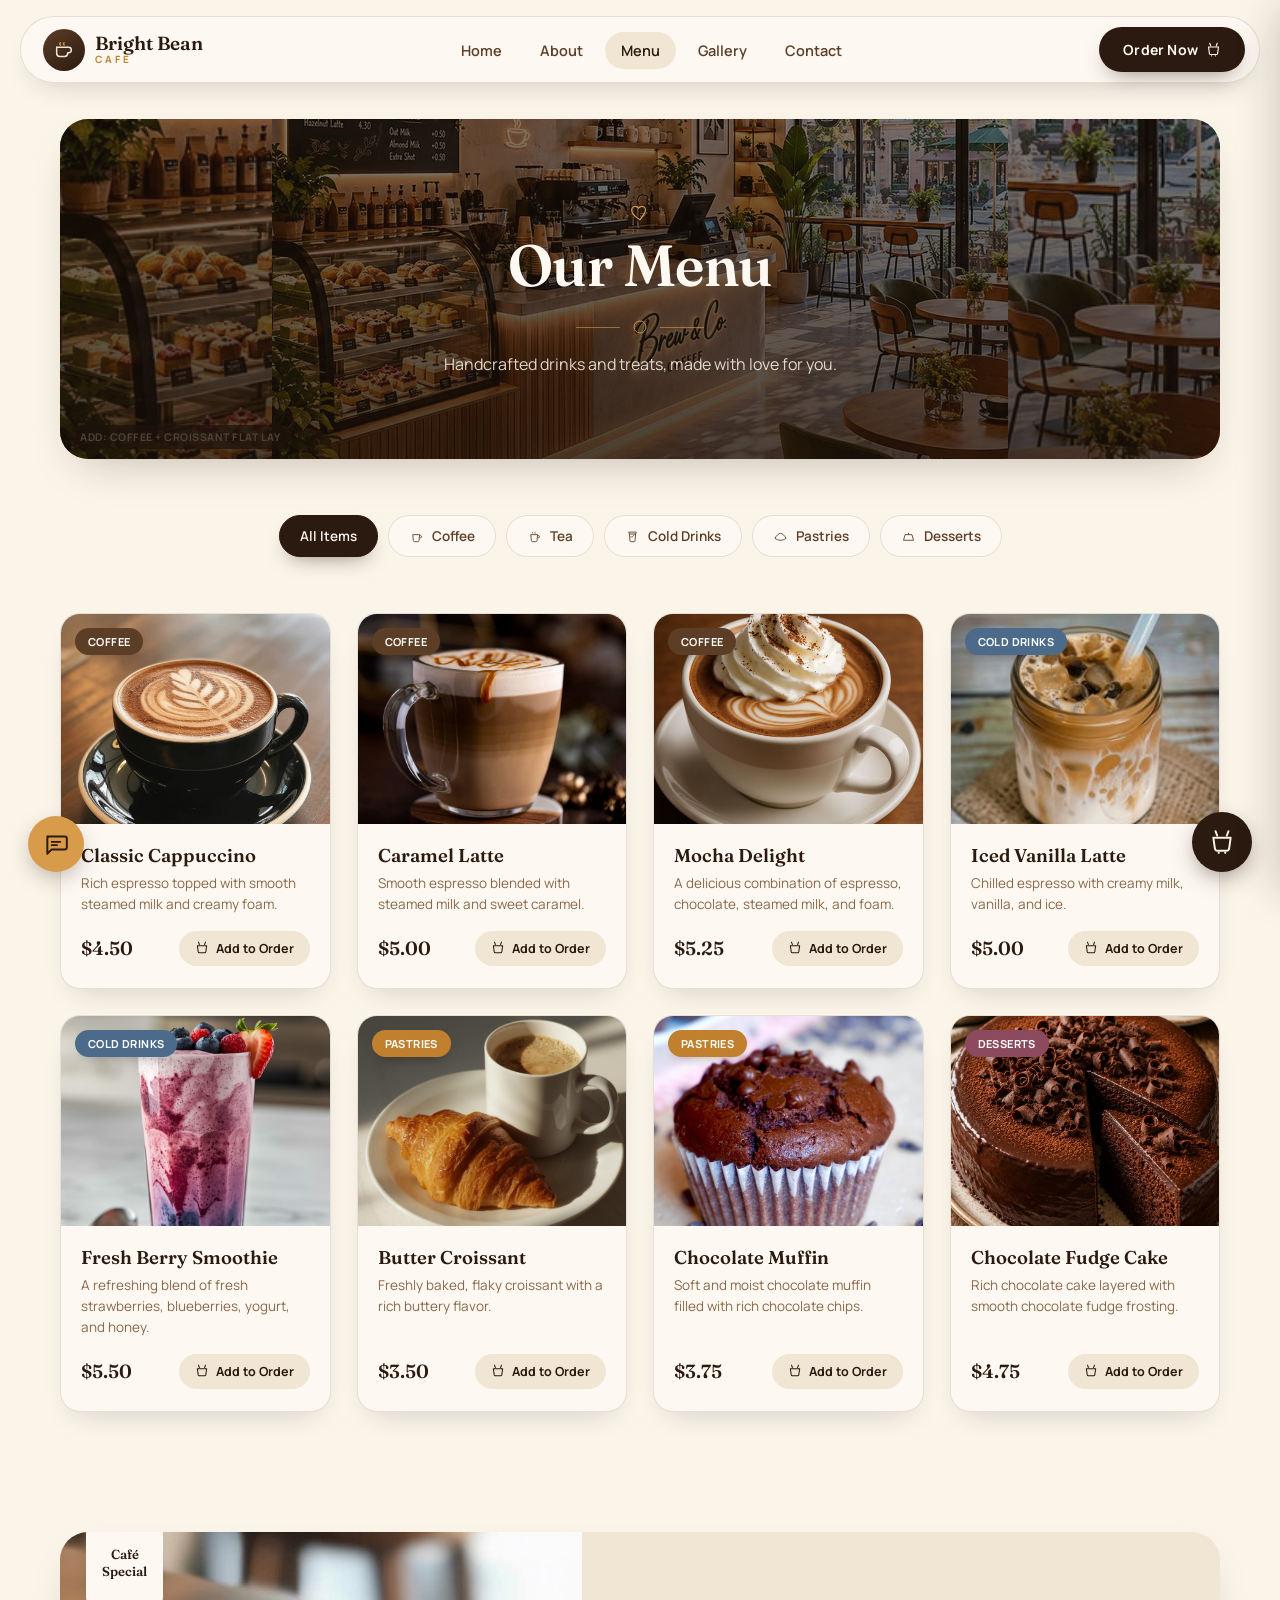
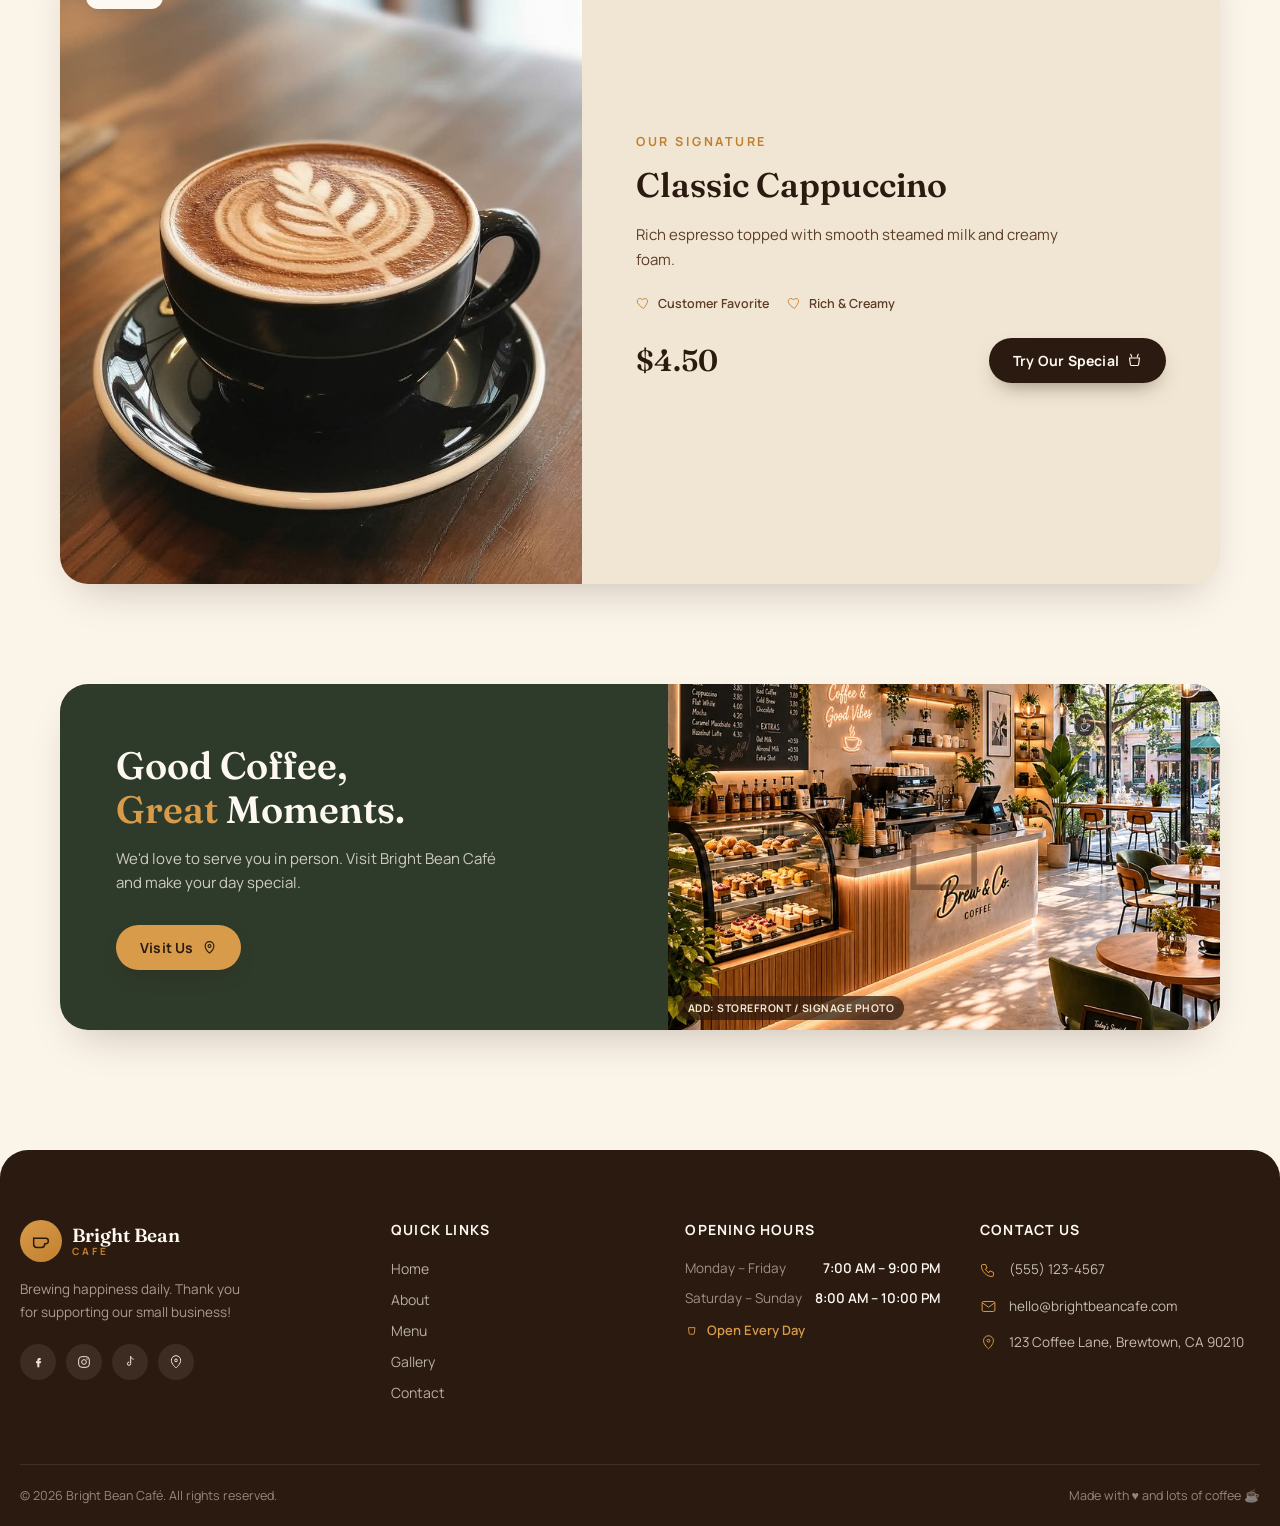
<file: html/menu.html>
<!DOCTYPE html>
<html lang="en">
<head>
<meta charset="UTF-8">
<meta name="viewport" content="width=device-width, initial-scale=1.0">
<title>Our Menu — Bright Bean Café</title>
<link rel="preconnect" href="https://fonts.googleapis.com">
<link href="https://fonts.googleapis.com/css2?family=Fraunces:ital,opsz,wght@0,9..144,300;0,9..144,500;0,9..144,600;0,9..144,700;1,9..144,500&family=Manrope:wght@400;500;600;700;800&display=swap" rel="stylesheet">
<link rel="stylesheet" href="../css/menu.css">
</head>
<body>

<!-- ============ NAVBAR ============ -->
<nav class="navbar">
  <div class="wrap">
    <a href="index.html" class="logo">
      <span class="logo-mark">
        <svg viewBox="0 0 24 24" fill="none"><path d="M4 9h13a3 3 0 0 1 0 6h-.5" stroke="#F1E6D3" stroke-width="1.6" stroke-linecap="round"/><path d="M4 9v6.5A3.5 3.5 0 0 0 7.5 19h5A3.5 3.5 0 0 0 16 15.5V15" stroke="#F1E6D3" stroke-width="1.6" stroke-linecap="round"/><path d="M8 4c-.8.8-.8 1.6 0 2.4M12 4c-.8.8-.8 1.6 0 2.4" stroke="#D89B4A" stroke-width="1.6" stroke-linecap="round"/></svg>
      </span>
      <span class="logo-text">
        <div class="brand">Bright Bean</div>
        <div class="sub">CAFÉ</div>
      </span>
    </a>

    <ul class="nav-links" id="navLinks">
      <li><a href="../index.html">Home</a></li>
      <li><a href="../index.html#about">About</a></li>
      <li><a href="menu.html" class="active">Menu</a></li>
      <li><a href="../gallery.html">Gallery</a></li>
      <li><a href="contact.html">Contact</a></li>
    </ul>

    <div class="nav-cta">
      <button class="btn btn-primary nav-order">Order Now
        <svg width="15" height="15" viewBox="0 0 24 24" fill="none"><path d="M6 2l1.5 4M18 2l-1.5 4M4 8h16l-1.5 10.5a2 2 0 0 1-2 1.5H7.5a2 2 0 0 1-2-1.5L4 8z" stroke="currentColor" stroke-width="1.8" stroke-linecap="round" stroke-linejoin="round"/><circle cx="9" cy="22" r="1" fill="currentColor"/><circle cx="15" cy="22" r="1" fill="currentColor"/></svg>
      </button>
      <button class="burger" id="burgerBtn" aria-label="Open menu"><span></span><span></span><span></span></button>
    </div>
  </div>
</nav>

<!-- ============ MENU HERO ============ -->
<header class="page-hero">
  <div class="wrap">
    <div class="page-hero-inner">
      <div class="ph" id="ph-hero" data-label="Add: coffee + croissant flat lay">
        <img src="../Images2/hero_back.jpg" alt="">
      </div>
      <div class="page-hero-overlay"></div>
      <div class="page-hero-content">
        <span class="leaf-icon">
          <svg width="20" height="20" viewBox="0 0 24 24" fill="none"><path d="M12 20s-7.5-4.5-9.5-9C1 7 3 4 6.3 4c2 0 3.4 1.1 4 2.2.6-1.1 2-2.2 4-2.2C17.6 4 19.6 7 18 10.7c-2 4.5-6 9.3-6 9.3z" stroke="#D89B4A" stroke-width="1.4" stroke-linejoin="round"/></svg>
        </span>
        <h1>Our Menu</h1>
        <div class="hero-divider"><span></span><svg width="16" height="16" viewBox="0 0 24 24" fill="none"><circle cx="12" cy="12" r="9" stroke="#D89B4A" stroke-width="1.3"/></svg><span></span></div>
        <p>Handcrafted drinks and treats, made with love for you.</p>
      </div>
    </div>
  </div>
</header>

<!-- ============ CATEGORY FILTER ============ -->
<section class="filter-section">
  <div class="wrap">
    <div class="filter-bar" id="filterBar">
      <button class="filter-btn active" data-category="All">All Items</button>
      <button class="filter-btn" data-category="Coffee">
        <svg width="15" height="15" viewBox="0 0 24 24" fill="none"><path d="M6 9h11l-1 9.5a2 2 0 0 1-2 1.8H9a2 2 0 0 1-2-1.8L6 9z" stroke="currentColor" stroke-width="1.4"/><path d="M17 10.5h1.2a1.8 1.8 0 0 1 0 3.6H17" stroke="currentColor" stroke-width="1.4"/></svg>
        Coffee
      </button>
      <button class="filter-btn" data-category="Tea">
        <svg width="15" height="15" viewBox="0 0 24 24" fill="none"><path d="M6 9h11l-1 9.5a2 2 0 0 1-2 1.8H9a2 2 0 0 1-2-1.8L6 9z" stroke="currentColor" stroke-width="1.4"/><path d="M17 10.5h1.2a1.8 1.8 0 0 1 0 3.6H17" stroke="currentColor" stroke-width="1.4"/><path d="M9 5c-.6.6-.6 1.2 0 1.8M13 5c-.6.6-.6 1.2 0 1.8" stroke="currentColor" stroke-width="1.4" stroke-linecap="round"/></svg>
        Tea
      </button>
      <button class="filter-btn" data-category="Cold Drinks">
        <svg width="15" height="15" viewBox="0 0 24 24" fill="none"><path d="M7 8h10l-1 11a1.5 1.5 0 0 1-1.5 1.3h-5A1.5 1.5 0 0 1 8 19L7 8z" stroke="currentColor" stroke-width="1.4"/><path d="M7 8L6 5h12l-1 3" stroke="currentColor" stroke-width="1.4" stroke-linecap="round"/><path d="M9 11.5l2 2 4-4.5" stroke="currentColor" stroke-width="1.2" stroke-linecap="round"/></svg>
        Cold Drinks
      </button>
      <button class="filter-btn" data-category="Pastries">
        <svg width="15" height="15" viewBox="0 0 24 24" fill="none"><path d="M3 15c3-5 6-8 9-8s6 3 9 8c-3 2-6 3-9 3s-6-1-9-3z" stroke="currentColor" stroke-width="1.4" stroke-linejoin="round"/></svg>
        Pastries
      </button>
      <button class="filter-btn" data-category="Desserts">
        <svg width="15" height="15" viewBox="0 0 24 24" fill="none"><path d="M4 18h16M4 18l2.5-9h11L20 18" stroke="currentColor" stroke-width="1.4" stroke-linejoin="round"/><path d="M12 9V6" stroke="currentColor" stroke-width="1.4"/></svg>
        Desserts
      </button>
    </div>
  </div>
</section>

<!-- ============ MENU GRID ============ -->
<section class="section menu-section">
  <div class="wrap">
    <div id="menuStatus" class="menu-status"></div>
    <div class="menu-grid" id="menuGrid"></div>
  </div>
</section>

<!-- ============ CAFÉ SPECIAL ============ -->
<section class="section special-section">
  <div class="wrap">
    <div class="special-card" id="specialCard">
      <!-- populated dynamically by js/menu.js -->
    </div>
  </div>
</section>

<!-- ============ CTA SECTION ============ -->
<section class="section" style="padding-top:0;">
  <div class="wrap">
    <div class="promo">
      <div class="promo-text">
        <h2>Good Coffee,<br><span>Great</span> Moments.</h2>
        <p>We'd love to serve you in person. Visit Bright Bean Café and make your day special.</p>
        <a href="contact.html" class="btn btn-caramel">Visit Us
          <svg width="15" height="15" viewBox="0 0 24 24" fill="none"><path d="M12 21s7-6.1 7-11.5A7 7 0 0 0 5 9.5C5 14.9 12 21 12 21z" stroke="currentColor" stroke-width="1.8" stroke-linejoin="round"/><circle cx="12" cy="9.5" r="2.3" stroke="currentColor" stroke-width="1.8"/></svg>
        </a>
      </div>
      <div class="ph" id="ph-promo" data-label="Add: storefront / signage photo">
        <svg viewBox="0 0 24 24" fill="none"><path d="M3 9l9-6 9 6" stroke="currentColor" stroke-width="1.3"/><path d="M5 9v10h14V9" stroke="currentColor" stroke-width="1.3"/></svg>
      </div>
    </div>
  </div>
</section>

<!-- ============ FOOTER ============ -->
<footer id="contact">
  <div class="wrap footer-top">
    <div class="footer-grid">
      <div class="footer-brand">
        <a href="index.html" class="logo">
          <span class="logo-mark">
            <svg viewBox="0 0 24 24" fill="none"><path d="M4 9h13a3 3 0 0 1 0 6h-.5" stroke="#2B1A10" stroke-width="1.6" stroke-linecap="round"/><path d="M4 9v6.5A3.5 3.5 0 0 0 7.5 19h5A3.5 3.5 0 0 0 16 15.5V15" stroke="#2B1A10" stroke-width="1.6" stroke-linecap="round"/></svg>
          </span>
          <span class="logo-text">
            <div class="brand">Bright Bean</div>
            <div class="sub">CAFÉ</div>
          </span>
        </a>
        <p>Brewing happiness daily. Thank you for supporting our small business!</p>
        <div class="social-row">
          <a href="#" aria-label="Facebook"><svg viewBox="0 0 24 24" fill="none"><path d="M14 9h2V6h-2a3 3 0 0 0-3 3v2H9v3h2v6h3v-6h2l1-3h-3v-1.5c0-.5.3-.5.5-.5z" fill="#F1E6D3"/></svg></a>
          <a href="#" aria-label="Instagram"><svg viewBox="0 0 24 24" fill="none"><rect x="4" y="4" width="16" height="16" rx="5" stroke="#F1E6D3" stroke-width="1.5"/><circle cx="12" cy="12" r="3.5" stroke="#F1E6D3" stroke-width="1.5"/><circle cx="16.5" cy="7.5" r="1" fill="#F1E6D3"/></svg></a>
          <a href="#" aria-label="TikTok"><svg viewBox="0 0 24 24" fill="none"><path d="M13 4v10.5a2.5 2.5 0 1 1-2.5-2.5" stroke="#F1E6D3" stroke-width="1.5" stroke-linecap="round"/><path d="M13 4c.3 2 2 3.5 4 3.7" stroke="#F1E6D3" stroke-width="1.5" stroke-linecap="round"/></svg></a>
          <a href="#" aria-label="Location"><svg viewBox="0 0 24 24" fill="none"><path d="M12 21s7-6.1 7-11.5A7 7 0 0 0 5 9.5C5 14.9 12 21 12 21z" stroke="#F1E6D3" stroke-width="1.5" stroke-linejoin="round"/><circle cx="12" cy="9.5" r="2" stroke="#F1E6D3" stroke-width="1.5"/></svg></a>
        </div>
      </div>

      <div class="footer-col">
        <h4>Quick Links</h4>
        <ul>
          <li><a href="index.html">Home</a></li>
          <li><a href="about.html">About</a></li>
          <li><a href="menu.html">Menu</a></li>
          <li><a href="gallery.html">Gallery</a></li>
          <li><a href="contact.html">Contact</a></li>
        </ul>
      </div>

      <div class="footer-col">
        <h4>Opening Hours</h4>
        <div class="hours-row"><span>Monday – Friday</span><span>7:00 AM – 9:00 PM</span></div>
        <div class="hours-row"><span>Saturday – Sunday</span><span>8:00 AM – 10:00 PM</span></div>
        <div class="hours-note">
          <svg width="14" height="14" viewBox="0 0 24 24" fill="none"><path d="M6 8h11l-1 9.5a2 2 0 0 1-2 1.8H9a2 2 0 0 1-2-1.8L6 8z" stroke="currentColor" stroke-width="1.6"/></svg>
          Open Every Day
        </div>
      </div>

      <div class="footer-col">
        <h4>Contact Us</h4>
        <div class="contact-item">
          <svg viewBox="0 0 24 24" fill="none"><path d="M4 5h4l2 5-2.5 1.5a11 11 0 0 0 5 5L14 14l5 2v4a2 2 0 0 1-2 2C9.5 22 2 14.5 2 7a2 2 0 0 1 2-2z" stroke="currentColor" stroke-width="1.4"/></svg>
          <span>(555) 123-4567</span>
        </div>
        <div class="contact-item">
          <svg viewBox="0 0 24 24" fill="none"><rect x="3" y="5" width="18" height="14" rx="2" stroke="currentColor" stroke-width="1.4"/><path d="M3 6.5l9 6.5 9-6.5" stroke="currentColor" stroke-width="1.4"/></svg>
          <span>hello@brightbeancafe.com</span>
        </div>
        <div class="contact-item">
          <svg viewBox="0 0 24 24" fill="none"><path d="M12 21s7-6.1 7-11.5A7 7 0 0 0 5 9.5C5 14.9 12 21 12 21z" stroke="currentColor" stroke-width="1.4" stroke-linejoin="round"/><circle cx="12" cy="9.5" r="2" stroke="currentColor" stroke-width="1.4"/></svg>
          <span>123 Coffee Lane, Brewtown, CA 90210</span>
        </div>
      </div>
    </div>
  </div>

  <div class="wrap footer-bottom">
    <span>© 2026 Bright Bean Café. All rights reserved.</span>
    <span>Made with ♥ and lots of coffee ☕</span>
  </div>
</footer>

<script src="../js/menu.js"></script>
<script src="../js/cart.js"></script>
<script src="../js/chat-widget.js"></script>
</body>
</html>
</file>
<file: css/menu.css>
/* ==================================================
   BRIGHT BEAN CAFÉ — MENU PAGE STYLES
   ==================================================
   IMAGE SLOTS
   ------------------------------------------------
   Two kinds of image spots on this page:
   1) Layout placeholders (hero banner, CTA banner) —
      each is a <div class="ph" id="ph-..."> block.
      Add your photo by setting a background-image on
      that id in the "IMAGE HOOKS" block at the bottom
      of this file.
   2) Menu item photos — these come from the "image"
      field in data/menu.json (e.g. "images/caramel-latte.jpg").
      Just drop matching files into the /images folder.
      If a file is missing, js/menu.js automatically
      swaps in a placeholder so the layout never breaks.
   ================================================== */

:root{
  --cream:        #FBF4E9;
  --cream-soft:    #FDF9F2;
  --beige:        #F1E6D3;
  --coffee-950:   #2B1A10;
  --coffee-900:   #3B2415;
  --coffee-700:   #5C3D26;
  --coffee-500:   #8A6748;
  --caramel:      #D89B4A;
  --caramel-dark: #C1802E;
  --green:        #2F3B2A;
  --green-soft:   #4B5B41;
  --blue-soft:    #4C6B8A;
  --line:         rgba(59,36,21,0.12);
  --shadow-soft:  0 20px 45px -20px rgba(43,26,16,0.28);
  --shadow-card:  0 14px 30px -16px rgba(43,26,16,0.22);
  --radius-lg:    28px;
  --radius-md:    20px;
  --radius-sm:    14px;
  --font-display: "Fraunces", Georgia, serif;
  --font-body:    "Manrope", sans-serif;
}

*{ box-sizing:border-box; margin:0; padding:0; }
html{ scroll-behavior:smooth; }
body{
  font-family:var(--font-body);
  color:var(--coffee-950);
  background:var(--cream);
  -webkit-font-smoothing:antialiased;
  overflow-x:hidden;
}
img{ max-width:100%; display:block; }
a{ color:inherit; text-decoration:none; }
button{ font-family:inherit; cursor:pointer; border:none; }
ul{ list-style:none; }
.wrap{ max-width:1240px; margin:0 auto; padding:0 40px; }

.eyebrow{
  display:inline-flex; align-items:center; gap:10px;
  font-weight:700; font-size:12.5px;
  letter-spacing:2.5px; text-transform:uppercase; color:var(--caramel-dark);
}

/* generic placeholder styling (layout images) */
.ph{
  position:relative;
  display:flex; align-items:center; justify-content:center;
  background:
    url("../images/hero_back.jpg");
  color:var(--coffee-700);
  background-size:cover; background-position:center;
  overflow:hidden;
}
.ph::after{
  content:attr(data-label);
  position:absolute; bottom:10px; left:10px;
  font-size:10.5px; font-weight:700;
  letter-spacing:.5px; text-transform:uppercase;
  background:rgba(43,26,16,0.72); color:#F6E9D4;
  padding:5px 10px; border-radius:20px;
  pointer-events:none;
}
.ph svg{ width:30%; height:30%; opacity:.55; }

/* ============ NAVBAR ============ */
.navbar{ position:sticky; top:0; z-index:100; padding:16px 0; }
.navbar .wrap{
  display:flex; align-items:center; justify-content:space-between;
  background:rgba(253,249,242,0.9);
  backdrop-filter:blur(14px);
  border:1px solid var(--line);
  border-radius:100px;
  padding:10px 14px 10px 22px;
  box-shadow:var(--shadow-card);
}
.logo{ display:flex; align-items:center; gap:10px; }
.logo-mark{
  width:42px; height:42px; border-radius:50%;
  background:linear-gradient(145deg, var(--coffee-700), var(--coffee-950));
  display:flex; align-items:center; justify-content:center;
  flex-shrink:0;
}
.logo-mark svg{ width:22px; height:22px; }
.logo-text{ line-height:1.05; }
.logo-text .brand{ font-family:var(--font-display); font-weight:600; font-size:19px; color:var(--coffee-950); }
.logo-text .sub{ font-size:10px; letter-spacing:3px; color:var(--caramel-dark); font-weight:700; }

.nav-links{ display:flex; align-items:center; gap:6px; }
.nav-links a{
  font-size:14.5px; font-weight:600; color:var(--coffee-700);
  padding:9px 16px; border-radius:100px;
  transition:color .2s ease, background .2s ease;
}
.nav-links a:hover{ color:var(--coffee-950); background:var(--beige); }
.nav-links a.active{ color:var(--coffee-950); background:var(--beige); }

.btn{
  display:inline-flex; align-items:center; justify-content:center; gap:8px;
  font-weight:700; font-size:14px; letter-spacing:.2px;
  border-radius:100px; padding:13px 24px;
  transition:transform .25s ease, box-shadow .25s ease, background .25s ease, color .25s ease;
  white-space:nowrap;
}
.btn-primary{ background:var(--coffee-950); color:var(--cream-soft); box-shadow:0 10px 22px -10px rgba(43,26,16,0.55); }
.btn-primary:hover{ transform:translateY(-2px); box-shadow:0 16px 28px -12px rgba(43,26,16,0.6); }
.btn-caramel{ background:var(--caramel); color:var(--coffee-950); box-shadow:0 10px 22px -10px rgba(43,26,16,0.4); }
.btn-caramel:hover{ transform:translateY(-2px); background:var(--caramel-dark); }
.btn-outline{ background:var(--cream-soft); color:var(--coffee-950); border:1.5px solid var(--line); }
.btn-outline:hover{ background:var(--coffee-950); color:var(--cream-soft); transform:translateY(-2px); }

.nav-cta{ display:flex; align-items:center; gap:10px; }
.burger{
  display:none; width:42px; height:42px; border-radius:50%;
  background:var(--coffee-950); align-items:center; justify-content:center;
  flex-direction:column; gap:4px;
}
.burger span{ width:16px; height:2px; background:var(--cream); border-radius:2px; }

/* ============ MENU HERO ============ */
.page-hero{ padding:20px 0 0; }
.page-hero-inner{
  position:relative; border-radius:var(--radius-lg); overflow:hidden;
  min-height:340px; display:flex; align-items:center; justify-content:center;
  text-align:center; box-shadow:var(--shadow-soft);
}
.page-hero-inner .ph{ position:absolute; inset:0; z-index:0; }
.page-hero-overlay{ position:absolute; inset:0; z-index:1; background:linear-gradient(180deg, rgba(24,15,9,0.55), rgba(24,15,9,0.78)); }
.page-hero-content{ position:relative; z-index:2; color:var(--cream-soft); padding:50px 24px; }
.leaf-icon{ display:inline-flex; margin-bottom:6px; }
.page-hero-content h1{
  font-family:var(--font-display); font-weight:600;
  font-size:clamp(38px, 6vw, 58px); letter-spacing:-0.5px;
}
.hero-divider{ display:flex; align-items:center; justify-content:center; gap:12px; margin:18px 0; }
.hero-divider span{ width:44px; height:1px; background:rgba(216,155,74,0.6); }
.page-hero-content p{ font-size:16px; color:rgba(251,244,233,0.85); }

/* ============ CATEGORY FILTER ============ */
.filter-section{ padding:56px 0 0; }
.filter-bar{
  display:flex; flex-wrap:wrap; justify-content:center; gap:10px;
}
.filter-btn{
  display:inline-flex; align-items:center; gap:8px;
  background:var(--cream-soft); border:1px solid var(--line);
  color:var(--coffee-700); font-weight:600; font-size:13.5px;
  padding:11px 20px; border-radius:100px;
  transition:all .25s ease;
}
.filter-btn:hover{ border-color:var(--caramel); color:var(--coffee-950); transform:translateY(-2px); }
.filter-btn.active{
  background:var(--coffee-950); color:var(--cream-soft); border-color:var(--coffee-950);
  box-shadow:0 10px 20px -10px rgba(43,26,16,0.5);
}

/* ============ MENU GRID ============ */
.section{ padding:100px 0; }
.menu-section{ padding-top:56px; }
.menu-status{ text-align:center; font-size:14px; color:var(--coffee-500); padding:20px 0; }
.menu-status.error{ color:#B24A3C; }
.menu-status.hidden{ display:none; }

.menu-grid{
  display:grid; grid-template-columns:repeat(4, 1fr); gap:26px;
}
.menu-card{
  background:var(--cream-soft); border-radius:var(--radius-md);
  overflow:hidden; border:1px solid var(--line);
  box-shadow:var(--shadow-card);
  transition:transform .35s ease, box-shadow .35s ease, opacity .3s ease;
  display:flex; flex-direction:column;
}
.menu-card:hover{ transform:translateY(-8px); box-shadow:0 26px 40px -20px rgba(43,26,16,0.32); }

.menu-card-media{
  position:relative; height:210px; overflow:hidden;
}
.menu-card-media img{
  width:100%; height:100%; object-fit:cover;
  transition:transform .55s ease;
}
.menu-card:hover .menu-card-media img{ transform:scale(1.08); }
.menu-card-media .ph{ position:absolute; inset:0; }

.category-badge{
  position:absolute; top:14px; left:14px; z-index:2;
  font-size:11px; font-weight:700; letter-spacing:.4px; text-transform:uppercase;
  padding:6px 13px; border-radius:100px;
  color:#fff;
  box-shadow:0 6px 14px -6px rgba(0,0,0,0.35);
}
.badge-coffee{ background:var(--coffee-700); }
.badge-tea{ background:var(--green-soft); }
.badge-cold-drinks{ background:var(--blue-soft); }
.badge-pastries{ background:var(--caramel-dark); }
.badge-desserts{ background:#8C4A5E; }

.menu-card-body{ padding:20px 20px 22px; display:flex; flex-direction:column; flex:1; }
.menu-card-body h3{
  font-family:var(--font-display); font-weight:600; font-size:18.5px; margin-bottom:6px;
}
.menu-card-body p{
  font-size:13.5px; color:var(--coffee-500); line-height:1.55; flex:1; margin-bottom:16px;
}
.menu-card-foot{ display:flex; align-items:center; justify-content:space-between; gap:10px; }
.price{ font-family:var(--font-display); font-weight:600; font-size:19px; color:var(--coffee-950); }
.add-order-btn{
  display:inline-flex; align-items:center; gap:7px;
  background:var(--beige); color:var(--coffee-950); font-weight:700; font-size:12.5px;
  padding:9px 16px; border-radius:100px;
  transition:background .2s ease, color .2s ease, transform .2s ease;
}
.add-order-btn:hover{ background:var(--coffee-950); color:var(--cream-soft); }
.add-order-btn.added{ background:var(--green); color:var(--cream-soft); }
.add-order-btn svg{ width:14px; height:14px; }

/* card entrance animation */
.menu-card{ opacity:0; transform:translateY(16px) scale(0.98); }
.menu-card.visible{
  opacity:1; transform:translateY(0) scale(1);
  transition:opacity .4s ease, transform .4s ease;
}

/* ============ CAFÉ SPECIAL ============ */
.special-section{ padding-top:20px; }
.special-card{
  position:relative;
  display:grid; grid-template-columns:0.9fr 1.1fr;
  background:var(--beige);
  border-radius:var(--radius-lg);
  overflow:hidden;
  box-shadow:var(--shadow-soft);
  min-height:340px;
}
.special-media{ position:relative; }
.special-media .ph, .special-media img{ width:100%; height:100%; min-height:340px; object-fit:cover; }
.special-ribbon{
  position:absolute; top:0; left:26px;
  background:var(--cream-soft); color:var(--coffee-950);
  font-family:var(--font-display); font-weight:600; font-size:13px; text-align:center;
  padding:14px 16px 30px; border-radius:0 0 12px 12px;
  box-shadow:0 8px 18px -8px rgba(0,0,0,0.25);
  line-height:1.3; z-index:2;
}
.special-content{
  padding:52px 54px; display:flex; flex-direction:column; justify-content:center;
  position:relative;
}
.special-content .eyebrow{ margin-bottom:14px; }
.special-content h2{
  font-family:var(--font-display); font-weight:600;
  font-size:clamp(26px, 3vw, 34px); margin-bottom:16px;
}
.special-content p{ font-size:15px; color:var(--coffee-700); line-height:1.7; margin-bottom:22px; max-width:440px; }
.special-tags{ display:flex; flex-wrap:wrap; gap:18px; margin-bottom:26px; }
.special-tags span{
  display:inline-flex; align-items:center; gap:7px;
  font-size:12.5px; font-weight:600; color:var(--coffee-700);
}
.special-tags svg{ width:15px; height:15px; color:var(--caramel-dark); }
.special-bottom{ display:flex; align-items:center; justify-content:space-between; gap:20px; flex-wrap:wrap; }
.special-price{ font-family:var(--font-display); font-weight:600; font-size:30px; color:var(--coffee-950); }

/* ============ CTA / PROMO ============ */
.promo{
  border-radius:var(--radius-lg); background:var(--green);
  display:grid; grid-template-columns:1.1fr 1fr; align-items:stretch;
  overflow:hidden; box-shadow:var(--shadow-soft); position:relative;
}
.promo-text{ padding:60px 56px; color:var(--cream-soft); align-self:center; }
.promo-text h2{
  font-family:var(--font-display); font-weight:600; font-size:clamp(28px, 3.4vw, 38px);
  line-height:1.15; margin-bottom:16px;
}
.promo-text h2 span{ color:var(--caramel); }
.promo-text p{ font-size:15px; color:rgba(251,244,233,0.78); margin-bottom:30px; line-height:1.6; max-width:380px; }
.promo .ph{ min-height:280px; }

/* ============ FOOTER ============ */
footer{ background:var(--coffee-950); color:rgba(251,244,233,0.75); margin-top:20px; border-radius:var(--radius-lg) var(--radius-lg) 0 0; }
.footer-top{ padding:70px 0 50px; }
.footer-grid{ display:grid; grid-template-columns:1.3fr 1fr 1fr 1.1fr; gap:40px; }
.footer-brand .logo-text .brand{ color:var(--cream-soft); }
.footer-brand p{ font-size:13.5px; line-height:1.7; margin:16px 0 20px; max-width:230px; color:rgba(251,244,233,0.6); }
.footer-brand .logo-mark{ background:linear-gradient(145deg, var(--caramel), var(--caramel-dark)); }
.social-row{ display:flex; gap:10px; }
.social-row a{
  width:36px; height:36px; border-radius:50%; background:rgba(251,244,233,0.08);
  display:flex; align-items:center; justify-content:center; transition:background .2s ease, transform .2s ease;
}
.social-row a:hover{ background:var(--caramel); transform:translateY(-3px); }
.social-row svg{ width:16px; height:16px; }
.footer-col h4{
  font-size:14px; font-weight:700; color:var(--cream-soft);
  text-transform:uppercase; letter-spacing:1.2px; margin-bottom:20px;
}
.footer-col ul li{ margin-bottom:12px; font-size:14px; }
.footer-col ul li a{ color:rgba(251,244,233,0.68); transition:color .2s ease, padding-left .2s ease; }
.footer-col ul li a:hover{ color:var(--caramel); padding-left:4px; }
.hours-row{ display:flex; justify-content:space-between; font-size:13.5px; margin-bottom:12px; gap:10px; }
.hours-row span:first-child{ color:rgba(251,244,233,0.55); }
.hours-row span:last-child{ font-weight:600; color:var(--cream-soft); text-align:right; }
.hours-note{ display:flex; align-items:center; gap:8px; font-size:13px; color:var(--caramel); margin-top:14px; font-weight:600; }
.contact-item{ display:flex; align-items:flex-start; gap:12px; margin-bottom:16px; font-size:13.5px; line-height:1.5; }
.contact-item svg{ width:17px; height:17px; flex-shrink:0; margin-top:2px; color:var(--caramel); }
.footer-bottom{
  border-top:1px solid rgba(251,244,233,0.1); padding:22px 0;
  display:flex; justify-content:space-between; align-items:center;
  font-size:12.5px; color:rgba(251,244,233,0.5);
}

/* ============ RESPONSIVE ============ */
@media (max-width:980px){
  .wrap{ padding:0 24px; }
  .menu-grid{ grid-template-columns:repeat(2, 1fr); }
  .special-card{ grid-template-columns:1fr; }
  .special-media .ph, .special-media img{ min-height:240px; }
  .special-content{ padding:40px 34px; }
  .promo{ grid-template-columns:1fr; }
  .promo .ph{ min-height:220px; order:-1; }
  .footer-grid{ grid-template-columns:1fr 1fr; }
}
@media (max-width:760px){
  .nav-links{
    position:absolute; top:calc(100% + 10px); left:0; right:0;
    background:var(--cream-soft); border:1px solid var(--line); border-radius:20px;
    flex-direction:column; align-items:stretch; padding:12px; gap:2px;
    box-shadow:var(--shadow-card); display:none;
  }
  .nav-links.open{ display:flex; }
  .nav-links a{ padding:12px 16px; }
  .burger{ display:flex; }
  .btn-primary.nav-order{ display:none; }
  .filter-bar{ justify-content:flex-start; overflow-x:auto; flex-wrap:nowrap; padding-bottom:8px; -webkit-overflow-scrolling:touch; }
  .filter-btn{ flex-shrink:0; }
  .menu-grid{ grid-template-columns:1fr; }
  .section{ padding:70px 0; }
  .promo-text{ padding:40px 28px; }
  .footer-grid{ grid-template-columns:1fr; gap:34px; }
  .footer-bottom{ flex-direction:column; gap:8px; text-align:center; }
  .special-bottom{ align-items:flex-start; }
}

/* ============ IMAGE HOOKS (layout placeholders only) ============
   Uncomment / edit once you have a photo.
--------------------------------------------------------- */
/* #ph-hero  { background-image:url('../images/menu-hero.jpg'); } */
/* #ph-promo { background-image:url('../images/storefront.jpg'); } */
</file>
